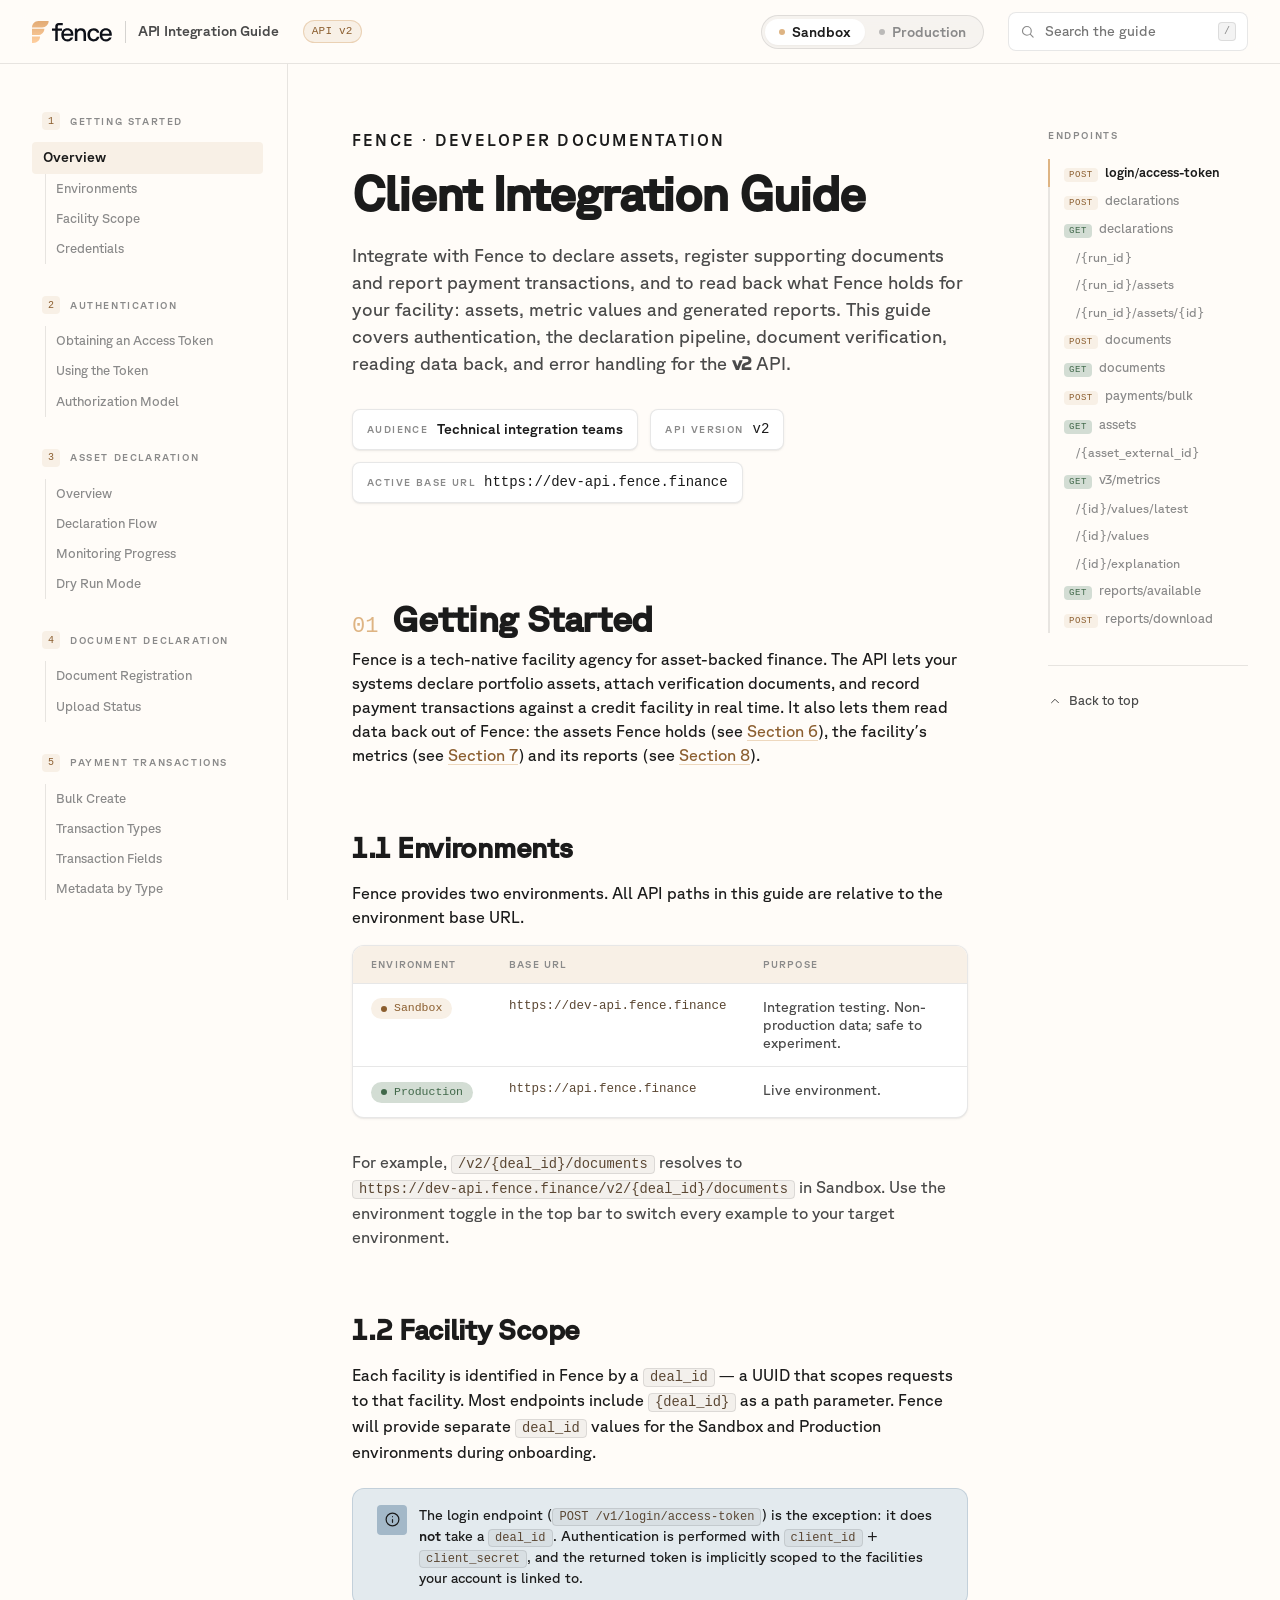
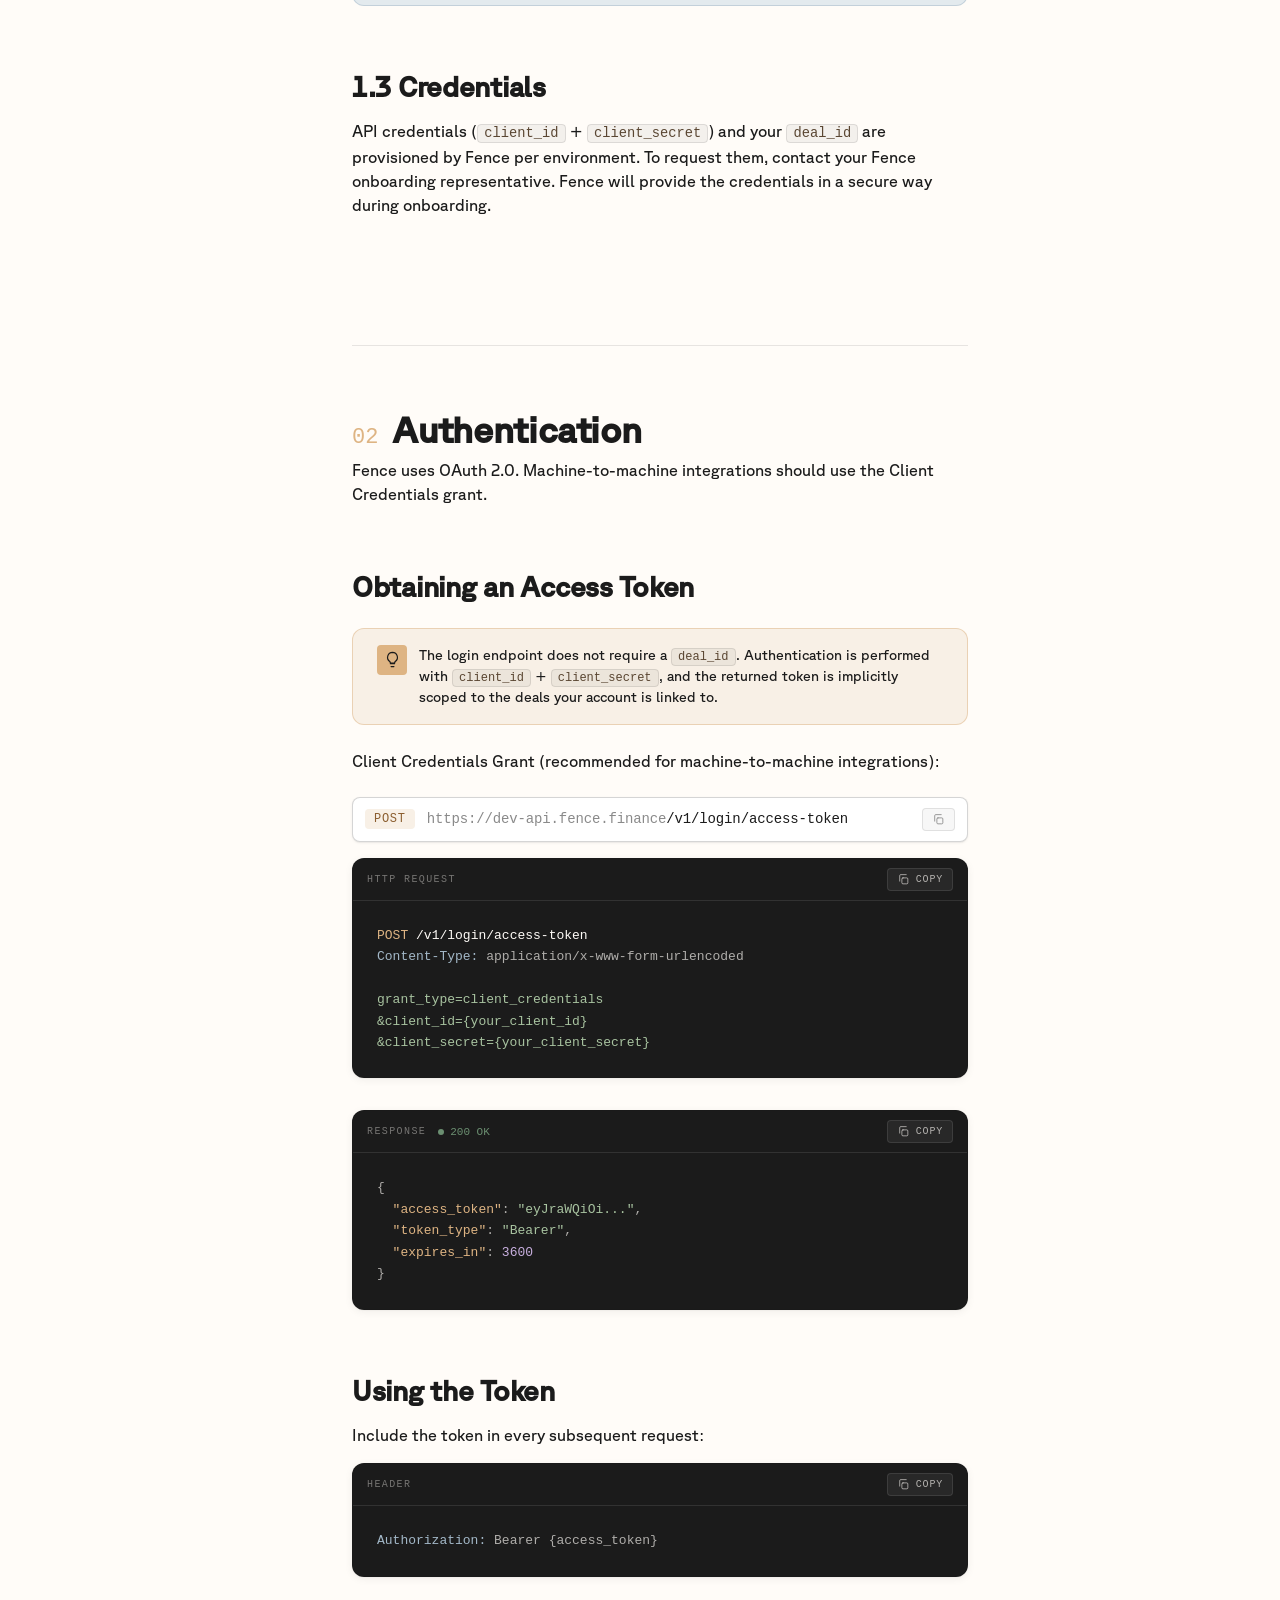
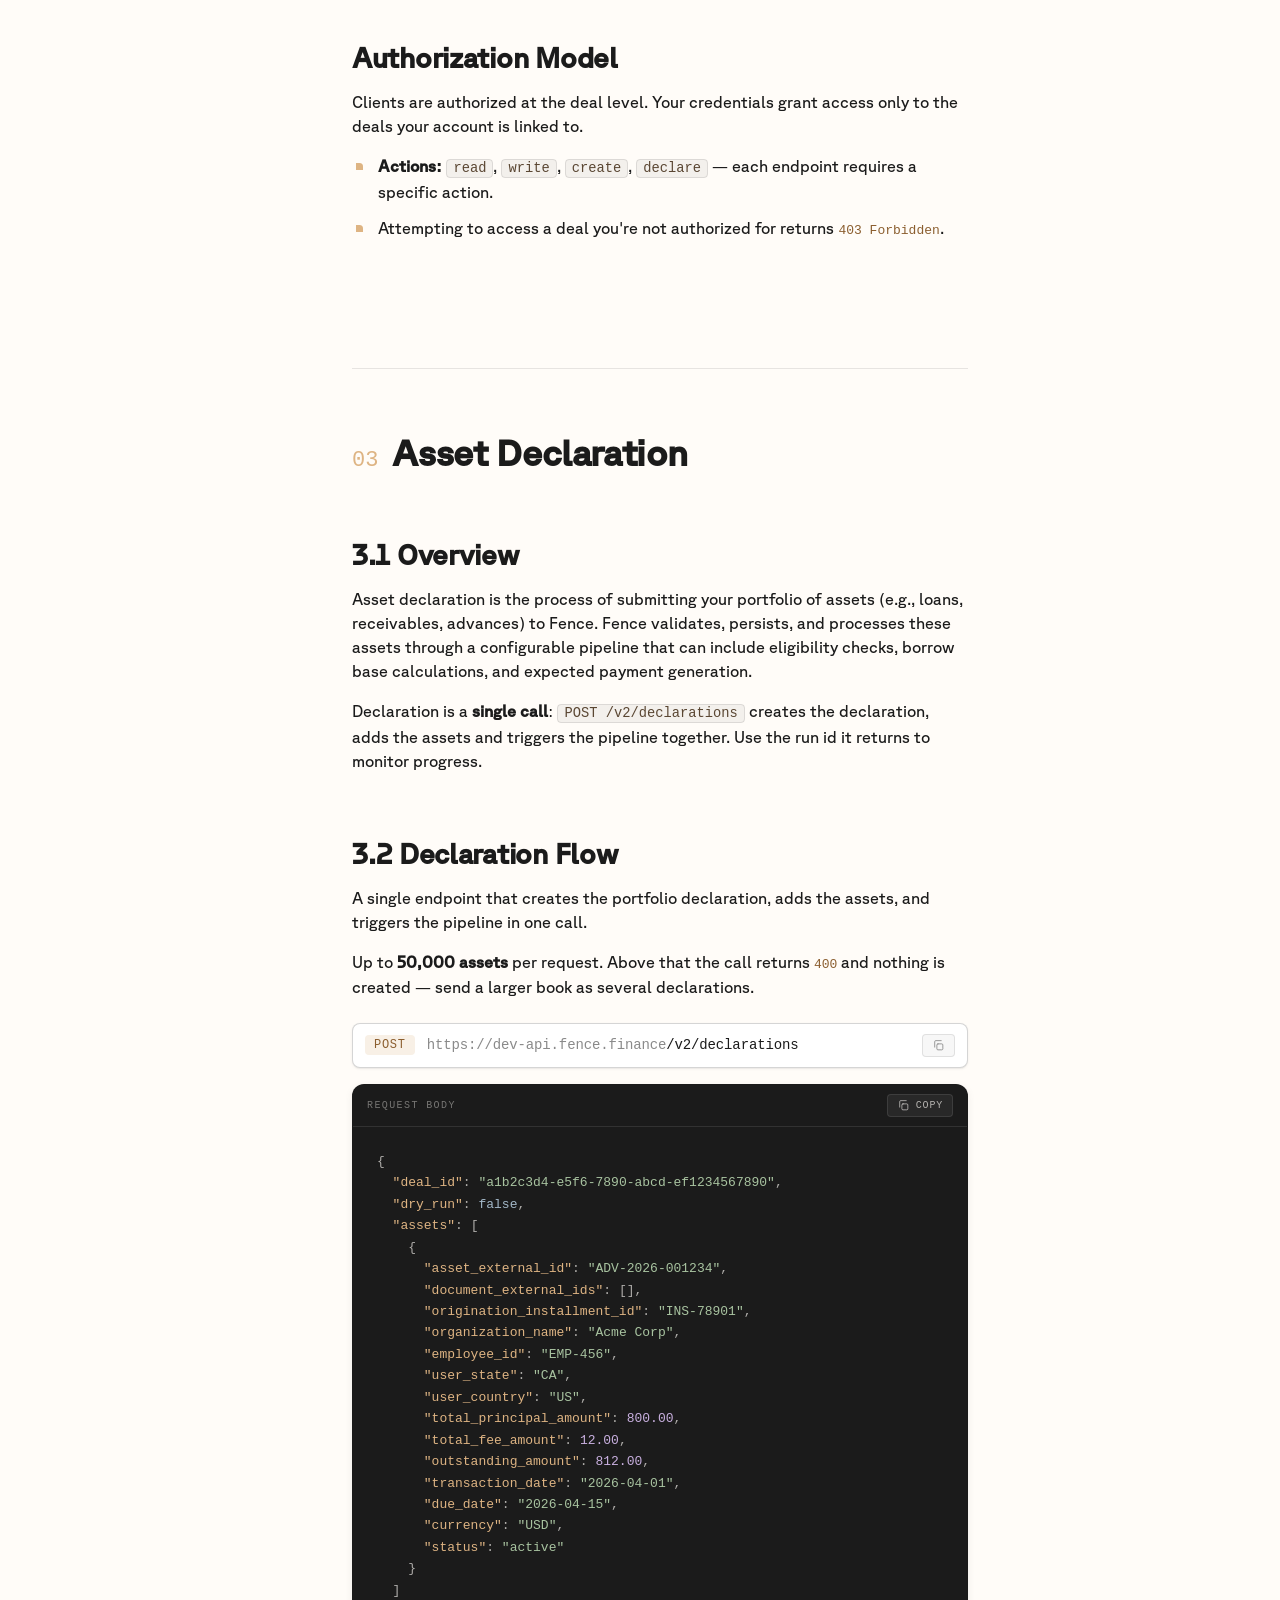
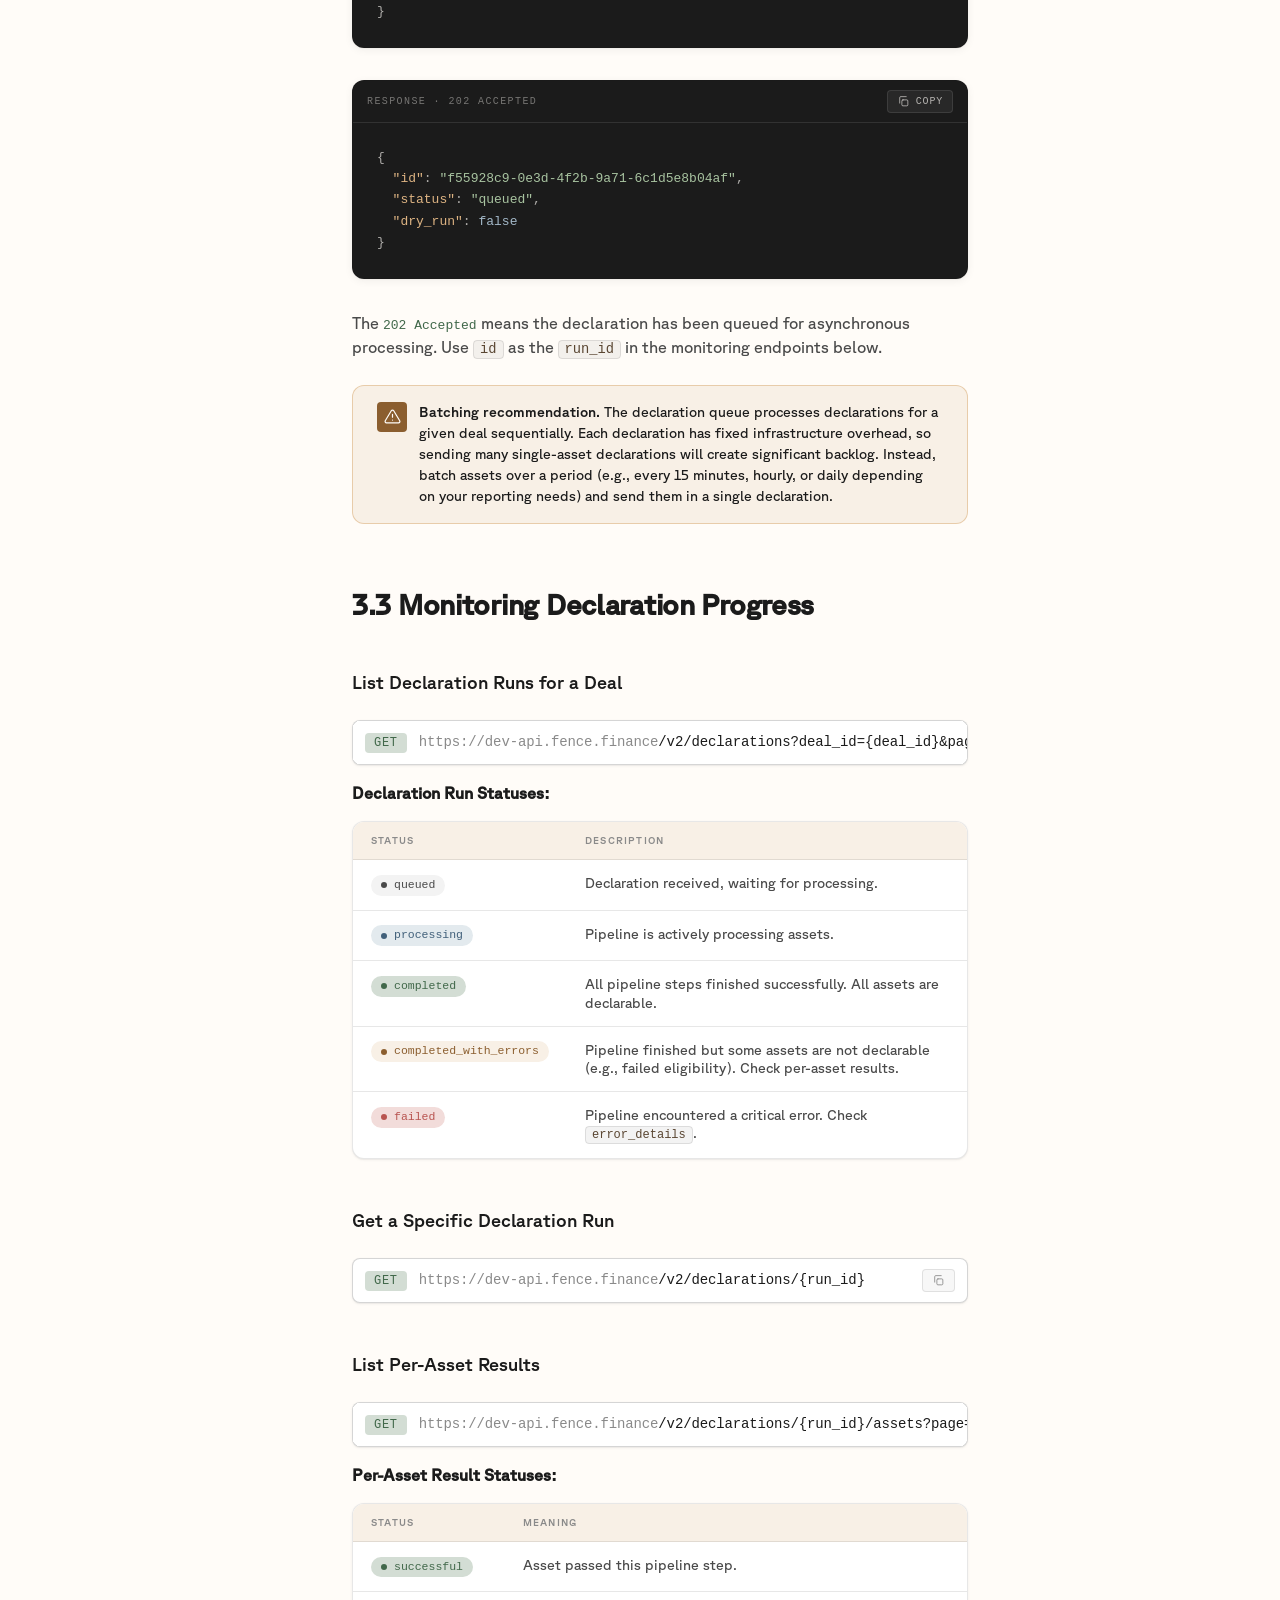
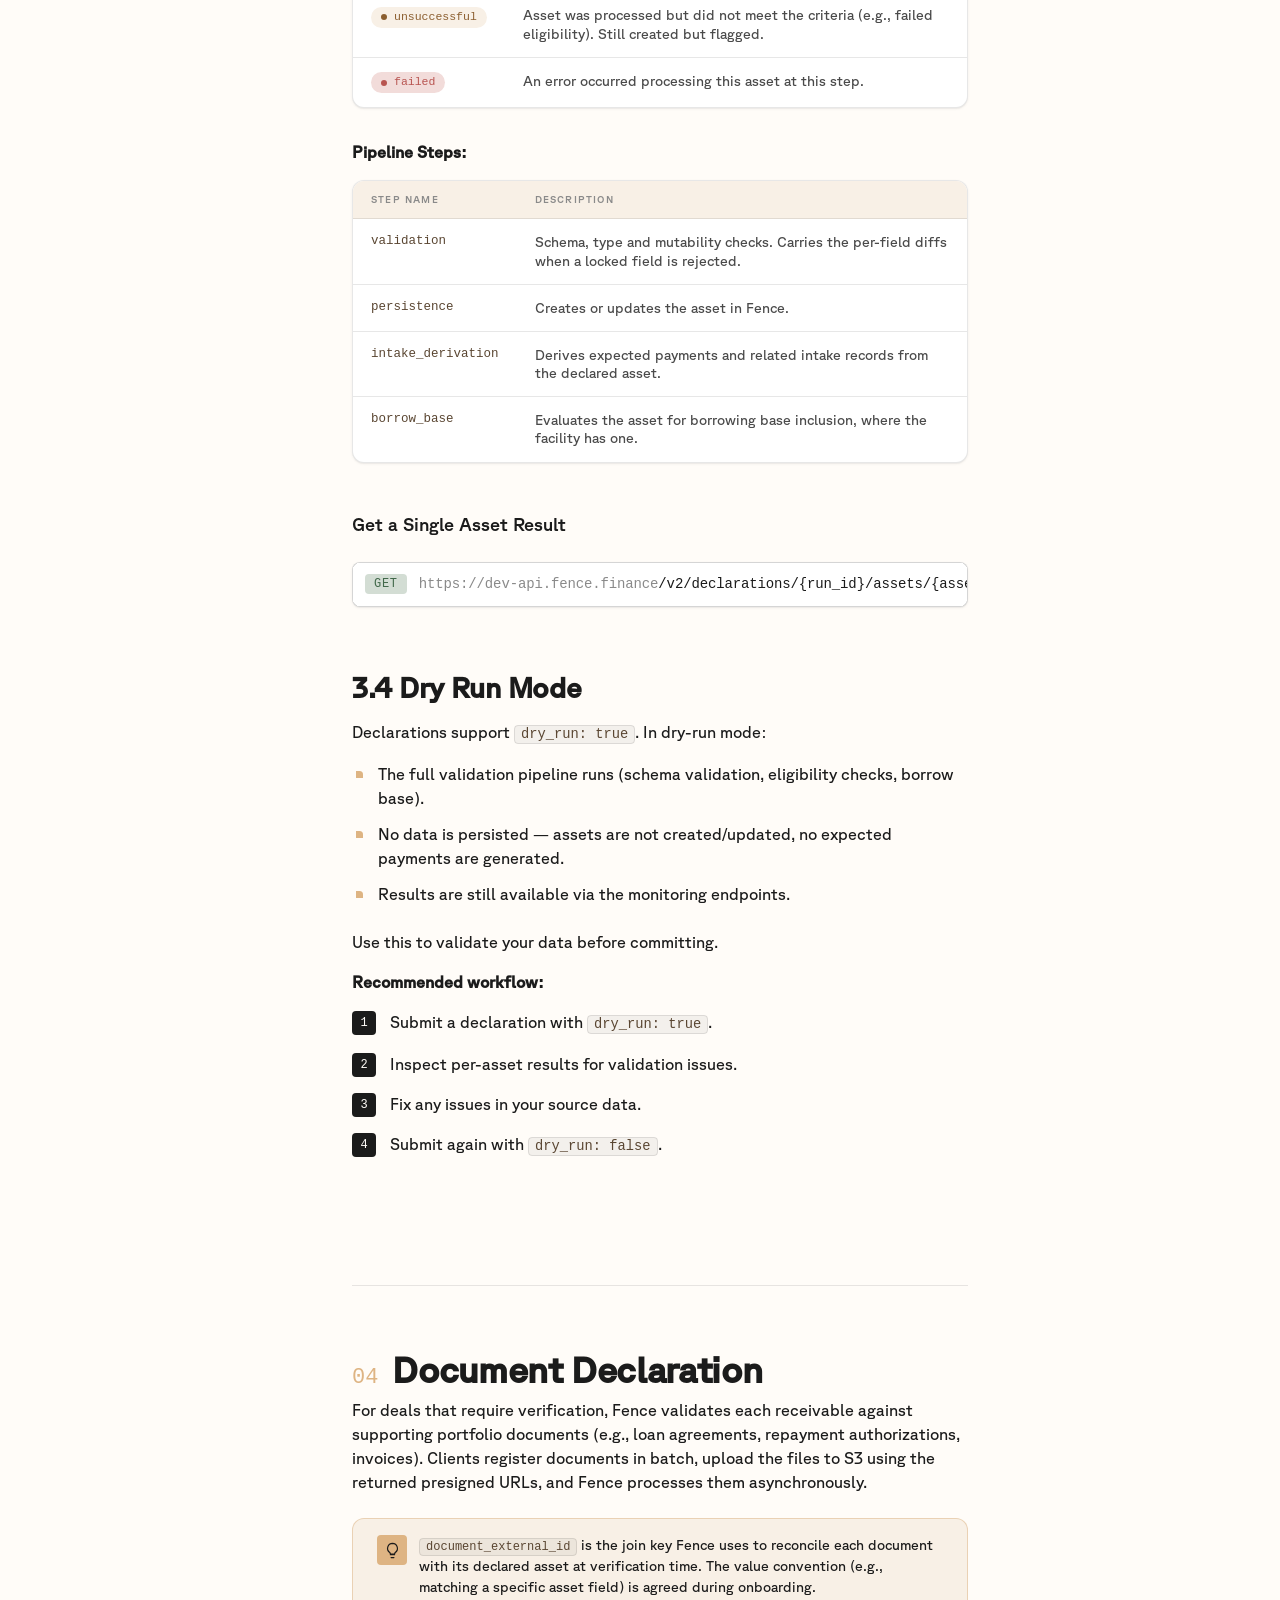
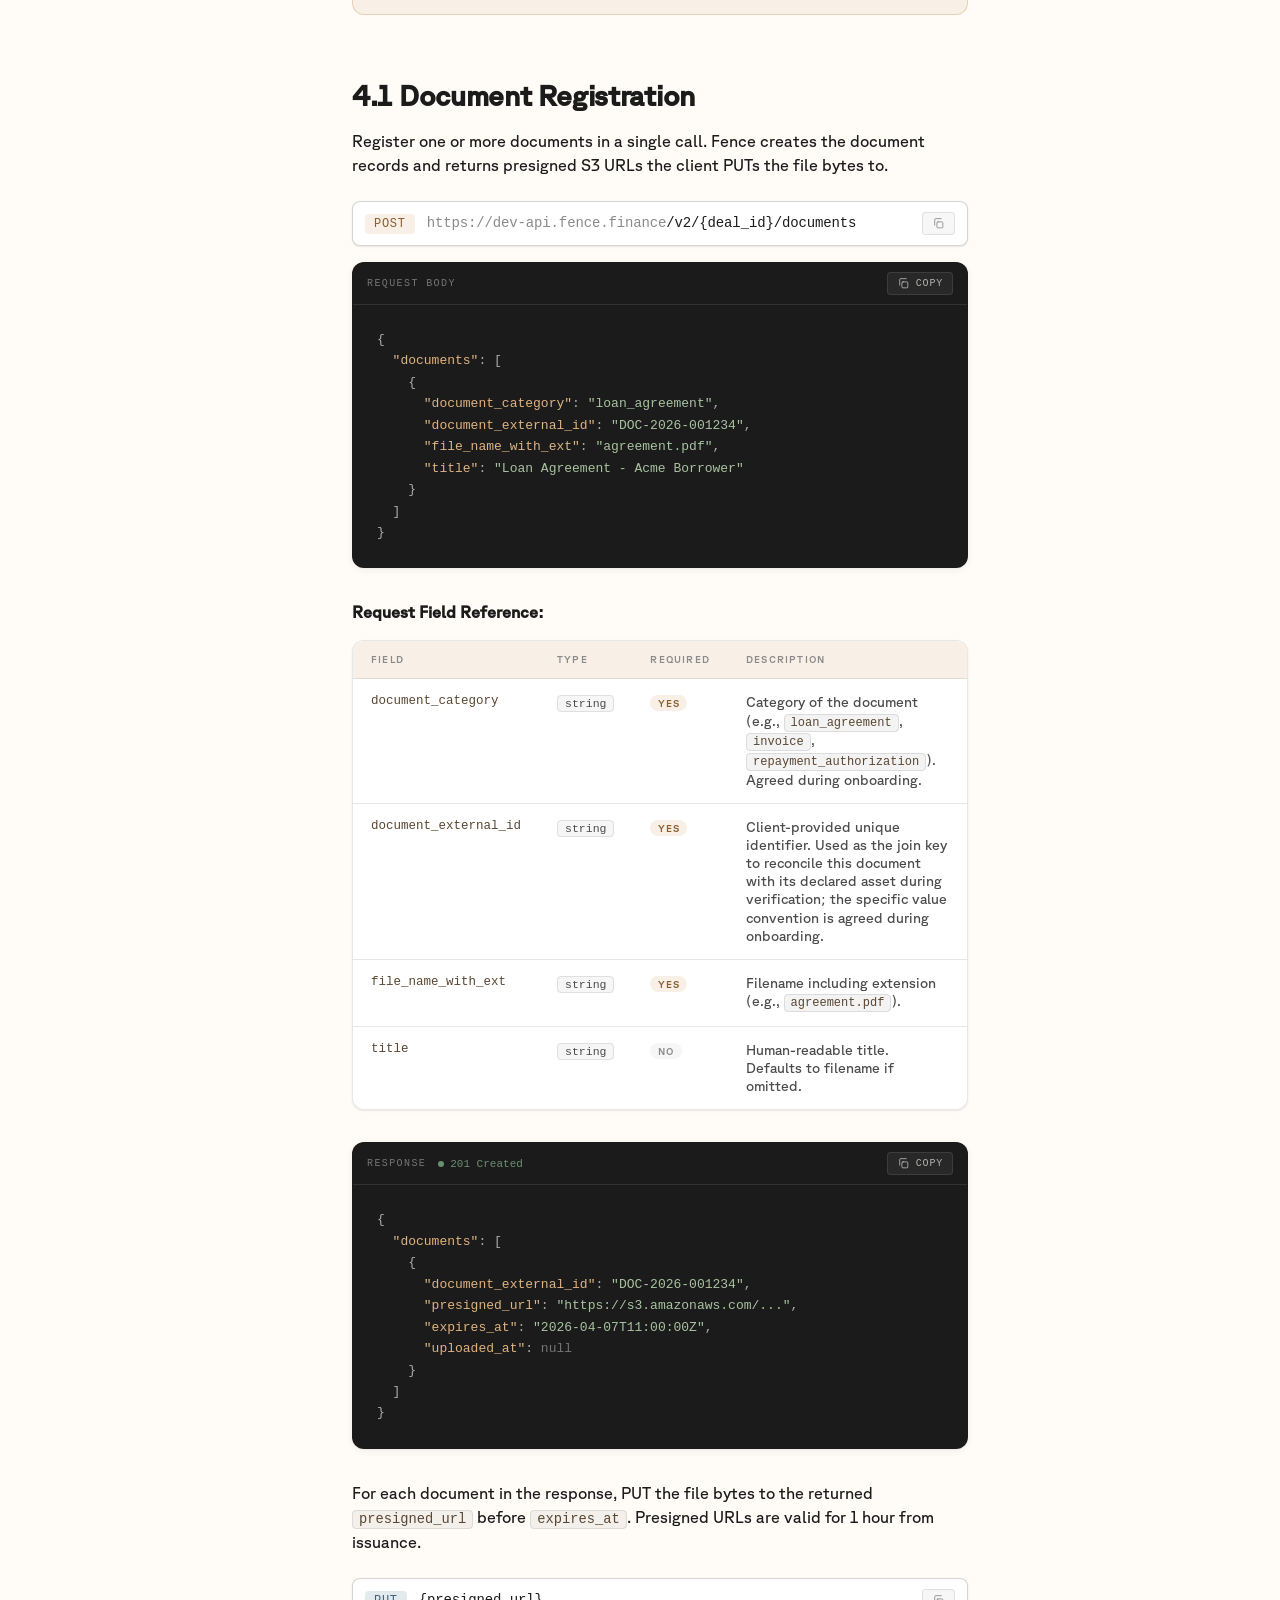
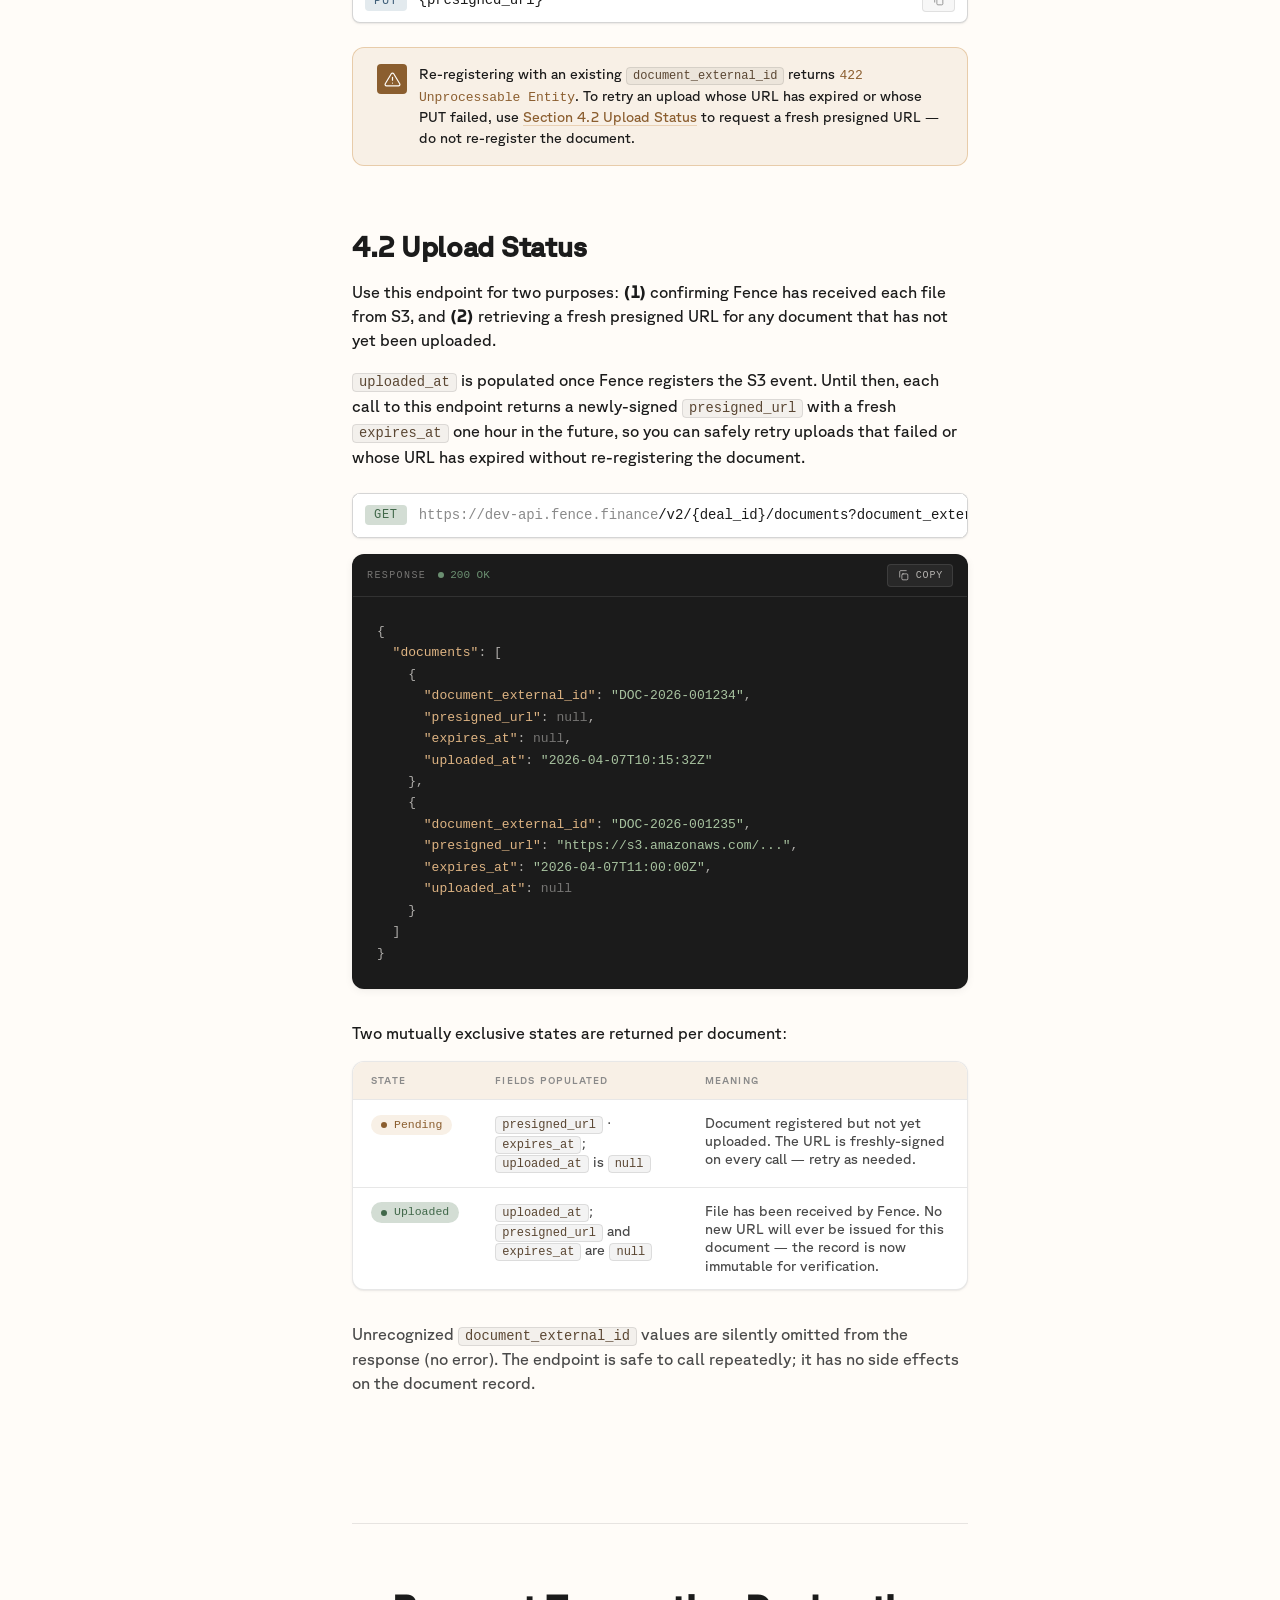
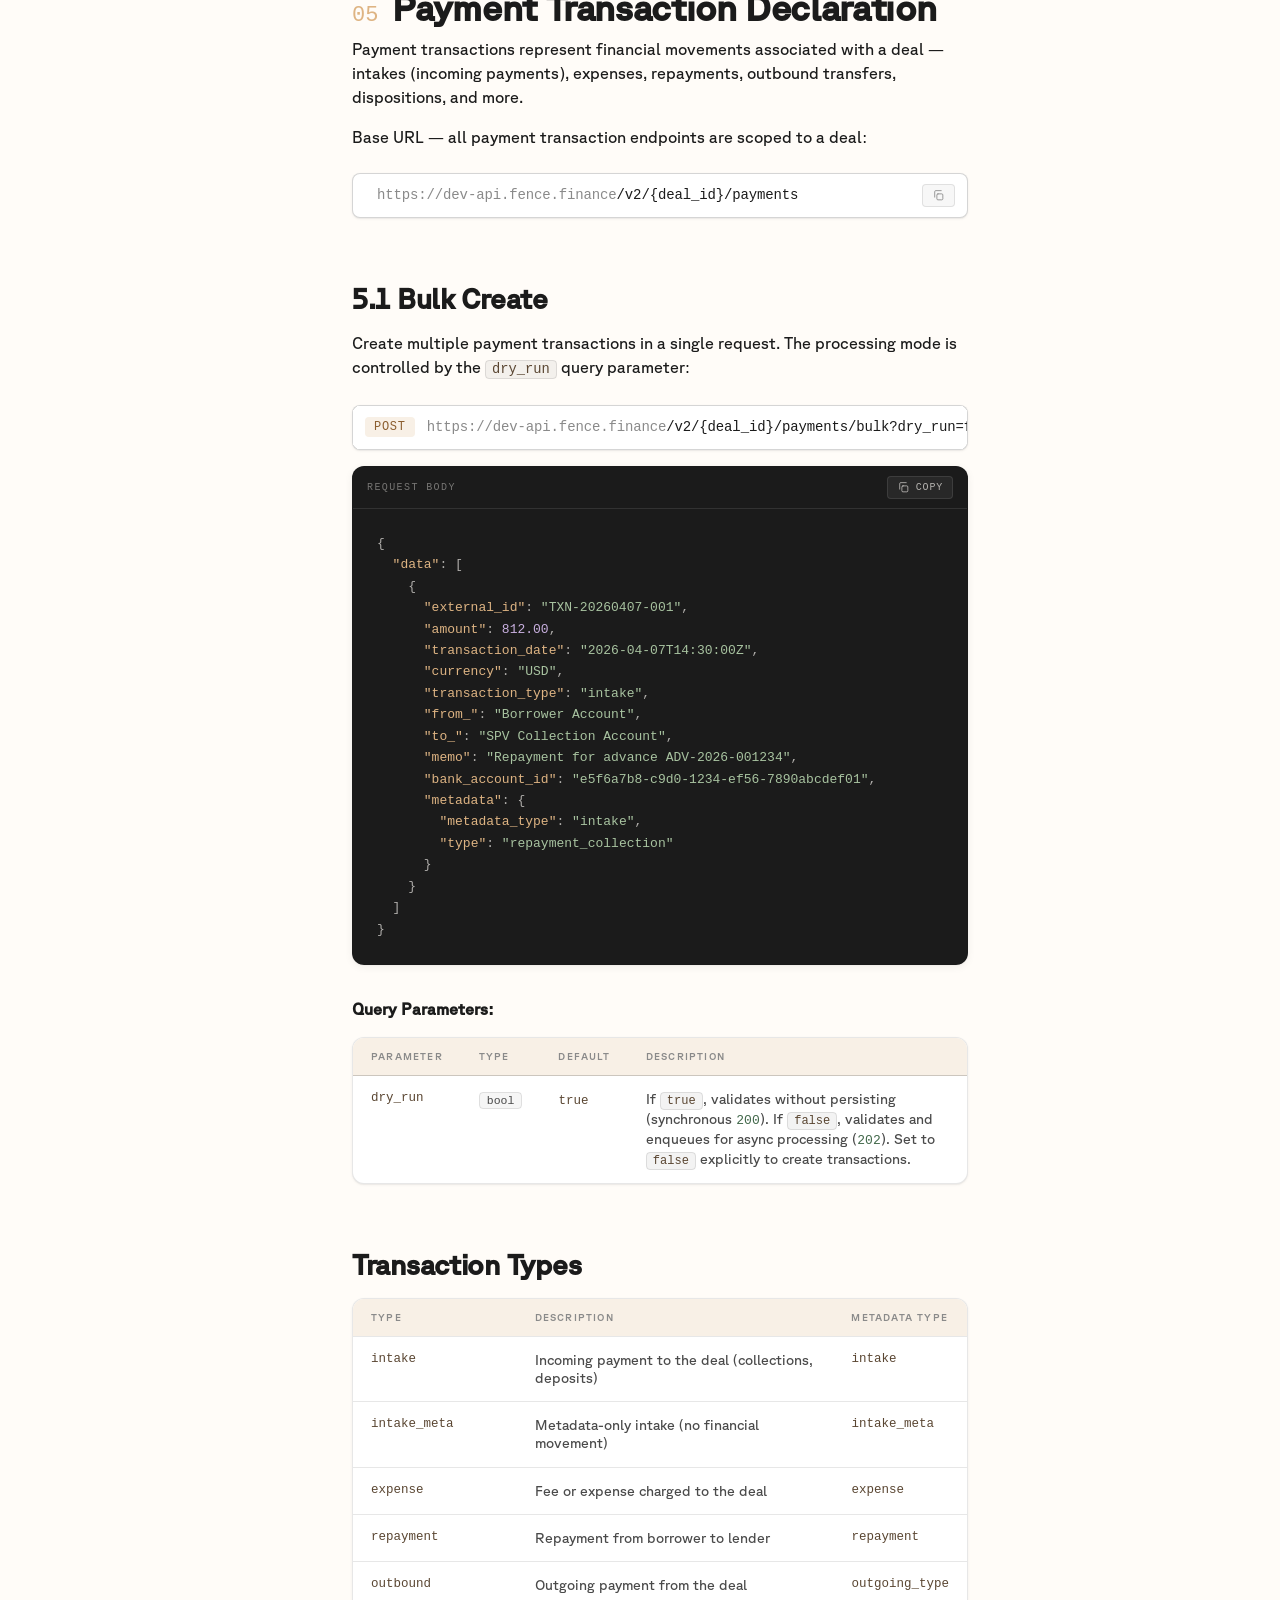
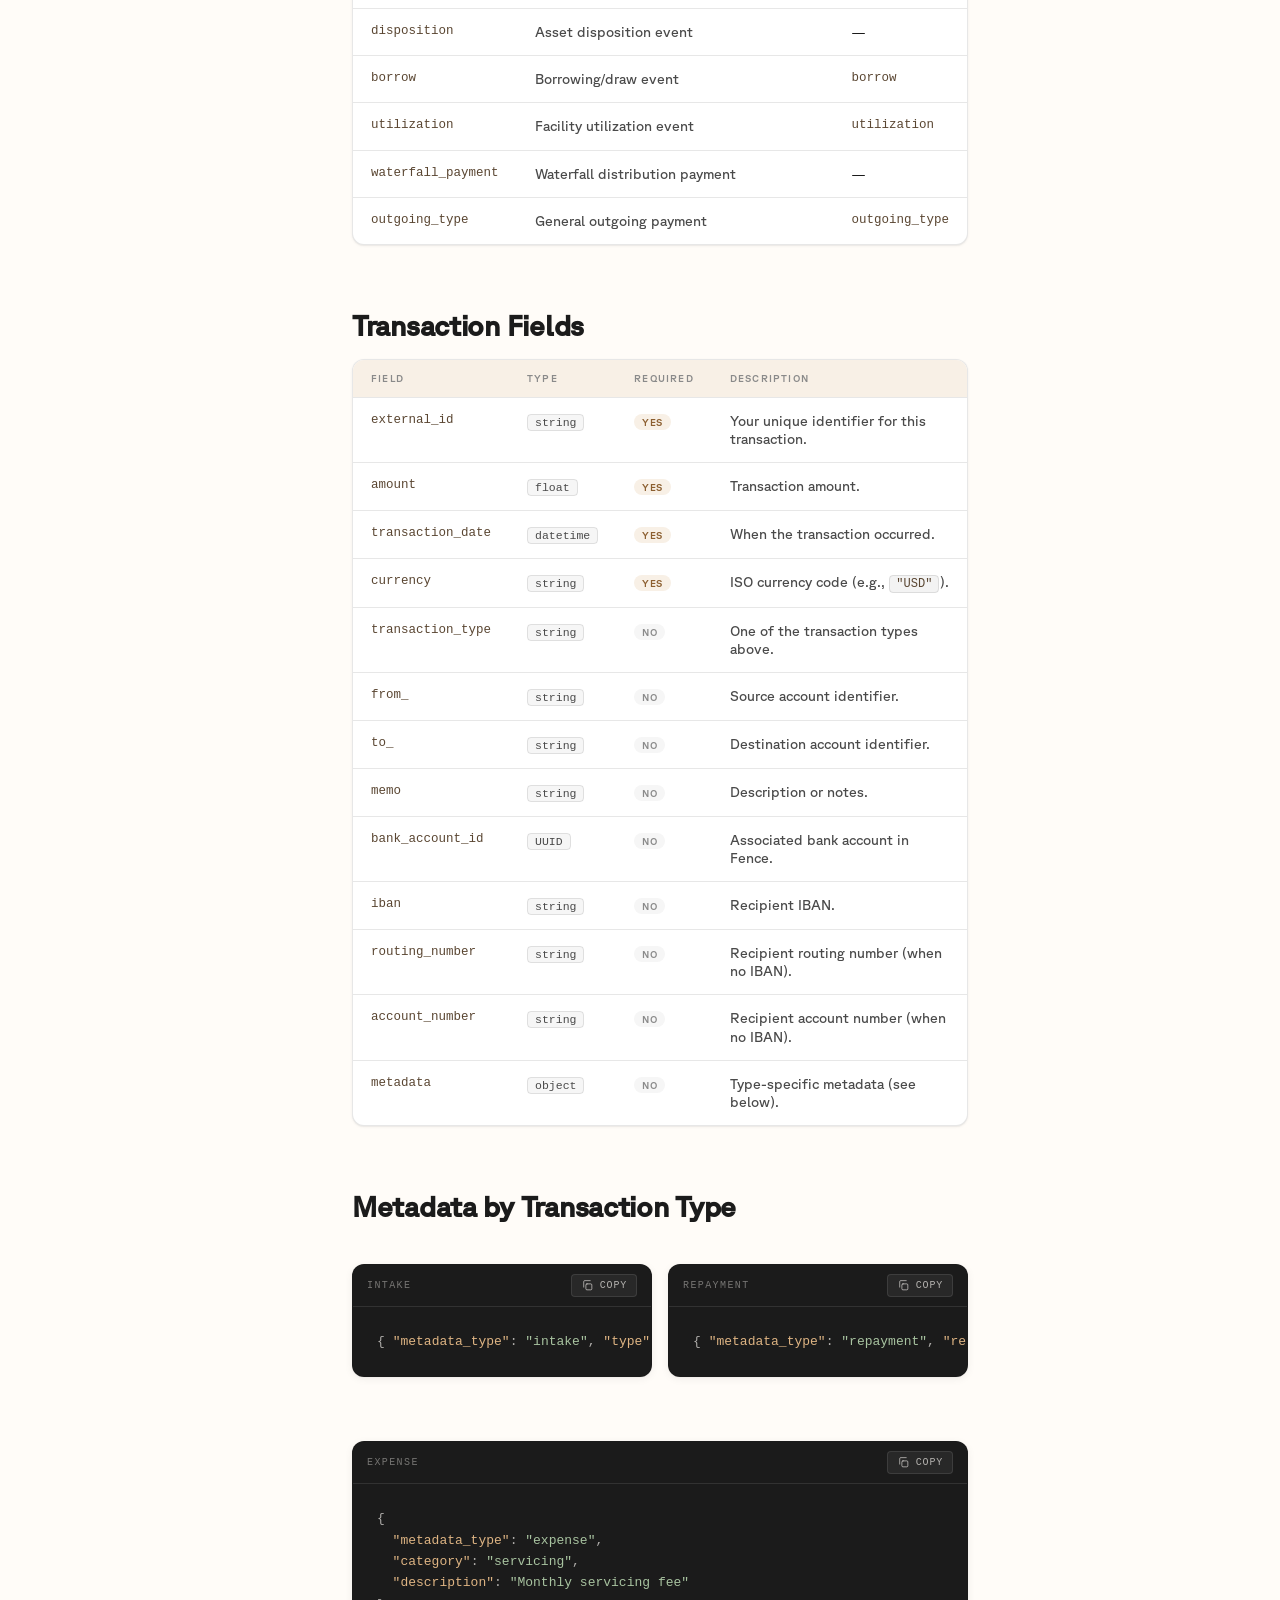
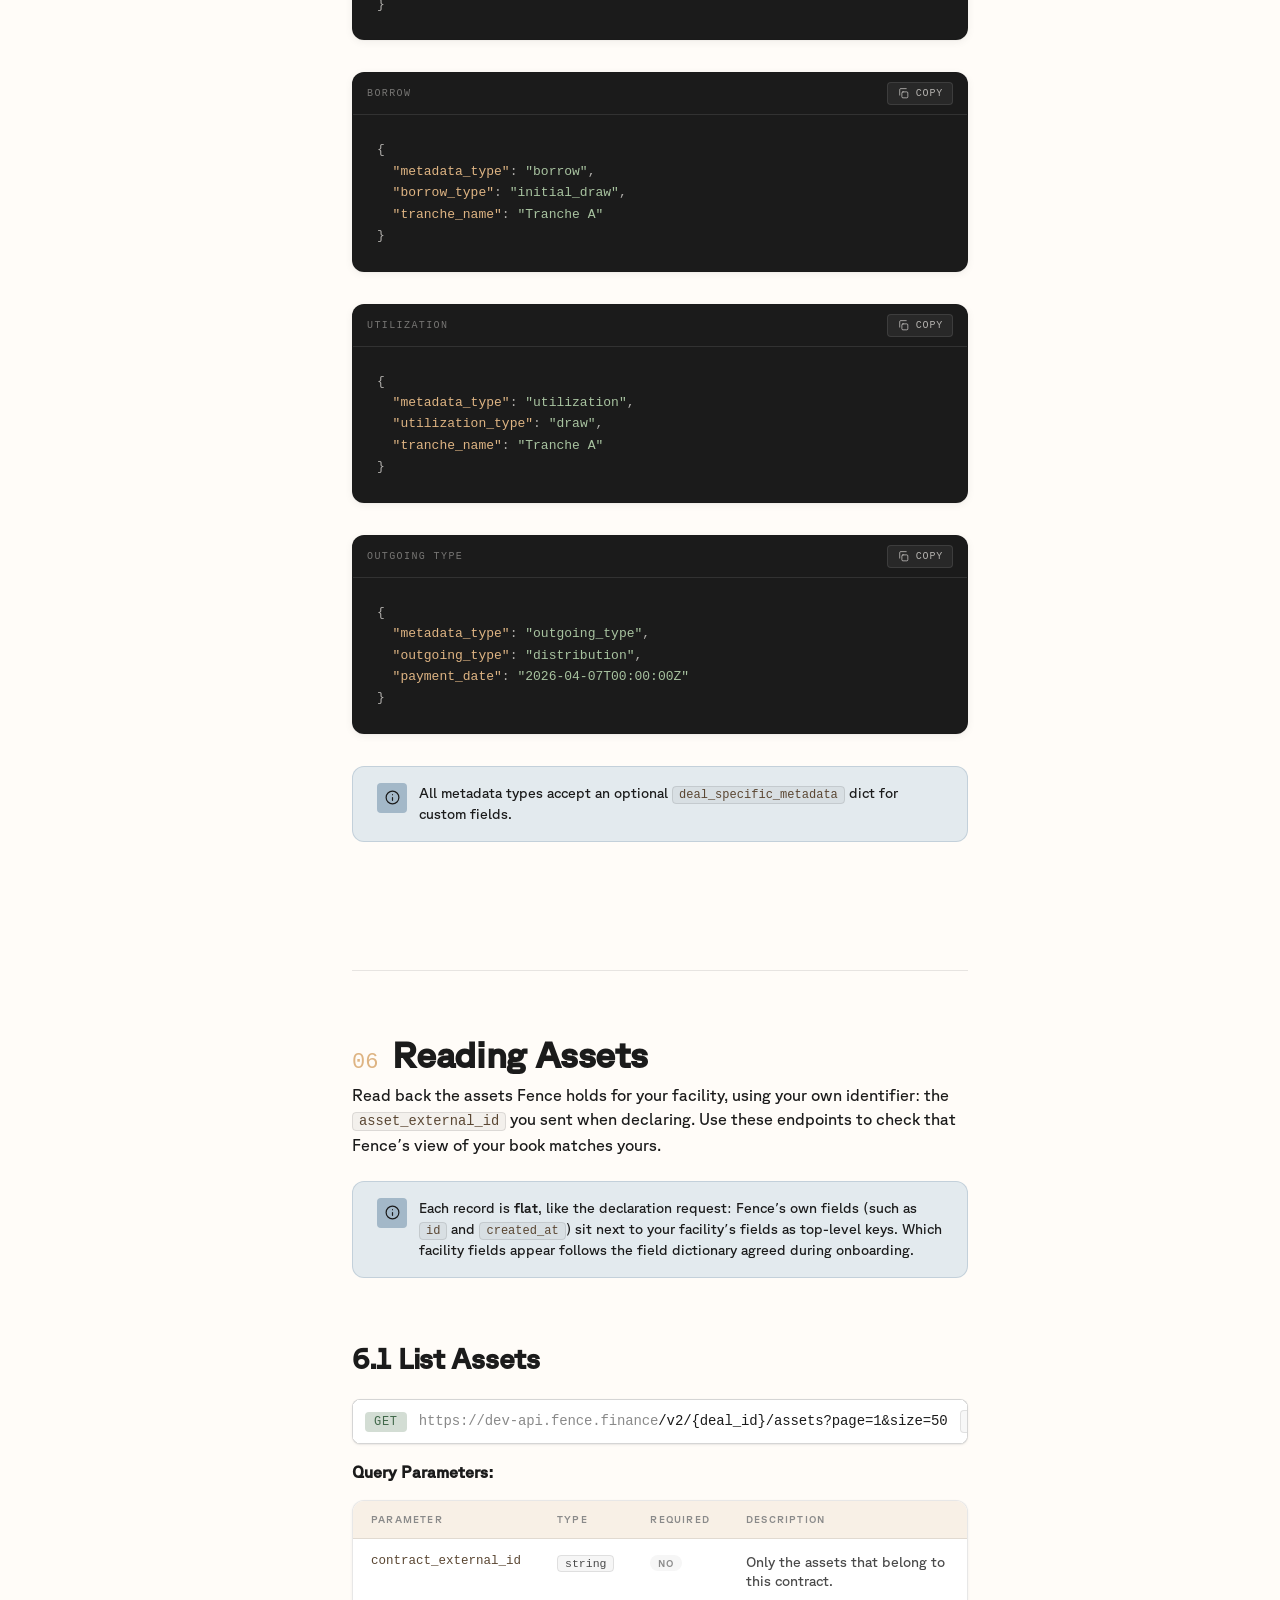
<file: index.html>
<!DOCTYPE html>
<html lang="en">
<head>
<meta charset="UTF-8">
<meta name="viewport" content="width=device-width, initial-scale=1.0">
<title>Fence API — Client Integration Guide</title>
<link rel="icon" type="image/png" href="assets/favicon.png">
<link rel="stylesheet" href="tokens.css">
<link rel="stylesheet" href="docs.css">
</head>
<body>

<!-- ============================ TOP BAR ============================ -->
<header class="topbar">
  <button class="topbar-burger" aria-label="Menu">
    <svg width="18" height="18" viewBox="0 0 24 24" fill="none" stroke="currentColor" stroke-width="1.8" stroke-linecap="round"><path d="M3 6h18M3 12h18M3 18h18"/></svg>
  </button>
  <a class="topbar-brand" href="#top">
    <img src="assets/lockup-color.svg" alt="Fence">
    <span class="div"></span>
    <span class="doc-name">API Integration Guide</span>
  </a>
  <span class="ver-pill">API v2</span>
  <span class="topbar-spacer"></span>
  <div class="env-toggle" role="group" aria-label="Environment">
    <button data-env="sandbox" aria-pressed="true"><span class="dot"></span>Sandbox</button>
    <button data-env="prod" aria-pressed="false"><span class="dot"></span>Production</button>
  </div>
  <label class="topbar-search">
    <svg class="ic" viewBox="0 0 24 24" fill="none" stroke="currentColor" stroke-width="1.8" stroke-linecap="round"><circle cx="11" cy="11" r="7"/><path d="m21 21-4.3-4.3"/></svg>
    <input type="text" placeholder="Search the guide" aria-label="Search">
    <span class="kbd">/</span>
  </label>
</header>

<div class="layout" id="top">

  <!-- ============================ LEFT NAV ============================ -->
  <aside class="nav">
    <nav class="nav-group">
      <p class="nav-group-title"><span class="n">1</span> Getting Started</p>
      <a class="nav-link" href="#getting-started">Overview</a>
      <a class="nav-link sub" href="#environments">Environments</a>
      <a class="nav-link sub" href="#facility-scope">Facility Scope</a>
      <a class="nav-link sub" href="#credentials">Credentials</a>
    </nav>
    <nav class="nav-group">
      <p class="nav-group-title"><span class="n">2</span> Authentication</p>
      <a class="nav-link sub" href="#auth-token">Obtaining an Access Token</a>
      <a class="nav-link sub" href="#using-token">Using the Token</a>
      <a class="nav-link sub" href="#auth-model">Authorization Model</a>
    </nav>
    <nav class="nav-group">
      <p class="nav-group-title"><span class="n">3</span> Asset Declaration</p>
      <a class="nav-link sub" href="#asset-overview">Overview</a>
      <a class="nav-link sub" href="#declaration-flow">Declaration Flow</a>
      <a class="nav-link sub" href="#monitoring">Monitoring Progress</a>
      <a class="nav-link sub" href="#dry-run">Dry Run Mode</a>
    </nav>
    <nav class="nav-group">
      <p class="nav-group-title"><span class="n">4</span> Document Declaration</p>
      <a class="nav-link sub" href="#doc-register">Document Registration</a>
      <a class="nav-link sub" href="#upload-status">Upload Status</a>
    </nav>
    <nav class="nav-group">
      <p class="nav-group-title"><span class="n">5</span> Payment Transactions</p>
      <a class="nav-link sub" href="#payments-bulk">Bulk Create</a>
      <a class="nav-link sub" href="#txn-types">Transaction Types</a>
      <a class="nav-link sub" href="#txn-fields">Transaction Fields</a>
      <a class="nav-link sub" href="#txn-metadata">Metadata by Type</a>
    </nav>
    <nav class="nav-group">
      <p class="nav-group-title"><span class="n">6</span> Reading Assets</p>
      <a class="nav-link sub" href="#assets-list">List Assets</a>
      <a class="nav-link sub" href="#assets-get">Get an Asset</a>
    </nav>
    <nav class="nav-group">
      <p class="nav-group-title"><span class="n">7</span> Reading Metrics</p>
      <a class="nav-link sub" href="#metrics-overview">Overview</a>
      <a class="nav-link sub" href="#metrics-list">List Metrics</a>
      <a class="nav-link sub" href="#metrics-latest">Latest Value</a>
      <a class="nav-link sub" href="#metrics-history">Value History</a>
      <a class="nav-link sub" href="#metrics-explanation">Explanation</a>
      <a class="nav-link sub" href="#metrics-value-types">Value Types</a>
    </nav>
    <nav class="nav-group">
      <p class="nav-group-title"><span class="n">8</span> Downloading Reports</p>
      <a class="nav-link sub" href="#reports-available">Available Reports</a>
      <a class="nav-link sub" href="#reports-download">Download a Report</a>
    </nav>
    <nav class="nav-group">
      <p class="nav-group-title"><span class="n">9</span> Schemas Reference</p>
      <a class="nav-link sub" href="#schemas">All Schemas</a>
      <a class="nav-link sub" href="#currencies">Supported Currencies</a>
    </nav>
    <nav class="nav-group">
      <p class="nav-group-title"><span class="n">10</span> Error Handling</p>
      <a class="nav-link sub" href="#status-codes">HTTP Status Codes</a>
      <a class="nav-link sub" href="#pagination">Pagination</a>
      <a class="nav-link sub" href="#idempotency">Idempotency</a>
      <a class="nav-link sub" href="#polling">Polling Strategy</a>
    </nav>
  </aside>

  <!-- ============================ CONTENT ============================ -->
  <main class="content">

    <!-- HERO -->
    <div class="hero">
      <div class="hero-leaf"></div>
      <p class="eyebrow">Fence · Developer Documentation</p>
      <h1>Client Integration Guide</h1>
      <p class="lede">Integrate with Fence to declare assets, register supporting documents and report payment transactions, and to read back what Fence holds for your facility: assets, metric values and generated reports. This guide covers authentication, the declaration pipeline, document verification, reading data back, and error handling for the <strong>v2</strong> API.</p>
      <div class="hero-meta">
        <span class="meta-chip"><span class="k">Audience</span><span class="v">Technical integration teams</span></span>
        <span class="meta-chip"><span class="k">API Version</span><span class="v mono">v2</span></span>
        <span class="meta-chip"><span class="k">Active Base URL</span><span class="v mono env-base">https://dev-api.fence.finance</span></span>
      </div>
    </div>

    <!-- ============ 1. GETTING STARTED ============ -->
    <section id="getting-started">
      <h2 class="sec"><span class="num">01</span> Getting Started</h2>
      <p class="sec-intro">Fence is a tech-native facility agency for asset-backed finance. The API lets your systems declare portfolio assets, attach verification documents, and record payment transactions against a credit facility in real time. It also lets them read data back out of Fence: the assets Fence holds (see <a class="inline" href="#read-back">Section 6</a>), the facility’s metrics (see <a class="inline" href="#metrics">Section 7</a>) and its reports (see <a class="inline" href="#reports">Section 8</a>).</p>

      <h3 class="sub" id="environments">1.1 Environments</h3>
      <p>Fence provides two environments. All API paths in this guide are relative to the environment base URL.</p>
      <div class="table-wrap">
        <table class="fence-table">
          <thead><tr><th>Environment</th><th>Base URL</th><th>Purpose</th></tr></thead>
          <tbody>
            <tr>
              <td><span class="sbadge warn"><span class="dot"></span>Sandbox</span></td>
              <td class="mono nowrap">https://dev-api.fence.finance</td>
              <td><span class="desc">Integration testing. Non-production data; safe to experiment.</span></td>
            </tr>
            <tr>
              <td><span class="sbadge ok"><span class="dot"></span>Production</span></td>
              <td class="mono nowrap">https://api.fence.finance</td>
              <td><span class="desc">Live environment.</span></td>
            </tr>
          </tbody>
        </table>
      </div>
      <p class="muted">For example, <code class="tok">/v2/{deal_id}/documents</code> resolves to <code class="tok"><span class="env-base">https://dev-api.fence.finance</span>/v2/{deal_id}/documents</code> in <span class="env-name">Sandbox</span>. Use the environment toggle in the top bar to switch every example to your target environment.</p>

      <h3 class="sub" id="facility-scope">1.2 Facility Scope</h3>
      <p>Each facility is identified in Fence by a <code class="tok">deal_id</code> — a UUID that scopes requests to that facility. Most endpoints include <code class="tok">{deal_id}</code> as a path parameter. Fence will provide separate <code class="tok">deal_id</code> values for the Sandbox and Production environments during onboarding.</p>
      <div class="callout note">
        <span class="ic-wrap"><svg class="ic" viewBox="0 0 24 24" fill="none" stroke="currentColor" stroke-width="1.7" stroke-linecap="round" stroke-linejoin="round"><circle cx="12" cy="12" r="9"/><path d="M12 16v-4M12 8h.01"/></svg></span>
        <div class="body">The login endpoint (<code class="tok">POST /v1/login/access-token</code>) is the exception: it does <strong>not</strong> take a <code class="tok">deal_id</code>. Authentication is performed with <code class="tok">client_id</code> + <code class="tok">client_secret</code>, and the returned token is implicitly scoped to the facilities your account is linked to.</div>
      </div>

      <h3 class="sub" id="credentials">1.3 Credentials</h3>
      <p>API credentials (<code class="tok">client_id</code> + <code class="tok">client_secret</code>) and your <code class="tok">deal_id</code> are provisioned by Fence per environment. To request them, contact your Fence onboarding representative. Fence will provide the credentials in a secure way during onboarding.</p>
    </section>

    <hr class="sec-divider">

    <!-- ============ 2. AUTHENTICATION ============ -->
    <section id="authentication">
      <h2 class="sec"><span class="num">02</span> Authentication</h2>
      <p class="sec-intro">Fence uses OAuth 2.0. Machine-to-machine integrations should use the Client Credentials grant.</p>

      <h3 class="sub" id="auth-token">Obtaining an Access Token</h3>
      <div class="callout tip">
        <span class="ic-wrap"><svg class="ic" viewBox="0 0 24 24" fill="none" stroke="currentColor" stroke-width="1.7" stroke-linecap="round" stroke-linejoin="round"><path d="M9 18h6M10 22h4M12 2a7 7 0 0 0-4 12.7c.6.5 1 1.3 1 2.1V17h6v-.2c0-.8.4-1.6 1-2.1A7 7 0 0 0 12 2Z"/></svg></span>
        <div class="body">The login endpoint does not require a <code class="tok">deal_id</code>. Authentication is performed with <code class="tok">client_id</code> + <code class="tok">client_secret</code>, and the returned token is implicitly scoped to the deals your account is linked to.</div>
      </div>
      <p>Client Credentials Grant (recommended for machine-to-machine integrations):</p>
      <div class="endpoint">
        <span class="method post">POST</span>
        <span class="path"><span class="base env-base">https://dev-api.fence.finance</span>/v1/login/access-token</span>
        <button class="copy light copy-ep" data-copy="endpoint" aria-label="Copy endpoint"></button>
      </div>
      <div class="code">
        <div class="code-head"><span class="lang">HTTP Request</span><button class="copy" data-copy="code" data-label="Copy"></button></div>
        <pre><code data-lang="http">POST /v1/login/access-token
Content-Type: application/x-www-form-urlencoded

grant_type=client_credentials
&client_id={your_client_id}
&client_secret={your_client_secret}</code></pre>
      </div>
      <div class="code">
        <div class="code-head"><span class="lang">Response</span><span class="resp"><span class="dot"></span>200 OK</span><button class="copy" data-copy="code" data-label="Copy"></button></div>
        <pre><code data-lang="json">{
  "access_token": "eyJraWQiOi...",
  "token_type": "Bearer",
  "expires_in": 3600
}</code></pre>
      </div>

      <h3 class="sub" id="using-token">Using the Token</h3>
      <p>Include the token in every subsequent request:</p>
      <div class="code">
        <div class="code-head"><span class="lang">Header</span><button class="copy" data-copy="code" data-label="Copy"></button></div>
        <pre><code data-lang="http">Authorization: Bearer {access_token}</code></pre>
      </div>

      <h3 class="sub" id="auth-model">Authorization Model</h3>
      <p>Clients are authorized at the deal level. Your credentials grant access only to the deals your account is linked to.</p>
      <ul class="fence-list">
        <li><strong>Actions:</strong> <code class="tok">read</code>, <code class="tok">write</code>, <code class="tok">create</code>, <code class="tok">declare</code> — each endpoint requires a specific action.</li>
        <li>Attempting to access a deal you're not authorized for returns <span class="httpcode s4">403 Forbidden</span>.</li>
      </ul>
    </section>

    <hr class="sec-divider">

    <!-- ============ 3. ASSET DECLARATION ============ -->
    <section id="asset-declaration">
      <h2 class="sec"><span class="num">03</span> Asset Declaration</h2>

      <h3 class="sub" id="asset-overview">3.1 Overview</h3>
      <p>Asset declaration is the process of submitting your portfolio of assets (e.g., loans, receivables, advances) to Fence. Fence validates, persists, and processes these assets through a configurable pipeline that can include eligibility checks, borrow base calculations, and expected payment generation.</p>
      <p>Declaration is a <strong>single call</strong>: <code class="tok">POST /v2/declarations</code> creates the declaration, adds the assets and triggers the pipeline together. Use the run id it returns to monitor progress.</p>

      <h3 class="sub" id="declaration-flow">3.2 Declaration Flow</h3>
      <p>A single endpoint that creates the portfolio declaration, adds the assets, and triggers the pipeline in one call.</p>
      <p>Up to <strong>50,000 assets</strong> per request. Above that the call returns <span class="httpcode s4">400</span> and nothing is created — send a larger book as several declarations.</p>
      <div class="endpoint">
        <span class="method post">POST</span>
        <span class="path"><span class="base env-base">https://dev-api.fence.finance</span>/v2/declarations</span>
        <button class="copy light copy-ep" data-copy="endpoint" aria-label="Copy endpoint"></button>
      </div>
      <div class="code">
        <div class="code-head"><span class="lang">Request Body</span><button class="copy" data-copy="code" data-label="Copy"></button></div>
        <pre><code data-lang="json">{
  "deal_id": "a1b2c3d4-e5f6-7890-abcd-ef1234567890",
  "dry_run": false,
  "assets": [
    {
      "asset_external_id": "ADV-2026-001234",
      "document_external_ids": [],
      "origination_installment_id": "INS-78901",
      "organization_name": "Acme Corp",
      "employee_id": "EMP-456",
      "user_state": "CA",
      "user_country": "US",
      "total_principal_amount": 800.00,
      "total_fee_amount": 12.00,
      "outstanding_amount": 812.00,
      "transaction_date": "2026-04-01",
      "due_date": "2026-04-15",
      "currency": "USD",
      "status": "active"
    }
  ]
}</code></pre>
      </div>
      <div class="code">
        <div class="code-head"><span class="lang">Response · 202 Accepted</span><button class="copy" data-copy="code" data-label="Copy"></button></div>
        <pre><code data-lang="json">{
  "id": "f55928c9-0e3d-4f2b-9a71-6c1d5e8b04af",
  "status": "queued",
  "dry_run": false
}</code></pre>
      </div>
      <p class="muted">The <span class="httpcode s2">202 Accepted</span> means the declaration has been queued for asynchronous processing. Use <code class="tok">id</code> as the <code class="tok">run_id</code> in the monitoring endpoints below.</p>
      <div class="callout warn">
        <span class="ic-wrap"><svg class="ic" viewBox="0 0 24 24" fill="none" stroke="currentColor" stroke-width="1.7" stroke-linecap="round" stroke-linejoin="round"><path d="M12 9v4M12 17h.01M10.3 3.9 1.8 18a2 2 0 0 0 1.7 3h17a2 2 0 0 0 1.7-3L13.7 3.9a2 2 0 0 0-3.4 0Z"/></svg></span>
        <div class="body"><strong>Batching recommendation.</strong> The declaration queue processes declarations for a given deal sequentially. Each declaration has fixed infrastructure overhead, so sending many single-asset declarations will create significant backlog. Instead, batch assets over a period (e.g., every 15 minutes, hourly, or daily depending on your reporting needs) and send them in a single declaration.</div>
      </div>

      <h3 class="sub" id="monitoring">3.3 Monitoring Declaration Progress</h3>

      <h4 class="subsub" id="list-runs">List Declaration Runs for a Deal</h4>
      <div class="endpoint">
        <span class="method get">GET</span>
        <span class="path"><span class="base env-base">https://dev-api.fence.finance</span>/v2/declarations?deal_id={deal_id}&page=1&page_size=100</span>
        <button class="copy light copy-ep" data-copy="endpoint" aria-label="Copy endpoint"></button>
      </div>
      <p><strong>Declaration Run Statuses:</strong></p>
      <div class="table-wrap">
        <table class="fence-table">
          <thead><tr><th>Status</th><th>Description</th></tr></thead>
          <tbody>
            <tr><td><span class="sbadge neutral"><span class="dot"></span>queued</span></td><td><span class="desc">Declaration received, waiting for processing.</span></td></tr>
            <tr><td><span class="sbadge info"><span class="dot"></span>processing</span></td><td><span class="desc">Pipeline is actively processing assets.</span></td></tr>
            <tr><td><span class="sbadge ok"><span class="dot"></span>completed</span></td><td><span class="desc">All pipeline steps finished successfully. All assets are declarable.</span></td></tr>
            <tr><td><span class="sbadge warn"><span class="dot"></span>completed_with_errors</span></td><td><span class="desc">Pipeline finished but some assets are not declarable (e.g., failed eligibility). Check per-asset results.</span></td></tr>
            <tr><td><span class="sbadge danger"><span class="dot"></span>failed</span></td><td><span class="desc">Pipeline encountered a critical error. Check <code class="tok">error_details</code>.</span></td></tr>
          </tbody>
        </table>
      </div>

      <h4 class="subsub" id="get-run">Get a Specific Declaration Run</h4>
      <div class="endpoint">
        <span class="method get">GET</span>
        <span class="path"><span class="base env-base">https://dev-api.fence.finance</span>/v2/declarations/{run_id}</span>
        <button class="copy light copy-ep" data-copy="endpoint" aria-label="Copy endpoint"></button>
      </div>

      <h4 class="subsub" id="list-assets">List Per-Asset Results</h4>
      <div class="endpoint">
        <span class="method get">GET</span>
        <span class="path"><span class="base env-base">https://dev-api.fence.finance</span>/v2/declarations/{run_id}/assets?page=1&size=50</span>
        <button class="copy light copy-ep" data-copy="endpoint" aria-label="Copy endpoint"></button>
      </div>
      <p><strong>Per-Asset Result Statuses:</strong></p>
      <div class="table-wrap">
        <table class="fence-table">
          <thead><tr><th>Status</th><th>Meaning</th></tr></thead>
          <tbody>
            <tr><td><span class="sbadge ok"><span class="dot"></span>successful</span></td><td><span class="desc">Asset passed this pipeline step.</span></td></tr>
            <tr><td><span class="sbadge warn"><span class="dot"></span>unsuccessful</span></td><td><span class="desc">Asset was processed but did not meet the criteria (e.g., failed eligibility). Still created but flagged.</span></td></tr>
            <tr><td><span class="sbadge danger"><span class="dot"></span>failed</span></td><td><span class="desc">An error occurred processing this asset at this step.</span></td></tr>
          </tbody>
        </table>
      </div>
      <p><strong>Pipeline Steps:</strong></p>
      <div class="table-wrap">
        <table class="fence-table">
          <thead><tr><th>Step Name</th><th>Description</th></tr></thead>
          <tbody>
            <tr><td class="mono nowrap">validation</td><td><span class="desc">Schema, type and mutability checks. Carries the per-field diffs when a locked field is rejected.</span></td></tr>
            <tr><td class="mono nowrap">persistence</td><td><span class="desc">Creates or updates the asset in Fence.</span></td></tr>
            <tr><td class="mono nowrap">intake_derivation</td><td><span class="desc">Derives expected payments and related intake records from the declared asset.</span></td></tr>
            <tr><td class="mono nowrap">borrow_base</td><td><span class="desc">Evaluates the asset for borrowing base inclusion, where the facility has one.</span></td></tr>
          </tbody>
        </table>
      </div>

      <h4 class="subsub" id="get-asset">Get a Single Asset Result</h4>
      <div class="endpoint">
        <span class="method get">GET</span>
        <span class="path"><span class="base env-base">https://dev-api.fence.finance</span>/v2/declarations/{run_id}/assets/{asset_id}</span>
        <button class="copy light copy-ep" data-copy="endpoint" aria-label="Copy endpoint"></button>
      </div>

      <h3 class="sub" id="dry-run">3.4 Dry Run Mode</h3>
      <p>Declarations support <code class="tok">dry_run: true</code>. In dry-run mode:</p>
      <ul class="fence-list">
        <li>The full validation pipeline runs (schema validation, eligibility checks, borrow base).</li>
        <li>No data is persisted — assets are not created/updated, no expected payments are generated.</li>
        <li>Results are still available via the monitoring endpoints.</li>
      </ul>
      <p>Use this to validate your data before committing.</p>
      <p><strong>Recommended workflow:</strong></p>
      <ol class="fence-list">
        <li>Submit a declaration with <code class="tok">dry_run: true</code>.</li>
        <li>Inspect per-asset results for validation issues.</li>
        <li>Fix any issues in your source data.</li>
        <li>Submit again with <code class="tok">dry_run: false</code>.</li>
      </ol>
    </section>

    <hr class="sec-divider">

    <!-- ============ 4. DOCUMENT DECLARATION ============ -->
    <section id="document-declaration">
      <h2 class="sec"><span class="num">04</span> Document Declaration</h2>
      <p class="sec-intro">For deals that require verification, Fence validates each receivable against supporting portfolio documents (e.g., loan agreements, repayment authorizations, invoices). Clients register documents in batch, upload the files to S3 using the returned presigned URLs, and Fence processes them asynchronously.</p>
      <div class="callout tip">
        <span class="ic-wrap"><svg class="ic" viewBox="0 0 24 24" fill="none" stroke="currentColor" stroke-width="1.7" stroke-linecap="round" stroke-linejoin="round"><path d="M9 18h6M10 22h4M12 2a7 7 0 0 0-4 12.7c.6.5 1 1.3 1 2.1V17h6v-.2c0-.8.4-1.6 1-2.1A7 7 0 0 0 12 2Z"/></svg></span>
        <div class="body"><code class="tok">document_external_id</code> is the join key Fence uses to reconcile each document with its declared asset at verification time. The value convention (e.g., matching a specific asset field) is agreed during onboarding.</div>
      </div>

      <h3 class="sub" id="doc-register">4.1 Document Registration</h3>
      <p>Register one or more documents in a single call. Fence creates the document records and returns presigned S3 URLs the client PUTs the file bytes to.</p>
      <div class="endpoint">
        <span class="method post">POST</span>
        <span class="path"><span class="base env-base">https://dev-api.fence.finance</span>/v2/{deal_id}/documents</span>
        <button class="copy light copy-ep" data-copy="endpoint" aria-label="Copy endpoint"></button>
      </div>
      <div class="code">
        <div class="code-head"><span class="lang">Request Body</span><button class="copy" data-copy="code" data-label="Copy"></button></div>
        <pre><code data-lang="json">{
  "documents": [
    {
      "document_category": "loan_agreement",
      "document_external_id": "DOC-2026-001234",
      "file_name_with_ext": "agreement.pdf",
      "title": "Loan Agreement - Acme Borrower"
    }
  ]
}</code></pre>
      </div>
      <p><strong>Request Field Reference:</strong></p>
      <div class="table-wrap">
        <table class="fence-table">
          <thead><tr><th>Field</th><th>Type</th><th>Required</th><th>Description</th></tr></thead>
          <tbody>
            <tr>
              <td class="mono nowrap">document_category</td>
              <td><span class="type-pill">string</span></td>
              <td><span class="req yes">Yes</span></td>
              <td><span class="desc">Category of the document (e.g., <code class="tok">loan_agreement</code>, <code class="tok">invoice</code>, <code class="tok">repayment_authorization</code>). Agreed during onboarding.</span></td>
            </tr>
            <tr>
              <td class="mono nowrap">document_external_id</td>
              <td><span class="type-pill">string</span></td>
              <td><span class="req yes">Yes</span></td>
              <td><span class="desc">Client-provided unique identifier. Used as the join key to reconcile this document with its declared asset during verification; the specific value convention is agreed during onboarding.</span></td>
            </tr>
            <tr>
              <td class="mono nowrap">file_name_with_ext</td>
              <td><span class="type-pill">string</span></td>
              <td><span class="req yes">Yes</span></td>
              <td><span class="desc">Filename including extension (e.g., <code class="tok">agreement.pdf</code>).</span></td>
            </tr>
            <tr>
              <td class="mono nowrap">title</td>
              <td><span class="type-pill">string</span></td>
              <td><span class="req no">No</span></td>
              <td><span class="desc">Human-readable title. Defaults to filename if omitted.</span></td>
            </tr>
          </tbody>
        </table>
      </div>
      <div class="code">
        <div class="code-head"><span class="lang">Response</span><span class="resp"><span class="dot"></span>201 Created</span><button class="copy" data-copy="code" data-label="Copy"></button></div>
        <pre><code data-lang="json">{
  "documents": [
    {
      "document_external_id": "DOC-2026-001234",
      "presigned_url": "https://s3.amazonaws.com/...",
      "expires_at": "2026-04-07T11:00:00Z",
      "uploaded_at": null
    }
  ]
}</code></pre>
      </div>
      <p>For each document in the response, PUT the file bytes to the returned <code class="tok">presigned_url</code> before <code class="tok">expires_at</code>. Presigned URLs are valid for 1 hour from issuance.</p>
      <div class="endpoint">
        <span class="method put">PUT</span>
        <span class="path">{presigned_url}</span>
        <button class="copy light copy-ep" data-copy="endpoint" aria-label="Copy endpoint"></button>
      </div>
      <div class="callout warn">
        <span class="ic-wrap"><svg class="ic" viewBox="0 0 24 24" fill="none" stroke="currentColor" stroke-width="1.7" stroke-linecap="round" stroke-linejoin="round"><path d="M12 9v4M12 17h.01M10.3 3.9 1.8 18a2 2 0 0 0 1.7 3h17a2 2 0 0 0 1.7-3L13.7 3.9a2 2 0 0 0-3.4 0Z"/></svg></span>
        <div class="body">Re-registering with an existing <code class="tok">document_external_id</code> returns <span class="httpcode s4">422 Unprocessable Entity</span>. To retry an upload whose URL has expired or whose PUT failed, use <a class="inline" href="#upload-status">Section 4.2 Upload Status</a> to request a fresh presigned URL — do not re-register the document.</div>
      </div>

      <h3 class="sub" id="upload-status">4.2 Upload Status</h3>
      <p>Use this endpoint for two purposes: <strong>(1)</strong> confirming Fence has received each file from S3, and <strong>(2)</strong> retrieving a fresh presigned URL for any document that has not yet been uploaded.</p>
      <p><code class="tok">uploaded_at</code> is populated once Fence registers the S3 event. Until then, each call to this endpoint returns a newly-signed <code class="tok">presigned_url</code> with a fresh <code class="tok">expires_at</code> one hour in the future, so you can safely retry uploads that failed or whose URL has expired without re-registering the document.</p>
      <div class="endpoint">
        <span class="method get">GET</span>
        <span class="path"><span class="base env-base">https://dev-api.fence.finance</span>/v2/{deal_id}/documents?document_external_ids=DOC-2026-001234,DOC-2026-001235</span>
        <button class="copy light copy-ep" data-copy="endpoint" aria-label="Copy endpoint"></button>
      </div>
      <div class="code">
        <div class="code-head"><span class="lang">Response</span><span class="resp"><span class="dot"></span>200 OK</span><button class="copy" data-copy="code" data-label="Copy"></button></div>
        <pre><code data-lang="json">{
  "documents": [
    {
      "document_external_id": "DOC-2026-001234",
      "presigned_url": null,
      "expires_at": null,
      "uploaded_at": "2026-04-07T10:15:32Z"
    },
    {
      "document_external_id": "DOC-2026-001235",
      "presigned_url": "https://s3.amazonaws.com/...",
      "expires_at": "2026-04-07T11:00:00Z",
      "uploaded_at": null
    }
  ]
}</code></pre>
      </div>
      <p>Two mutually exclusive states are returned per document:</p>
      <div class="table-wrap">
        <table class="fence-table">
          <thead><tr><th>State</th><th>Fields populated</th><th>Meaning</th></tr></thead>
          <tbody>
            <tr>
              <td><span class="sbadge warn"><span class="dot"></span>Pending</span></td>
              <td><span class="desc"><code class="tok">presigned_url</code> · <code class="tok">expires_at</code>; <code class="tok">uploaded_at</code> is <code class="tok">null</code></span></td>
              <td><span class="desc">Document registered but not yet uploaded. The URL is freshly-signed on every call — retry as needed.</span></td>
            </tr>
            <tr>
              <td><span class="sbadge ok"><span class="dot"></span>Uploaded</span></td>
              <td><span class="desc"><code class="tok">uploaded_at</code>; <code class="tok">presigned_url</code> and <code class="tok">expires_at</code> are <code class="tok">null</code></span></td>
              <td><span class="desc">File has been received by Fence. No new URL will ever be issued for this document — the record is now immutable for verification.</span></td>
            </tr>
          </tbody>
        </table>
      </div>
      <p class="muted">Unrecognized <code class="tok">document_external_id</code> values are silently omitted from the response (no error). The endpoint is safe to call repeatedly; it has no side effects on the document record.</p>
    </section>

    <hr class="sec-divider">

    <!-- ============ 5. PAYMENT TRANSACTION DECLARATION ============ -->
    <section id="payment-transactions">
      <h2 class="sec"><span class="num">05</span> Payment Transaction Declaration</h2>
      <p class="sec-intro">Payment transactions represent financial movements associated with a deal — intakes (incoming payments), expenses, repayments, outbound transfers, dispositions, and more.</p>
      <p>Base URL — all payment transaction endpoints are scoped to a deal:</p>
      <div class="endpoint">
        <span class="method get" style="visibility:hidden;width:0;padding:0;margin:0">BASE</span>
        <span class="path"><span class="base env-base">https://dev-api.fence.finance</span>/v2/{deal_id}/payments</span>
        <button class="copy light copy-ep" data-copy="endpoint" aria-label="Copy endpoint"></button>
      </div>

      <h3 class="sub" id="payments-bulk">5.1 Bulk Create</h3>
      <p>Create multiple payment transactions in a single request. The processing mode is controlled by the <code class="tok">dry_run</code> query parameter:</p>
      <div class="endpoint">
        <span class="method post">POST</span>
        <span class="path"><span class="base env-base">https://dev-api.fence.finance</span>/v2/{deal_id}/payments/bulk?dry_run=false</span>
        <button class="copy light copy-ep" data-copy="endpoint" aria-label="Copy endpoint"></button>
      </div>
      <div class="code">
        <div class="code-head"><span class="lang">Request Body</span><button class="copy" data-copy="code" data-label="Copy"></button></div>
        <pre><code data-lang="json">{
  "data": [
    {
      "external_id": "TXN-20260407-001",
      "amount": 812.00,
      "transaction_date": "2026-04-07T14:30:00Z",
      "currency": "USD",
      "transaction_type": "intake",
      "from_": "Borrower Account",
      "to_": "SPV Collection Account",
      "memo": "Repayment for advance ADV-2026-001234",
      "bank_account_id": "e5f6a7b8-c9d0-1234-ef56-7890abcdef01",
      "metadata": {
        "metadata_type": "intake",
        "type": "repayment_collection"
      }
    }
  ]
}</code></pre>
      </div>
      <p><strong>Query Parameters:</strong></p>
      <div class="table-wrap">
        <table class="fence-table">
          <thead><tr><th>Parameter</th><th>Type</th><th>Default</th><th>Description</th></tr></thead>
          <tbody>
            <tr>
              <td class="mono nowrap">dry_run</td>
              <td><span class="type-pill">bool</span></td>
              <td><span class="mono">true</span></td>
              <td><span class="desc">If <code class="tok">true</code>, validates without persisting (synchronous <span class="httpcode s2">200</span>). If <code class="tok">false</code>, validates and enqueues for async processing (<span class="httpcode s2">202</span>). Set to <code class="tok">false</code> explicitly to create transactions.</span></td>
            </tr>
          </tbody>
        </table>
      </div>

      <h3 class="sub" id="txn-types">Transaction Types</h3>
      <div class="table-wrap">
        <table class="fence-table">
          <thead><tr><th>Type</th><th>Description</th><th>Metadata Type</th></tr></thead>
          <tbody>
            <tr><td class="mono nowrap">intake</td><td><span class="desc">Incoming payment to the deal (collections, deposits)</span></td><td class="mono">intake</td></tr>
            <tr><td class="mono nowrap">intake_meta</td><td><span class="desc">Metadata-only intake (no financial movement)</span></td><td class="mono">intake_meta</td></tr>
            <tr><td class="mono nowrap">expense</td><td><span class="desc">Fee or expense charged to the deal</span></td><td class="mono">expense</td></tr>
            <tr><td class="mono nowrap">repayment</td><td><span class="desc">Repayment from borrower to lender</span></td><td class="mono">repayment</td></tr>
            <tr><td class="mono nowrap">outbound</td><td><span class="desc">Outgoing payment from the deal</span></td><td class="mono">outgoing_type</td></tr>
            <tr><td class="mono nowrap">disposition</td><td><span class="desc">Asset disposition event</span></td><td class="muted">—</td></tr>
            <tr><td class="mono nowrap">borrow</td><td><span class="desc">Borrowing/draw event</span></td><td class="mono">borrow</td></tr>
            <tr><td class="mono nowrap">utilization</td><td><span class="desc">Facility utilization event</span></td><td class="mono">utilization</td></tr>
            <tr><td class="mono nowrap">waterfall_payment</td><td><span class="desc">Waterfall distribution payment</span></td><td class="muted">—</td></tr>
            <tr><td class="mono nowrap">outgoing_type</td><td><span class="desc">General outgoing payment</span></td><td class="mono">outgoing_type</td></tr>
          </tbody>
        </table>
      </div>

      <h3 class="sub" id="txn-fields">Transaction Fields</h3>
      <div class="table-wrap">
        <table class="fence-table">
          <thead><tr><th>Field</th><th>Type</th><th>Required</th><th>Description</th></tr></thead>
          <tbody>
            <tr><td class="mono nowrap">external_id</td><td><span class="type-pill">string</span></td><td><span class="req yes">Yes</span></td><td><span class="desc">Your unique identifier for this transaction.</span></td></tr>
            <tr><td class="mono nowrap">amount</td><td><span class="type-pill">float</span></td><td><span class="req yes">Yes</span></td><td><span class="desc">Transaction amount.</span></td></tr>
            <tr><td class="mono nowrap">transaction_date</td><td><span class="type-pill">datetime</span></td><td><span class="req yes">Yes</span></td><td><span class="desc">When the transaction occurred.</span></td></tr>
            <tr><td class="mono nowrap">currency</td><td><span class="type-pill">string</span></td><td><span class="req yes">Yes</span></td><td><span class="desc">ISO currency code (e.g., <code class="tok">"USD"</code>).</span></td></tr>
            <tr><td class="mono nowrap">transaction_type</td><td><span class="type-pill">string</span></td><td><span class="req no">No</span></td><td><span class="desc">One of the transaction types above.</span></td></tr>
            <tr><td class="mono nowrap">from_</td><td><span class="type-pill">string</span></td><td><span class="req no">No</span></td><td><span class="desc">Source account identifier.</span></td></tr>
            <tr><td class="mono nowrap">to_</td><td><span class="type-pill">string</span></td><td><span class="req no">No</span></td><td><span class="desc">Destination account identifier.</span></td></tr>
            <tr><td class="mono nowrap">memo</td><td><span class="type-pill">string</span></td><td><span class="req no">No</span></td><td><span class="desc">Description or notes.</span></td></tr>
            <tr><td class="mono nowrap">bank_account_id</td><td><span class="type-pill">UUID</span></td><td><span class="req no">No</span></td><td><span class="desc">Associated bank account in Fence.</span></td></tr>
            <tr><td class="mono nowrap">iban</td><td><span class="type-pill">string</span></td><td><span class="req no">No</span></td><td><span class="desc">Recipient IBAN.</span></td></tr>
            <tr><td class="mono nowrap">routing_number</td><td><span class="type-pill">string</span></td><td><span class="req no">No</span></td><td><span class="desc">Recipient routing number (when no IBAN).</span></td></tr>
            <tr><td class="mono nowrap">account_number</td><td><span class="type-pill">string</span></td><td><span class="req no">No</span></td><td><span class="desc">Recipient account number (when no IBAN).</span></td></tr>
            <tr><td class="mono nowrap">metadata</td><td><span class="type-pill">object</span></td><td><span class="req no">No</span></td><td><span class="desc">Type-specific metadata (see below).</span></td></tr>
          </tbody>
        </table>
      </div>

      <h3 class="sub" id="txn-metadata">Metadata by Transaction Type</h3>
      <div class="card-grid">
        <div class="code">
          <div class="code-head"><span class="lang">Intake</span><button class="copy" data-copy="code" data-label="Copy"></button></div>
          <pre><code data-lang="json">{ "metadata_type": "intake", "type": "repayment_collection" }</code></pre>
        </div>
        <div class="code">
          <div class="code-head"><span class="lang">Repayment</span><button class="copy" data-copy="code" data-label="Copy"></button></div>
          <pre><code data-lang="json">{ "metadata_type": "repayment", "repayment_type": "scheduled" }</code></pre>
        </div>
      </div>
      <div class="code">
        <div class="code-head"><span class="lang">Expense</span><button class="copy" data-copy="code" data-label="Copy"></button></div>
        <pre><code data-lang="json">{
  "metadata_type": "expense",
  "category": "servicing",
  "description": "Monthly servicing fee"
}</code></pre>
      </div>
      <div class="code">
        <div class="code-head"><span class="lang">Borrow</span><button class="copy" data-copy="code" data-label="Copy"></button></div>
        <pre><code data-lang="json">{
  "metadata_type": "borrow",
  "borrow_type": "initial_draw",
  "tranche_name": "Tranche A"
}</code></pre>
      </div>
      <div class="code">
        <div class="code-head"><span class="lang">Utilization</span><button class="copy" data-copy="code" data-label="Copy"></button></div>
        <pre><code data-lang="json">{
  "metadata_type": "utilization",
  "utilization_type": "draw",
  "tranche_name": "Tranche A"
}</code></pre>
      </div>
      <div class="code">
        <div class="code-head"><span class="lang">Outgoing Type</span><button class="copy" data-copy="code" data-label="Copy"></button></div>
        <pre><code data-lang="json">{
  "metadata_type": "outgoing_type",
  "outgoing_type": "distribution",
  "payment_date": "2026-04-07T00:00:00Z"
}</code></pre>
      </div>
      <div class="callout note">
        <span class="ic-wrap"><svg class="ic" viewBox="0 0 24 24" fill="none" stroke="currentColor" stroke-width="1.7" stroke-linecap="round" stroke-linejoin="round"><circle cx="12" cy="12" r="9"/><path d="M12 16v-4M12 8h.01"/></svg></span>
        <div class="body">All metadata types accept an optional <code class="tok">deal_specific_metadata</code> dict for custom fields.</div>
      </div>
    </section>

    <hr class="sec-divider">

    <!-- ============ 6. READING ASSETS ============ -->
    <section id="read-back">
      <h2 class="sec"><span class="num">06</span> Reading Assets</h2>
      <p class="sec-intro">Read back the assets Fence holds for your facility, using your own identifier: the <code class="tok">asset_external_id</code> you sent when declaring. Use these endpoints to check that Fence’s view of your book matches yours.</p>
      <div class="callout note">
        <span class="ic-wrap"><svg class="ic" viewBox="0 0 24 24" fill="none" stroke="currentColor" stroke-width="1.7" stroke-linecap="round" stroke-linejoin="round"><circle cx="12" cy="12" r="9"/><path d="M12 16v-4M12 8h.01"/></svg></span>
        <div class="body">Each record is <strong>flat</strong>, like the declaration request: Fence’s own fields (such as <code class="tok">id</code> and <code class="tok">created_at</code>) sit next to your facility’s fields as top-level keys. Which facility fields appear follows the field dictionary agreed during onboarding.</div>
      </div>

      <h3 class="sub" id="assets-list">6.1 List Assets</h3>
      <div class="endpoint">
        <span class="method get">GET</span>
        <span class="path"><span class="base env-base">https://dev-api.fence.finance</span>/v2/{deal_id}/assets?page=1&size=50</span>
        <button class="copy light copy-ep" data-copy="endpoint" aria-label="Copy endpoint"></button>
      </div>
      <p><strong>Query Parameters:</strong></p>
      <div class="table-wrap">
        <table class="fence-table">
          <thead><tr><th>Parameter</th><th>Type</th><th>Required</th><th>Description</th></tr></thead>
          <tbody>
            <tr><td class="mono nowrap">contract_external_id</td><td><span class="type-pill">string</span></td><td><span class="req no">No</span></td><td><span class="desc">Only the assets that belong to this contract.</span></td></tr>
            <tr><td class="mono nowrap">fields</td><td><span class="type-pill">string</span></td><td><span class="req no">No</span></td><td><span class="desc">Comma-separated list of facility fields to return, for example <code class="tok">outstanding_amount,status</code>. <code class="tok">id</code>, <code class="tok">deal_id</code> and <code class="tok">created_at</code> are always returned. If omitted, every field is returned.</span></td></tr>
            <tr><td class="mono nowrap">page</td><td><span class="type-pill">int</span></td><td><span class="req no">No</span></td><td><span class="desc">Page number, starting at 1. Default 1.</span></td></tr>
            <tr><td class="mono nowrap">size</td><td><span class="type-pill">int</span></td><td><span class="req no">No</span></td><td><span class="desc">Items per page. Default 50.</span></td></tr>
          </tbody>
        </table>
      </div>
      <p class="muted">Your facility may support more filters on its own fields. These are agreed during onboarding. An invalid filter value returns <span class="httpcode s4">422</span>.</p>
      <div class="code">
        <div class="code-head"><span class="lang">Response</span><span class="resp"><span class="dot"></span>200 OK</span><button class="copy" data-copy="code" data-label="Copy"></button></div>
        <pre><code data-lang="json">{
  "items": [
    {
      "id": "c4d5e6f7-a8b9-4c0d-9e1f-2a3b4c5d6e7f",
      "deal_id": "a1b2c3d4-e5f6-7890-abcd-ef1234567890",
      "created_at": "2026-04-01T09:12:44Z",
      "asset_external_id": "ADV-2026-001234",
      "origination_installment_id": "INS-78901",
      "organization_name": "Acme Corp",
      "total_principal_amount": 800.00,
      "total_fee_amount": 12.00,
      "outstanding_amount": 812.00,
      "transaction_date": "2026-04-01",
      "due_date": "2026-04-15",
      "currency": "USD",
      "status": "active"
    }
  ],
  "total": 1,
  "page": 1,
  "size": 50,
  "pages": 1
}</code></pre>
      </div>
      <p class="muted">The list is paginated with <code class="tok">page</code> and <code class="tok">size</code>; see <a class="inline" href="#pagination">Pagination</a>. Use <code class="tok">fields</code> to keep large pages small.</p>

      <h3 class="sub" id="assets-get">6.2 Get an Asset</h3>
      <div class="endpoint">
        <span class="method get">GET</span>
        <span class="path"><span class="base env-base">https://dev-api.fence.finance</span>/v2/{deal_id}/assets/{asset_external_id}</span>
        <button class="copy light copy-ep" data-copy="endpoint" aria-label="Copy endpoint"></button>
      </div>
      <p>Returns one asset, with the same fields as an item of the list above. Returns <span class="httpcode s4">404</span> if no asset with this <code class="tok">asset_external_id</code> exists for the deal.</p>
    </section>

    <hr class="sec-divider">

    <!-- ============ 7. READING METRICS ============ -->
    <section id="metrics">
      <h2 class="sec"><span class="num">07</span> Reading Metrics</h2>
      <p class="sec-intro">Fence calculates a set of metrics for each facility, for example outstanding principal, borrowing base, concentration limits or covenant tests, and stores every reading with the date it applies to. These are the same figures shown in the Fence dashboard. The endpoints below let your systems read them.</p>

      <h3 class="sub" id="metrics-overview">7.1 Overview</h3>
      <p>A <strong>metric definition</strong> describes one figure: its name, description and status. A <strong>metric value</strong> is one stored reading of that figure for a given <code class="tok">as_of_date</code>. The usual flow is:</p>
      <ol class="fence-list">
        <li>List the metric definitions for your deal and keep the <code class="tok">id</code> of the ones you need.</li>
        <li>Read the latest value of each, or its history over a date range.</li>
        <li>Optionally, read the explanation of how a metric is calculated.</li>
      </ol>
      <div class="callout note">
        <span class="ic-wrap"><svg class="ic" viewBox="0 0 24 24" fill="none" stroke="currentColor" stroke-width="1.7" stroke-linecap="round" stroke-linejoin="round"><circle cx="12" cy="12" r="9"/><path d="M12 16v-4M12 8h.01"/></svg></span>
        <div class="body">The metrics endpoints use the <code class="tok">/v3</code> path prefix, not <code class="tok">/v2</code>. Authentication is the same: send the access token from <a class="inline" href="#auth-token">Section 2</a>. They return values Fence has <strong>already stored</strong>. Reading them never triggers a new calculation.</div>
      </div>
      <div class="callout tip">
        <span class="ic-wrap"><svg class="ic" viewBox="0 0 24 24" fill="none" stroke="currentColor" stroke-width="1.7" stroke-linecap="round" stroke-linejoin="round"><path d="M9 18h6M10 22h4M12 2a7 7 0 0 0-4 12.7c.6.5 1 1.3 1 2.1V17h6v-.2c0-.8.4-1.6 1-2.1A7 7 0 0 0 12 2Z"/></svg></span>
        <div class="body">These endpoints are not paginated: each returns a plain JSON array. When reading value history, always send a date range (see <a class="inline" href="#metrics-history">7.4</a>) so the response stays small.</div>
      </div>

      <h3 class="sub" id="metrics-list">7.2 List Metric Definitions</h3>
      <p>Returns the metric definitions for the deals your credentials can access.</p>
      <div class="endpoint">
        <span class="method get">GET</span>
        <span class="path"><span class="base env-base">https://dev-api.fence.finance</span>/v3/metrics?deal_id={deal_id}</span>
        <button class="copy light copy-ep" data-copy="endpoint" aria-label="Copy endpoint"></button>
      </div>
      <p><strong>Query Parameters:</strong></p>
      <div class="table-wrap">
        <table class="fence-table">
          <thead><tr><th>Parameter</th><th>Type</th><th>Required</th><th>Description</th></tr></thead>
          <tbody>
            <tr><td class="mono nowrap">deal_id</td><td><span class="type-pill">UUID</span></td><td><span class="req no">No</span></td><td><span class="desc">Limit the list to this deal. Repeat the parameter for several deals (<code class="tok">?deal_id=…&amp;deal_id=…</code>). If omitted, metrics for every deal you can access are returned. A <code class="tok">deal_id</code> you cannot access returns <span class="httpcode s4">403</span>.</span></td></tr>
            <tr><td class="mono nowrap">name</td><td><span class="type-pill">string</span></td><td><span class="req no">No</span></td><td><span class="desc">Limit the list to metrics with this exact name. Can be repeated.</span></td></tr>
          </tbody>
        </table>
      </div>
      <div class="code">
        <div class="code-head"><span class="lang">Response</span><span class="resp"><span class="dot"></span>200 OK</span><button class="copy" data-copy="code" data-label="Copy"></button></div>
        <pre><code data-lang="json">[
  {
    "id": "3f2a9c1e-7b4d-4e8a-9f10-2c5d6e7f8a90",
    "name": "outstanding_principal",
    "status": "core",
    "description": "Total outstanding principal of the eligible portfolio.",
    "metadata": {}
  }
]</code></pre>
      </div>
      <p>Use the metrics whose <code class="tok">status</code> is <code class="tok">core</code>: these are the facility’s live figures, updated on Fence’s regular schedule. The list can also return metrics with other statuses. They are not meant for integrations, so ignore them.</p>

      <h3 class="sub" id="metrics-latest">7.3 Get the Latest Value</h3>
      <p>Returns the most recent stored reading of one metric.</p>
      <div class="endpoint">
        <span class="method get">GET</span>
        <span class="path"><span class="base env-base">https://dev-api.fence.finance</span>/v3/metrics/{metric_definition_id}/values/latest</span>
        <button class="copy light copy-ep" data-copy="endpoint" aria-label="Copy endpoint"></button>
      </div>
      <div class="code">
        <div class="code-head"><span class="lang">Response</span><span class="resp"><span class="dot"></span>200 OK</span><button class="copy" data-copy="code" data-label="Copy"></button></div>
        <pre><code data-lang="json">{
  "id": "9b8c7d6e-5f4a-4b3c-8d2e-1f0a9b8c7d6e",
  "name": "outstanding_principal",
  "metric_definition_id": "3f2a9c1e-7b4d-4e8a-9f10-2c5d6e7f8a90",
  "deal_id": "a1b2c3d4-e5f6-7890-abcd-ef1234567890",
  "value": { "value": 1250000000, "decimals": 2, "currency": "USD" },
  "as_of_date": "2026-10-15T00:00:00Z",
  "value_type": "amount",
  "metadata": null
}</code></pre>
      </div>
      <p class="muted">In this example the amount is <code class="tok">1250000000 / 10^2</code> = 12,500,000.00 USD. See <a class="inline" href="#metrics-value-types">7.6 Value Types</a>. Returns <span class="httpcode s4">404</span> if the metric has no stored value yet, or if the metric does not exist or belongs to a deal you cannot access.</p>

      <h3 class="sub" id="metrics-history">7.4 List Value History</h3>
      <p>Returns the stored readings of one metric, filtered by date.</p>
      <div class="endpoint">
        <span class="method get">GET</span>
        <span class="path"><span class="base env-base">https://dev-api.fence.finance</span>/v3/metrics/{metric_definition_id}/values?as_of_date_gte=2026-09-01T00:00:00Z&as_of_date_lte=2026-09-30T23:59:59Z</span>
        <button class="copy light copy-ep" data-copy="endpoint" aria-label="Copy endpoint"></button>
      </div>
      <p><strong>Query Parameters</strong> (all optional, ISO 8601 date-time):</p>
      <div class="table-wrap">
        <table class="fence-table">
          <thead><tr><th>Parameter</th><th>Type</th><th>Required</th><th>Description</th></tr></thead>
          <tbody>
            <tr><td class="mono nowrap">as_of_date_gte</td><td><span class="type-pill">datetime</span></td><td><span class="req no">No</span></td><td><span class="desc">Readings whose <code class="tok">as_of_date</code> is on or after this moment.</span></td></tr>
            <tr><td class="mono nowrap">as_of_date_lte</td><td><span class="type-pill">datetime</span></td><td><span class="req no">No</span></td><td><span class="desc">Readings whose <code class="tok">as_of_date</code> is on or before this moment.</span></td></tr>
            <tr><td class="mono nowrap">created_at_gte</td><td><span class="type-pill">datetime</span></td><td><span class="req no">No</span></td><td><span class="desc">Readings that Fence stored on or after this moment. Use it to fetch only what is new since your last sync.</span></td></tr>
            <tr><td class="mono nowrap">created_at_lte</td><td><span class="type-pill">datetime</span></td><td><span class="req no">No</span></td><td><span class="desc">Readings that Fence stored on or before this moment.</span></td></tr>
          </tbody>
        </table>
      </div>
      <p>The response is an array of the same objects as in <a class="inline" href="#metrics-latest">7.3</a>. Without any filter it returns the metric’s full history.</p>
      <div class="callout note">
        <span class="ic-wrap"><svg class="ic" viewBox="0 0 24 24" fill="none" stroke="currentColor" stroke-width="1.7" stroke-linecap="round" stroke-linejoin="round"><circle cx="12" cy="12" r="9"/><path d="M12 16v-4M12 8h.01"/></svg></span>
        <div class="body"><code class="tok">as_of_date</code> is the date the figure describes. <code class="tok">created_at</code> is when Fence stored it. Fence can store a corrected reading for a past date, so to stay in sync, poll with <code class="tok">created_at_gte</code> set to the time of your previous poll.</div>
      </div>
      <p class="muted">You can also fetch a single reading by its id: <code class="tok">GET /v3/metrics/{metric_definition_id}/values/{metric_value_id}</code>.</p>

      <h3 class="sub" id="metrics-explanation">7.5 Get a Metric Explanation</h3>
      <p>Returns how a metric is calculated: where its data comes from, the formula, and the meaning of each term.</p>
      <div class="endpoint">
        <span class="method get">GET</span>
        <span class="path"><span class="base env-base">https://dev-api.fence.finance</span>/v3/metrics/{metric_definition_id}/explanation</span>
        <button class="copy light copy-ep" data-copy="endpoint" aria-label="Copy endpoint"></button>
      </div>
      <div class="code">
        <div class="code-head"><span class="lang">Response</span><span class="resp"><span class="dot"></span>200 OK</span><button class="copy" data-copy="code" data-label="Copy"></button></div>
        <pre><code data-lang="json">{
  "metric_definition_id": "3f2a9c1e-7b4d-4e8a-9f10-2c5d6e7f8a90",
  "description": "Total outstanding principal of the eligible portfolio.",
  "data_source": "Declared assets",
  "formula_latex": "\\sum_{i} P_i",
  "sub_formula_latex": null,
  "terms": [
    {
      "key": "P_i",
      "label": "Outstanding principal",
      "description": "Outstanding principal of eligible asset i.",
      "metric_definition_id": null
    }
  ],
  "steps": [
    "Select the eligible assets.",
    "Add up their outstanding principal."
  ]
}</code></pre>
      </div>
      <p class="muted">Formulas are written in LaTeX. When a term is itself another metric, its <code class="tok">metric_definition_id</code> is set so you can follow it. Not every metric has an explanation yet. Those return <span class="httpcode s2">200</span> with a <code class="tok">null</code> body.</p>

      <h3 class="sub" id="metrics-value-types">7.6 Value Types</h3>
      <p>The shape of <code class="tok">value</code> depends on <code class="tok">value_type</code>. Compare <code class="tok">value_type</code> without regard to case.</p>
      <div class="table-wrap">
        <table class="fence-table">
          <thead><tr><th>value_type</th><th>Shape of value</th></tr></thead>
          <tbody>
            <tr><td class="mono nowrap">amount</td><td><span class="desc">Object <code class="tok">{"value": int, "decimals": int, "currency": string}</code>. The amount is <code class="tok">value / 10^decimals</code>. Integers avoid rounding errors.</span></td></tr>
            <tr><td class="mono nowrap">number</td><td><span class="desc">A number, for example a count of assets.</span></td></tr>
            <tr><td class="mono nowrap">percentage</td><td><span class="desc">A number. Check the metric’s description for whether it is a ratio (0.05) or a percentage (5).</span></td></tr>
            <tr><td class="mono nowrap">boolean</td><td><span class="desc"><code class="tok">true</code> or <code class="tok">false</code>, for example whether a covenant test passes.</span></td></tr>
            <tr><td class="mono nowrap">datetime</td><td><span class="desc">An ISO 8601 date-time string.</span></td></tr>
            <tr><td class="mono nowrap">*_per_entity</td><td><span class="desc"><code class="tok">amount_per_entity</code>, <code class="tok">number_per_entity</code>, <code class="tok">percentage_per_entity</code>, <code class="tok">datetime_per_entity</code>: an object whose keys are entities (for example a country, an originator or a tranche) and whose values have the shape of the base type above.</span></td></tr>
            <tr><td class="mono nowrap">time_series</td><td><span class="desc">A series of dated points. The exact shape depends on the metric and is agreed during onboarding.</span></td></tr>
          </tbody>
        </table>
      </div>
      <p class="muted"><code class="tok">value</code> can be <code class="tok">null</code> when the metric ran but had nothing to measure on that date, for example when no assets were in scope.</p>
    </section>

    <hr class="sec-divider">

    <!-- ============ 8. DOWNLOADING REPORTS ============ -->
    <section id="reports">
      <h2 class="sec"><span class="num">08</span> Downloading Reports</h2>
      <p class="sec-intro">Fence generates reports for each facility, for example borrowing base certificates, portfolio tapes or covenant reports. Which reports exist depends on the facility and is agreed during onboarding. Downloading one takes two calls: list the reports available for your deal, then request a download link for the one you want.</p>

      <h3 class="sub" id="reports-available">8.1 List Available Reports</h3>
      <div class="endpoint">
        <span class="method get">GET</span>
        <span class="path"><span class="base env-base">https://dev-api.fence.finance</span>/v2/{deal_id}/reports/available</span>
        <button class="copy light copy-ep" data-copy="endpoint" aria-label="Copy endpoint"></button>
      </div>
      <div class="code">
        <div class="code-head"><span class="lang">Response</span><span class="resp"><span class="dot"></span>200 OK</span><button class="copy" data-copy="code" data-label="Copy"></button></div>
        <pre><code data-lang="json">[
  {
    "report_name": "borrowing_base_certificate",
    "report_description": "Borrowing base certificate as of a given date.",
    "report_type": "excel",
    "report_params": [
      {
        "name": "as_of_date",
        "description": "Date the report is calculated for.",
        "input_type": "date",
        "options": null
      }
    ]
  }
]</code></pre>
      </div>
      <p>Each report lists the parameters it accepts in <code class="tok">report_params</code>. <code class="tok">input_type</code> is one of <code class="tok">text</code>, <code class="tok">date</code>, <code class="tok">number</code> or <code class="tok">boolean</code>. When <code class="tok">options</code> is set, the value must be one of those options. <code class="tok">report_type</code> is the file format: <code class="tok">pdf</code>, <code class="tok">excel</code> (.xlsx), <code class="tok">csv</code> or <code class="tok">txt</code>.</p>

      <h3 class="sub" id="reports-download">8.2 Download a Report</h3>
      <p>Generates the report and returns a temporary link to the file.</p>
      <div class="endpoint">
        <span class="method post">POST</span>
        <span class="path"><span class="base env-base">https://dev-api.fence.finance</span>/v2/{deal_id}/reports/download</span>
        <button class="copy light copy-ep" data-copy="endpoint" aria-label="Copy endpoint"></button>
      </div>
      <div class="code">
        <div class="code-head"><span class="lang">Request Body</span><button class="copy" data-copy="code" data-label="Copy"></button></div>
        <pre><code data-lang="json">{
  "report_name": "borrowing_base_certificate",
  "params": [
    { "name": "as_of_date", "value": "2026-09-30" }
  ]
}</code></pre>
      </div>
      <div class="table-wrap">
        <table class="fence-table">
          <thead><tr><th>Field</th><th>Type</th><th>Required</th><th>Description</th></tr></thead>
          <tbody>
            <tr><td class="mono nowrap">report_name</td><td><span class="type-pill">string</span></td><td><span class="req yes">Yes</span></td><td><span class="desc">A <code class="tok">report_name</code> from <a class="inline" href="#reports-available">8.1</a>.</span></td></tr>
            <tr><td class="mono nowrap">params</td><td><span class="type-pill">list of objects</span></td><td><span class="req no">No</span></td><td><span class="desc">One <code class="tok">{"name", "value"}</code> pair per parameter. <code class="tok">value</code> is always a <strong>string</strong>, whatever the <code class="tok">input_type</code>: send dates as <code class="tok">"YYYY-MM-DD"</code>, numbers as <code class="tok">"100"</code> and booleans as <code class="tok">"true"</code> or <code class="tok">"false"</code>.</span></td></tr>
          </tbody>
        </table>
      </div>
      <div class="code">
        <div class="code-head"><span class="lang">Response</span><span class="resp"><span class="dot"></span>200 OK</span><button class="copy" data-copy="code" data-label="Copy"></button></div>
        <pre><code data-lang="json">{
  "url": "https://s3.amazonaws.com/...",
  "expiration": 3600
}</code></pre>
      </div>
      <p>Send a GET request to <code class="tok">url</code> to download the file. The link is valid for <code class="tok">expiration</code> seconds (one hour). After that, call this endpoint again for a new link.</p>
      <div class="callout warn">
        <span class="ic-wrap"><svg class="ic" viewBox="0 0 24 24" fill="none" stroke="currentColor" stroke-width="1.7" stroke-linecap="round" stroke-linejoin="round"><path d="M12 9v4M12 17h.01M10.3 3.9 1.8 18a2 2 0 0 0 1.7 3h17a2 2 0 0 0 1.7-3L13.7 3.9a2 2 0 0 0-3.4 0Z"/></svg></span>
        <div class="body">Fence generates the report while the request is open, so large reports can take a while to respond. Set a generous client timeout and do not retry in a tight loop.</div>
      </div>
      <p><strong>Errors:</strong></p>
      <div class="table-wrap">
        <table class="fence-table">
          <thead><tr><th>Code</th><th>Meaning</th></tr></thead>
          <tbody>
            <tr><td><span class="httpcode s4">400</span></td><td><span class="desc">A parameter is missing or has an invalid value. The message says which.</span></td></tr>
            <tr><td><span class="httpcode s4">403</span></td><td><span class="desc">You cannot access this deal, or this report is not available to your account.</span></td></tr>
            <tr><td><span class="httpcode s4">404</span></td><td><span class="desc">No report with this <code class="tok">report_name</code> exists for this deal.</span></td></tr>
          </tbody>
        </table>
      </div>
    </section>

    <hr class="sec-divider">

    <!-- ============ 9. SCHEMAS REFERENCE ============ -->
    <section id="schemas-reference">
      <h2 class="sec"><span class="num">09</span> Schemas Reference</h2>
      <p class="sec-intro" id="schemas">Canonical request and response shapes for the declaration, read-back, metrics and reports endpoints. Responses can include fields not listed here. Ignore any field you do not recognise.</p>

      <h4 class="subsub">Asset Declaration — Request</h4>
      <div class="schema">
        <div class="schema-head"><svg class="ic" viewBox="0 0 24 24" fill="none" stroke="currentColor" stroke-width="1.7" stroke-linecap="round" stroke-linejoin="round"><path d="M4 7V4h16v3M9 20h6M12 4v16"/></svg>FastTrackDeclarationApiInput</div>
        <div class="schema-body">
          <div class="field"><span class="name">deal_id</span><span class="meta"><span class="ftype">UUID</span><span class="fnote">Required</span></span></div>
          <div class="field"><span class="name">dry_run</span><span class="meta"><span class="ftype">boolean</span><span class="fnote">Default: false</span></span></div>
          <div class="field"><span class="name">assets</span><span class="meta"><span class="ftype">list of objects</span><span class="fnote">Required, min 1 item, max 50,000 per request. Each asset object is <strong>flat</strong>: the facility's fields are top-level keys. Base fields: <code class="tok">asset_external_id</code> (string, required, max 100 chars) and <code class="tok">document_external_ids</code> (list of string, optional). Unknown fields are ignored silently, so a misspelled field is dropped rather than rejected. <code class="tok">contract_external_id</code> is facility-dependent: some facilities require it, others set it themselves and ignore what you send. The field dictionary for your facility is agreed during onboarding.</span></span></div>
        </div>
      </div>

      <h4 class="subsub">Portfolio Declaration Response</h4>
      <div class="schema">
        <div class="schema-head"><svg class="ic" viewBox="0 0 24 24" fill="none" stroke="currentColor" stroke-width="1.7" stroke-linecap="round" stroke-linejoin="round"><path d="M4 7V4h16v3M9 20h6M12 4v16"/></svg>PortfolioDeclarationApiResponse</div>
        <div class="schema-body">
          <div class="field"><span class="name">id</span><span class="meta"><span class="ftype">UUID</span></span></div>
          <div class="field"><span class="name">deal_id</span><span class="meta"><span class="ftype">UUID</span></span></div>
          <div class="field"><span class="name">name</span><span class="meta"><span class="ftype">string | null</span></span></div>
          <div class="field"><span class="name">asset_count</span><span class="meta"><span class="ftype">integer | null</span></span></div>
          <div class="field"><span class="name">created_at</span><span class="meta"><span class="ftype">datetime</span></span></div>
          <div class="field"><span class="name">updated_at</span><span class="meta"><span class="ftype">datetime</span></span></div>
        </div>
      </div>

      <h4 class="subsub">Declaration Run Response</h4>
      <div class="schema">
        <div class="schema-head"><svg class="ic" viewBox="0 0 24 24" fill="none" stroke="currentColor" stroke-width="1.7" stroke-linecap="round" stroke-linejoin="round"><path d="M4 7V4h16v3M9 20h6M12 4v16"/></svg>DeclarationRunDetailApiResponse</div>
        <div class="schema-body">
          <div class="field"><span class="name">id</span><span class="meta"><span class="ftype">UUID</span></span></div>
          <div class="field"><span class="name">portfolio_declaration_id</span><span class="meta"><span class="ftype">UUID</span></span></div>
          <div class="field"><span class="name">dry_run</span><span class="meta"><span class="ftype">boolean</span></span></div>
          <div class="field"><span class="name">status</span><span class="meta"><span class="ftype">"queued" | "processing" | "completed" | "completed_with_errors" | "failed"</span></span></div>
          <div class="field"><span class="name">summary</span><span class="meta"><span class="ftype">object | null</span></span></div>
          <div class="field"><span class="name">error_details</span><span class="meta"><span class="ftype">object | null</span></span></div>
          <div class="field"><span class="name">started_at</span><span class="meta"><span class="ftype">datetime | null</span></span></div>
          <div class="field"><span class="name">completed_at</span><span class="meta"><span class="ftype">datetime | null</span></span></div>
          <div class="field"><span class="name">created_at</span><span class="meta"><span class="ftype">datetime | null</span></span></div>
          <div class="field"><span class="name">updated_at</span><span class="meta"><span class="ftype">datetime | null</span></span></div>
        </div>
      </div>

      <h4 class="subsub">Per-Asset Result Response</h4>
      <div class="schema">
        <div class="schema-head"><svg class="ic" viewBox="0 0 24 24" fill="none" stroke="currentColor" stroke-width="1.7" stroke-linecap="round" stroke-linejoin="round"><path d="M4 7V4h16v3M9 20h6M12 4v16"/></svg>DeclarationRunAssetResultApiResponse</div>
        <div class="schema-body">
          <div class="field"><span class="name">asset_id</span><span class="meta"><span class="ftype">UUID</span></span></div>
          <div class="field"><span class="name">external_asset_id</span><span class="meta"><span class="ftype">string</span></span></div>
          <div class="field"><span class="name">contract_external_id</span><span class="meta"><span class="ftype">string | null</span></span></div>
          <div class="field"><span class="name">properties</span><span class="meta"><span class="ftype">object | null</span></span></div>
          <div class="field"><span class="name">is_eligible</span><span class="meta"><span class="ftype">boolean | null</span></span></div>
          <div class="field"><span class="name">is_declarable</span><span class="meta"><span class="ftype">boolean | null</span></span></div>
          <div class="field"><span class="name">results</span><span class="meta"><span class="ftype">list of AssetResultApiResponse</span><span class="fnote">Each result: <code class="tok">id</code> (UUID), <code class="tok">step_name</code> (string), <code class="tok">status</code> ("successful" | "unsuccessful" | "failed"), <code class="tok">details</code> (object | null).</span></span></div>
        </div>
      </div>

      <h4 class="subsub">Asset (read)</h4>
      <div class="schema">
        <div class="schema-head"><svg class="ic" viewBox="0 0 24 24" fill="none" stroke="currentColor" stroke-width="1.7" stroke-linecap="round" stroke-linejoin="round"><path d="M4 7V4h16v3M9 20h6M12 4v16"/></svg>Asset</div>
        <div class="schema-body">
          <div class="field"><span class="name">id</span><span class="meta"><span class="ftype">UUID</span><span class="fnote">Fence’s id for the asset.</span></span></div>
          <div class="field"><span class="name">deal_id</span><span class="meta"><span class="ftype">UUID</span></span></div>
          <div class="field"><span class="name">created_at</span><span class="meta"><span class="ftype">datetime</span></span></div>
          <div class="field"><span class="name">asset_external_id</span><span class="meta"><span class="ftype">string</span><span class="fnote">Your identifier, as declared.</span></span></div>
          <div class="field"><span class="name">…</span><span class="meta"><span class="ftype">facility fields</span><span class="fnote">Your facility’s fields as top-level keys, following the field dictionary agreed during onboarding.</span></span></div>
        </div>
      </div>

      <h4 class="subsub">Paginated List</h4>
      <div class="schema">
        <div class="schema-head"><svg class="ic" viewBox="0 0 24 24" fill="none" stroke="currentColor" stroke-width="1.7" stroke-linecap="round" stroke-linejoin="round"><path d="M4 7V4h16v3M9 20h6M12 4v16"/></svg>Page</div>
        <div class="schema-body">
          <div class="field"><span class="name">items</span><span class="meta"><span class="ftype">list of objects</span></span></div>
          <div class="field"><span class="name">total</span><span class="meta"><span class="ftype">integer | null</span></span></div>
          <div class="field"><span class="name">page</span><span class="meta"><span class="ftype">integer</span></span></div>
          <div class="field"><span class="name">size</span><span class="meta"><span class="ftype">integer</span></span></div>
          <div class="field"><span class="name">pages</span><span class="meta"><span class="ftype">integer | null</span></span></div>
        </div>
      </div>

      <h4 class="subsub">Metric Definition Response</h4>
      <div class="schema">
        <div class="schema-head"><svg class="ic" viewBox="0 0 24 24" fill="none" stroke="currentColor" stroke-width="1.7" stroke-linecap="round" stroke-linejoin="round"><path d="M4 7V4h16v3M9 20h6M12 4v16"/></svg>MetricDefinitionApiResponse</div>
        <div class="schema-body">
          <div class="field"><span class="name">id</span><span class="meta"><span class="ftype">UUID</span></span></div>
          <div class="field"><span class="name">name</span><span class="meta"><span class="ftype">string</span></span></div>
          <div class="field"><span class="name">status</span><span class="meta"><span class="ftype">string</span><span class="fnote">Use metrics with <code class="tok">"core"</code>. Ignore any other value.</span></span></div>
          <div class="field"><span class="name">description</span><span class="meta"><span class="ftype">string | null</span></span></div>
          <div class="field"><span class="name">metadata</span><span class="meta"><span class="ftype">object | null</span></span></div>
        </div>
      </div>

      <h4 class="subsub">Metric Value Response</h4>
      <div class="schema">
        <div class="schema-head"><svg class="ic" viewBox="0 0 24 24" fill="none" stroke="currentColor" stroke-width="1.7" stroke-linecap="round" stroke-linejoin="round"><path d="M4 7V4h16v3M9 20h6M12 4v16"/></svg>MetricValueApiResponse</div>
        <div class="schema-body">
          <div class="field"><span class="name">id</span><span class="meta"><span class="ftype">UUID</span></span></div>
          <div class="field"><span class="name">name</span><span class="meta"><span class="ftype">string</span><span class="fnote">Name of the metric definition.</span></span></div>
          <div class="field"><span class="name">metric_definition_id</span><span class="meta"><span class="ftype">UUID</span></span></div>
          <div class="field"><span class="name">deal_id</span><span class="meta"><span class="ftype">UUID</span></span></div>
          <div class="field"><span class="name">value</span><span class="meta"><span class="ftype">any | null</span><span class="fnote">Shape depends on <code class="tok">value_type</code>. See <a class="inline" href="#metrics-value-types">7.6</a>.</span></span></div>
          <div class="field"><span class="name">as_of_date</span><span class="meta"><span class="ftype">datetime | null</span></span></div>
          <div class="field"><span class="name">value_type</span><span class="meta"><span class="ftype">string | null</span></span></div>
          <div class="field"><span class="name">metadata</span><span class="meta"><span class="ftype">object | null</span></span></div>
        </div>
      </div>

      <h4 class="subsub">Metric Explanation Response</h4>
      <div class="schema">
        <div class="schema-head"><svg class="ic" viewBox="0 0 24 24" fill="none" stroke="currentColor" stroke-width="1.7" stroke-linecap="round" stroke-linejoin="round"><path d="M4 7V4h16v3M9 20h6M12 4v16"/></svg>MetricExplanationApiResponse</div>
        <div class="schema-body">
          <div class="field"><span class="name">metric_definition_id</span><span class="meta"><span class="ftype">UUID</span></span></div>
          <div class="field"><span class="name">description</span><span class="meta"><span class="ftype">string</span></span></div>
          <div class="field"><span class="name">data_source</span><span class="meta"><span class="ftype">string</span></span></div>
          <div class="field"><span class="name">formula_latex</span><span class="meta"><span class="ftype">string</span></span></div>
          <div class="field"><span class="name">sub_formula_latex</span><span class="meta"><span class="ftype">string | null</span></span></div>
          <div class="field"><span class="name">terms</span><span class="meta"><span class="ftype">list of objects</span><span class="fnote">Each term: <code class="tok">key</code>, <code class="tok">label</code>, <code class="tok">description</code> (strings), <code class="tok">metric_definition_id</code> (UUID | null).</span></span></div>
          <div class="field"><span class="name">steps</span><span class="meta"><span class="ftype">list of string</span></span></div>
        </div>
      </div>

      <h4 class="subsub">Available Report</h4>
      <div class="schema">
        <div class="schema-head"><svg class="ic" viewBox="0 0 24 24" fill="none" stroke="currentColor" stroke-width="1.7" stroke-linecap="round" stroke-linejoin="round"><path d="M4 7V4h16v3M9 20h6M12 4v16"/></svg>ReportSchema</div>
        <div class="schema-body">
          <div class="field"><span class="name">report_name</span><span class="meta"><span class="ftype">string</span></span></div>
          <div class="field"><span class="name">report_description</span><span class="meta"><span class="ftype">string</span></span></div>
          <div class="field"><span class="name">report_type</span><span class="meta"><span class="ftype">"pdf" | "excel" | "csv" | "txt"</span></span></div>
          <div class="field"><span class="name">report_params</span><span class="meta"><span class="ftype">list of objects | null</span><span class="fnote">Each parameter: <code class="tok">name</code>, <code class="tok">description</code> (strings), <code class="tok">input_type</code> ("text" | "date" | "number" | "boolean"), <code class="tok">options</code> (list of string | null).</span></span></div>
        </div>
      </div>

      <h4 class="subsub">Report Download — Request</h4>
      <div class="schema">
        <div class="schema-head"><svg class="ic" viewBox="0 0 24 24" fill="none" stroke="currentColor" stroke-width="1.7" stroke-linecap="round" stroke-linejoin="round"><path d="M4 7V4h16v3M9 20h6M12 4v16"/></svg>ReportDownloadBodySchema</div>
        <div class="schema-body">
          <div class="field"><span class="name">report_name</span><span class="meta"><span class="ftype">string</span><span class="fnote">Required</span></span></div>
          <div class="field"><span class="name">params</span><span class="meta"><span class="ftype">list of objects | null</span><span class="fnote">Each: <code class="tok">name</code> (string), <code class="tok">value</code> (string).</span></span></div>
        </div>
      </div>

      <h4 class="subsub">Report Download — Response</h4>
      <div class="schema">
        <div class="schema-head"><svg class="ic" viewBox="0 0 24 24" fill="none" stroke="currentColor" stroke-width="1.7" stroke-linecap="round" stroke-linejoin="round"><path d="M4 7V4h16v3M9 20h6M12 4v16"/></svg>DocumentResponse</div>
        <div class="schema-body">
          <div class="field"><span class="name">url</span><span class="meta"><span class="ftype">string</span><span class="fnote">Temporary download link.</span></span></div>
          <div class="field"><span class="name">expiration</span><span class="meta"><span class="ftype">integer</span><span class="fnote">Seconds the link stays valid (3600).</span></span></div>
        </div>
      </div>

      <h4 class="subsub" id="currencies">Supported Currencies</h4>
      <p class="muted">54 ISO currency codes are accepted in the <code class="tok">currency</code> field.</p>
      <div class="cur-grid">
        <span class="cur">ALL</span><span class="cur">ARS</span><span class="cur">AUD</span><span class="cur">BGN</span><span class="cur">BOB</span><span class="cur">BRL</span><span class="cur">BZD</span><span class="cur">CAD</span><span class="cur">CHF</span><span class="cur">CLP</span><span class="cur">CNY</span><span class="cur">COP</span><span class="cur">CRC</span><span class="cur">CZK</span><span class="cur">DKK</span><span class="cur">EGP</span><span class="cur hl">EUR</span><span class="cur hl">GBP</span><span class="cur">GEL</span><span class="cur">GTQ</span><span class="cur">HKD</span><span class="cur">HUF</span><span class="cur">IDR</span><span class="cur">ILS</span><span class="cur">INR</span><span class="cur">ISK</span><span class="cur">JPY</span><span class="cur">KHR</span><span class="cur">KRW</span><span class="cur">LAK</span><span class="cur">LKR</span><span class="cur">MAD</span><span class="cur">MKD</span><span class="cur">MVR</span><span class="cur">MXN</span><span class="cur">MYR</span><span class="cur">NOK</span><span class="cur">NZD</span><span class="cur">PAB</span><span class="cur">PEN</span><span class="cur">PHP</span><span class="cur">PLN</span><span class="cur">PYG</span><span class="cur">RON</span><span class="cur">RSD</span><span class="cur">SEK</span><span class="cur">SGD</span><span class="cur">THB</span><span class="cur">TRY</span><span class="cur">TZS</span><span class="cur hl">USD</span><span class="cur">UYU</span><span class="cur">VND</span><span class="cur">ZAR</span>
      </div>
    </section>

    <hr class="sec-divider">

    <!-- ============ 10. ERROR HANDLING ============ -->
    <section id="error-handling">
      <h2 class="sec"><span class="num">10</span> Error Handling</h2>

      <h3 class="sub" id="status-codes">HTTP Status Codes</h3>
      <div class="table-wrap">
        <table class="fence-table">
          <thead><tr><th>Code</th><th>Meaning</th></tr></thead>
          <tbody>
            <tr><td><span class="httpcode s2">200</span></td><td><span class="desc">Success (synchronous operations).</span></td></tr>
            <tr><td><span class="httpcode s2">201</span></td><td><span class="desc">Resource created successfully.</span></td></tr>
            <tr><td><span class="httpcode s2">202</span></td><td><span class="desc">Accepted — async processing started.</span></td></tr>
            <tr><td><span class="httpcode s4">400</span></td><td><span class="desc">Bad request — validation error in request body.</span></td></tr>
            <tr><td><span class="httpcode s4">401</span></td><td><span class="desc">Unauthorized — invalid or expired token.</span></td></tr>
            <tr><td><span class="httpcode s4">403</span></td><td><span class="desc">Forbidden — you don't have access to this deal/resource.</span></td></tr>
            <tr><td><span class="httpcode s4">404</span></td><td><span class="desc">Resource not found.</span></td></tr>
            <tr><td><span class="httpcode s4">422</span></td><td><span class="desc">Unprocessable Entity — validation error (e.g., duplicate <code class="tok">document_external_id</code>, missing file extension).</span></td></tr>
            <tr><td><span class="httpcode s4">409</span></td><td><span class="desc">Conflict. Returned when a facility configured for streaming is declared through an endpoint that does not support it; the message names the endpoint to use.</span></td></tr>
            <tr><td><span class="httpcode s5">500</span></td><td><span class="desc">Internal server error.</span></td></tr>
          </tbody>
        </table>
      </div>

      <h3 class="sub" id="pagination">Pagination</h3>
      <p>The declaration endpoints in section 3 paginate as follows. The asset list in section 6 takes <code class="tok">size</code> (default 50) instead and ignore <code class="tok">page_size</code>. The metrics and reports endpoints in sections 7 and 8 are not paginated: they return a plain array.</p>
      <div class="table-wrap">
        <table class="fence-table">
          <thead><tr><th>Parameter</th><th>Type</th><th>Default</th><th>Description</th></tr></thead>
          <tbody>
            <tr><td class="mono">page</td><td><span class="type-pill">int</span></td><td><span class="mono">1</span></td><td><span class="desc">Page number (1-indexed).</span></td></tr>
            <tr><td class="mono">page_size</td><td><span class="type-pill">int</span></td><td><span class="mono">100</span></td><td><span class="desc">Items per page, maximum 1000; above that the call returns <span class="httpcode s4">422</span>. Note the asymmetry: the <strong>request</strong> parameter is <code class="tok">page_size</code>, while the <strong>response</strong> reports it back as <code class="tok">size</code>.</span></td></tr>
          </tbody>
        </table>
      </div>
      <p class="muted">Response includes: <code class="tok">total</code>, <code class="tok">page</code>, <code class="tok">size</code>, <code class="tok">pages</code>.</p>

      <h3 class="sub" id="idempotency">Idempotency</h3>
      <ul class="fence-list">
        <li><strong>Assets:</strong> <code class="tok">external_id</code> is the idempotency key. Re-declaring an asset with the same <code class="tok">external_id</code> performs an upsert (updates mutable fields, preserves immutable ones).</li>
        <li><strong>Payment Transactions:</strong> <code class="tok">external_id</code> should be unique per transaction.</li>
        <li><strong>Documents:</strong> <code class="tok">document_external_id</code> is unique per deal. Re-registering returns <span class="httpcode s4">422</span>; use <a class="inline" href="#upload-status">Section 4.2 Upload Status</a> to retrieve a fresh presigned URL for any pending document.</li>
      </ul>

      <h3 class="sub" id="polling">Recommended Polling Strategy</h3>
      <p>For asset declarations and bulk payment batches:</p>
      <ol class="fence-list">
        <li>Poll <code class="tok">GET /v2/declarations/{run_id}</code> every 10–30 seconds.</li>
        <li>Check the <code class="tok">status</code> field.</li>
        <li>Once <code class="tok">completed</code>, <code class="tok">completed_with_errors</code> or <code class="tok">failed</code>, inspect per-asset results if needed.</li>
        <li>Typical processing time depends on portfolio size (seconds for small batches, minutes for large portfolios).</li>
      </ol>
      <p>For document uploads, poll <code class="tok">GET /v2/{deal_id}/documents</code> (see <a class="inline" href="#upload-status">Section 4.2</a>) every 5–10 seconds until <code class="tok">uploaded_at</code> is populated. Each poll on a pending document returns a fresh presigned URL, so if a PUT fails you can retry immediately with the URL from the next poll.</p>
    </section>

  </main>

  <!-- ============================ RIGHT RAIL — ENDPOINTS ============================ -->
  <aside class="toc">
    <p class="toc-title">Endpoints</p>
    <a href="#auth-token"><span class="method post" style="font-size:9px;padding:2px 5px;margin-right:7px">POST</span>login/access-token</a>
    <a href="#declaration-flow"><span class="method post" style="font-size:9px;padding:2px 5px;margin-right:7px">POST</span>declarations</a>
    <a href="#list-runs"><span class="method get" style="font-size:9px;padding:2px 5px;margin-right:7px">GET</span>declarations</a>
    <a href="#get-run" class="deep">/{run_id}</a>
    <a href="#list-assets" class="deep">/{run_id}/assets</a>
    <a href="#get-asset" class="deep">/{run_id}/assets/{id}</a>
    <a href="#doc-register"><span class="method post" style="font-size:9px;padding:2px 5px;margin-right:7px">POST</span>documents</a>
    <a href="#upload-status"><span class="method get" style="font-size:9px;padding:2px 5px;margin-right:7px">GET</span>documents</a>
    <a href="#payments-bulk"><span class="method post" style="font-size:9px;padding:2px 5px;margin-right:7px">POST</span>payments/bulk</a>
    <a href="#assets-list"><span class="method get" style="font-size:9px;padding:2px 5px;margin-right:7px">GET</span>assets</a>
    <a href="#assets-get" class="deep">/{asset_external_id}</a>
    <a href="#metrics-list"><span class="method get" style="font-size:9px;padding:2px 5px;margin-right:7px">GET</span>v3/metrics</a>
    <a href="#metrics-latest" class="deep">/{id}/values/latest</a>
    <a href="#metrics-history" class="deep">/{id}/values</a>
    <a href="#metrics-explanation" class="deep">/{id}/explanation</a>
    <a href="#reports-available"><span class="method get" style="font-size:9px;padding:2px 5px;margin-right:7px">GET</span>reports/available</a>
    <a href="#reports-download"><span class="method post" style="font-size:9px;padding:2px 5px;margin-right:7px">POST</span>reports/download</a>
    <div class="toc-foot">
      <a href="#top"><svg class="ic" viewBox="0 0 24 24" fill="none" stroke="currentColor" stroke-width="1.7" stroke-linecap="round" stroke-linejoin="round"><path d="m18 15-6-6-6 6"/></svg>Back to top</a>
    </div>
  </aside>

  <div class="nav-scrim"></div>

  <!-- ============================ FOOTER ============================ -->
  <footer class="foot">
    <img src="assets/lockup-color-on-dark.svg" alt="Fence">
    <span class="div" style="width:1px;height:24px;background:var(--border-on-dark-2)"></span>
    <span class="txt">Client Integration Guide · <b>API v2</b><br>A tech-native facility agency for asset-backed finance.</span>
    <span class="spacer"></span>
    <span class="copy-mark">© Fence · Confidential — for integration partners · Last updated 16 October 2026</span>
  </footer>

</div>

<template id="__bundler_thumbnail">
  <svg viewBox="0 0 100 100" xmlns="http://www.w3.org/2000/svg">
    <rect width="100" height="100" fill="#F8F0E6"/>
    <g transform="translate(33 28)">
      <path fill="#DEB483" d="M0 9.7C0 4.3 4.3 0 9.7 0H25C25 5.4 20.7 9.7 15.4 9.7H0Z"/>
      <path fill="#DEB483" d="M0 11.7H18.6C18.6 17.1 14.3 21.4 8.9 21.4H0V11.7Z"/>
      <path fill="#DEB483" d="M0 23.4H12.2C12.2 28.8 7.9 33.1 2.5 33.1H0V23.4Z"/>
    </g>
  </svg>
</template>

<script src="docs.js"></script>
</body>
</html>
</file>
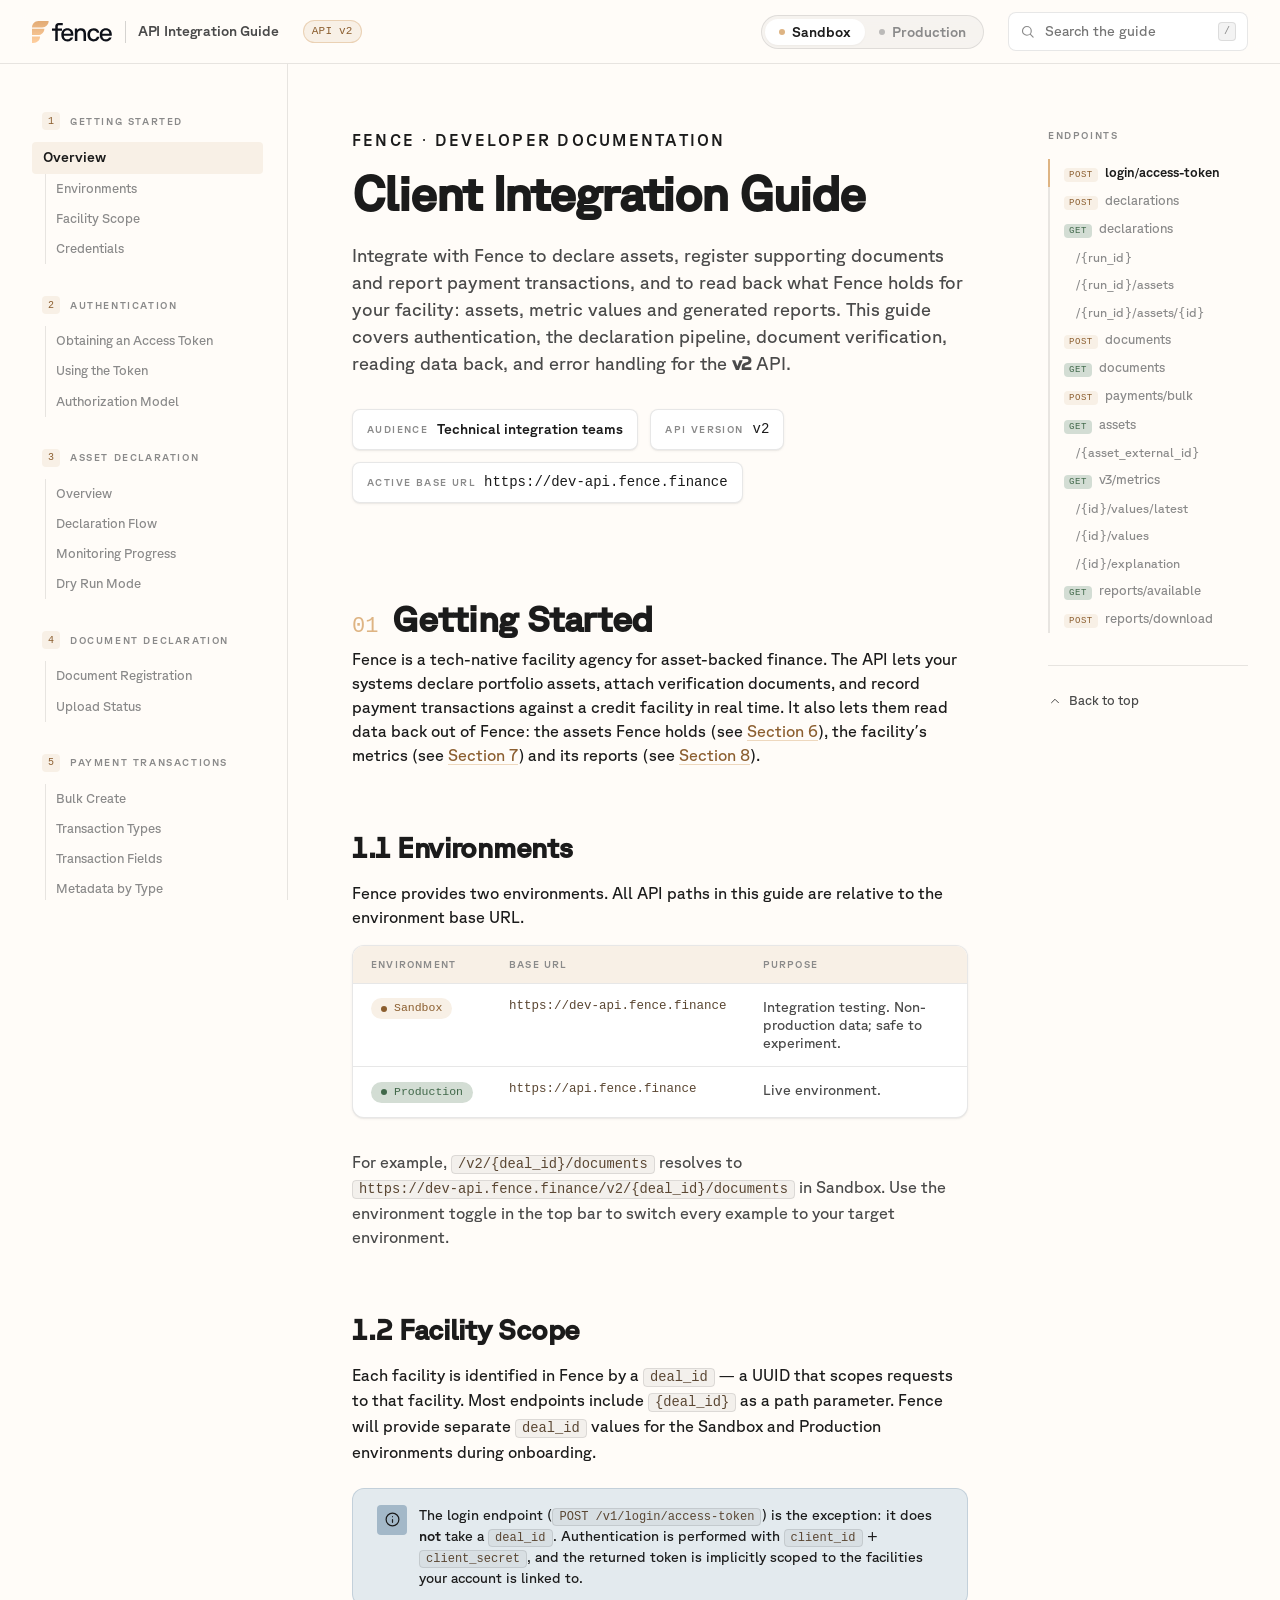
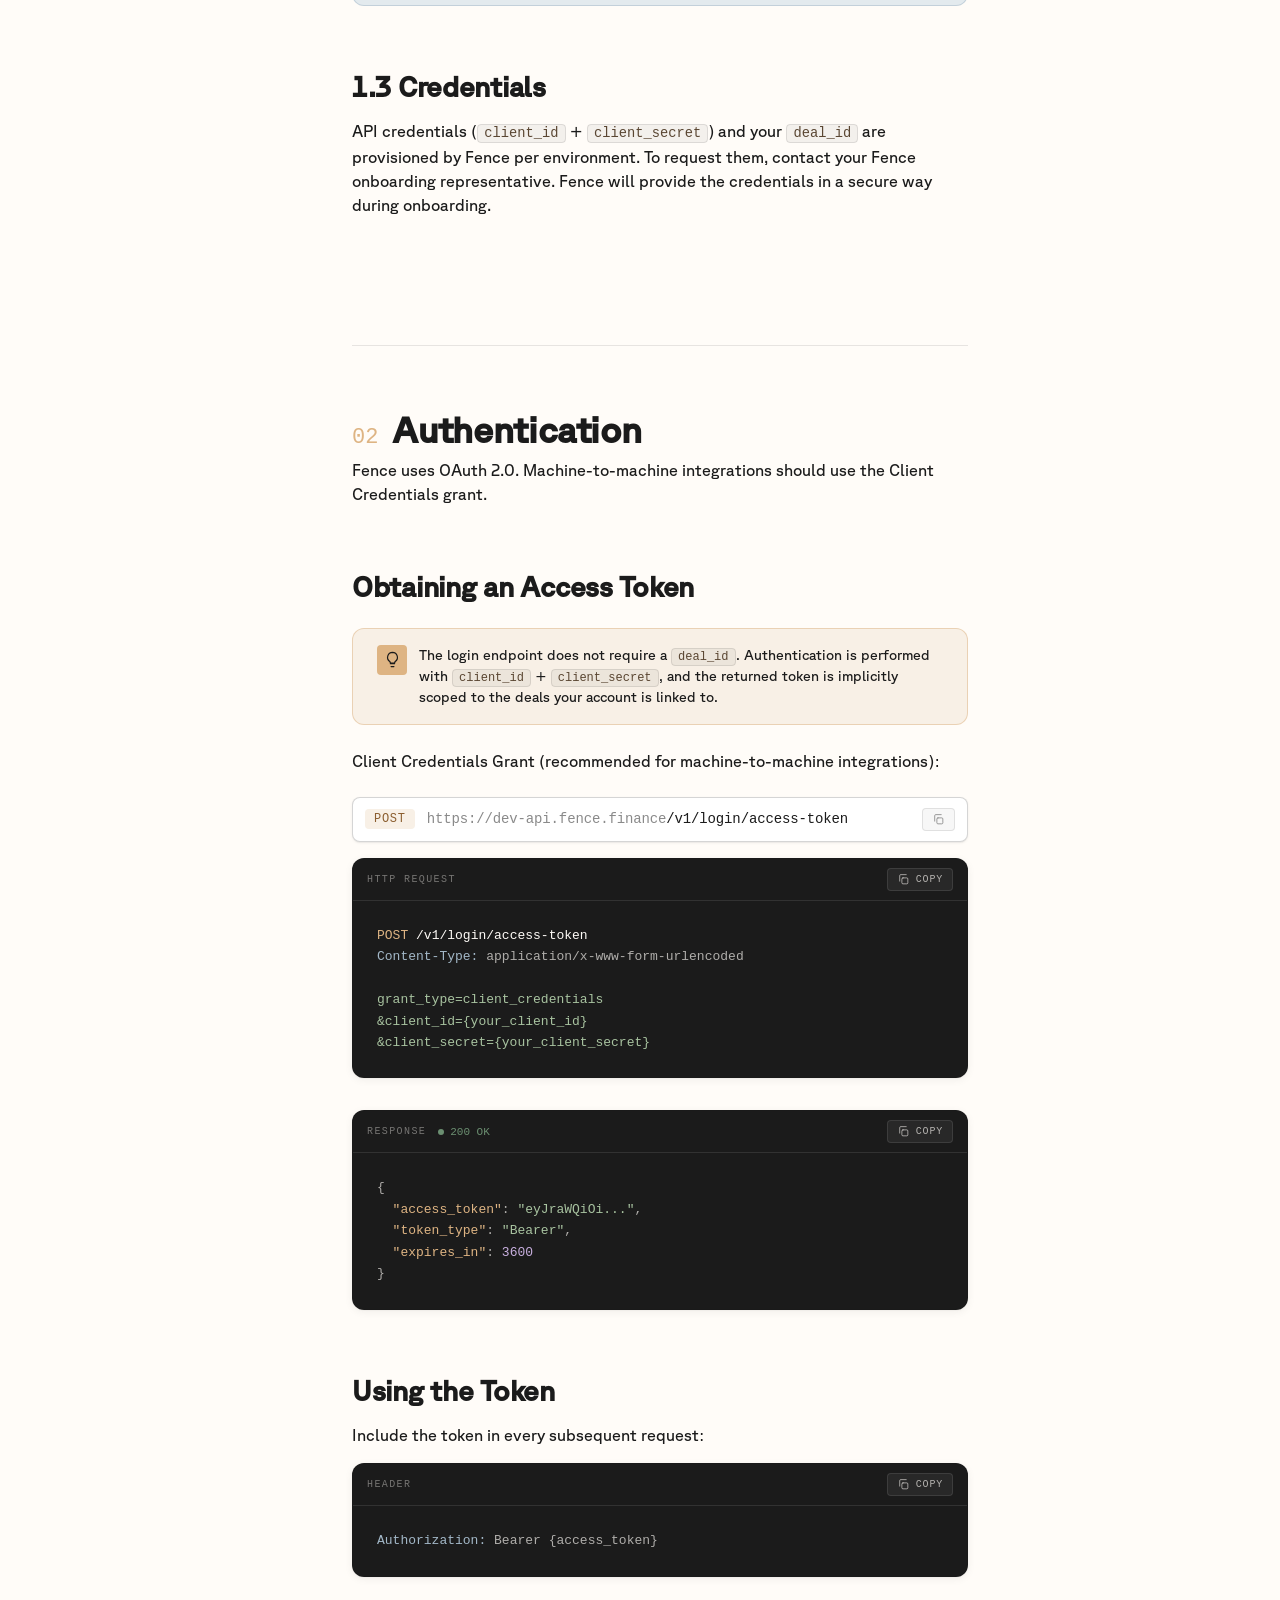
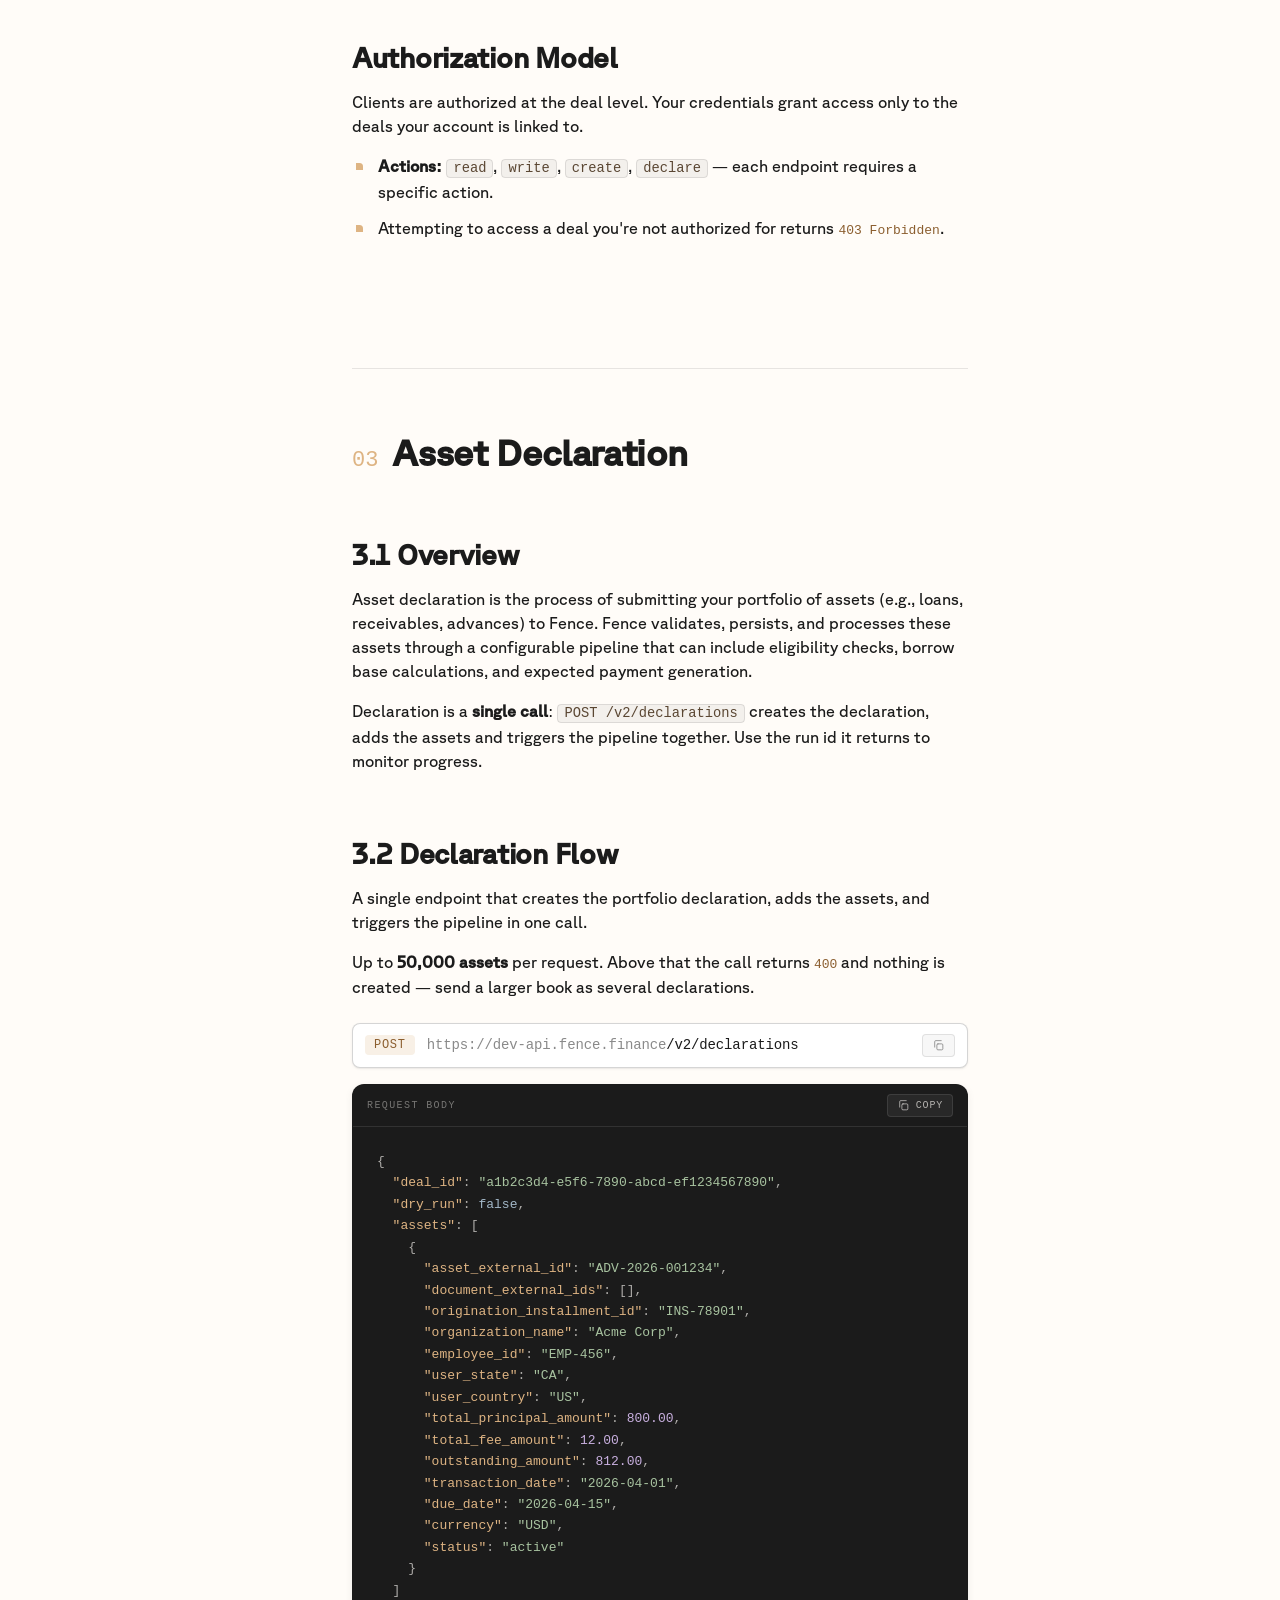
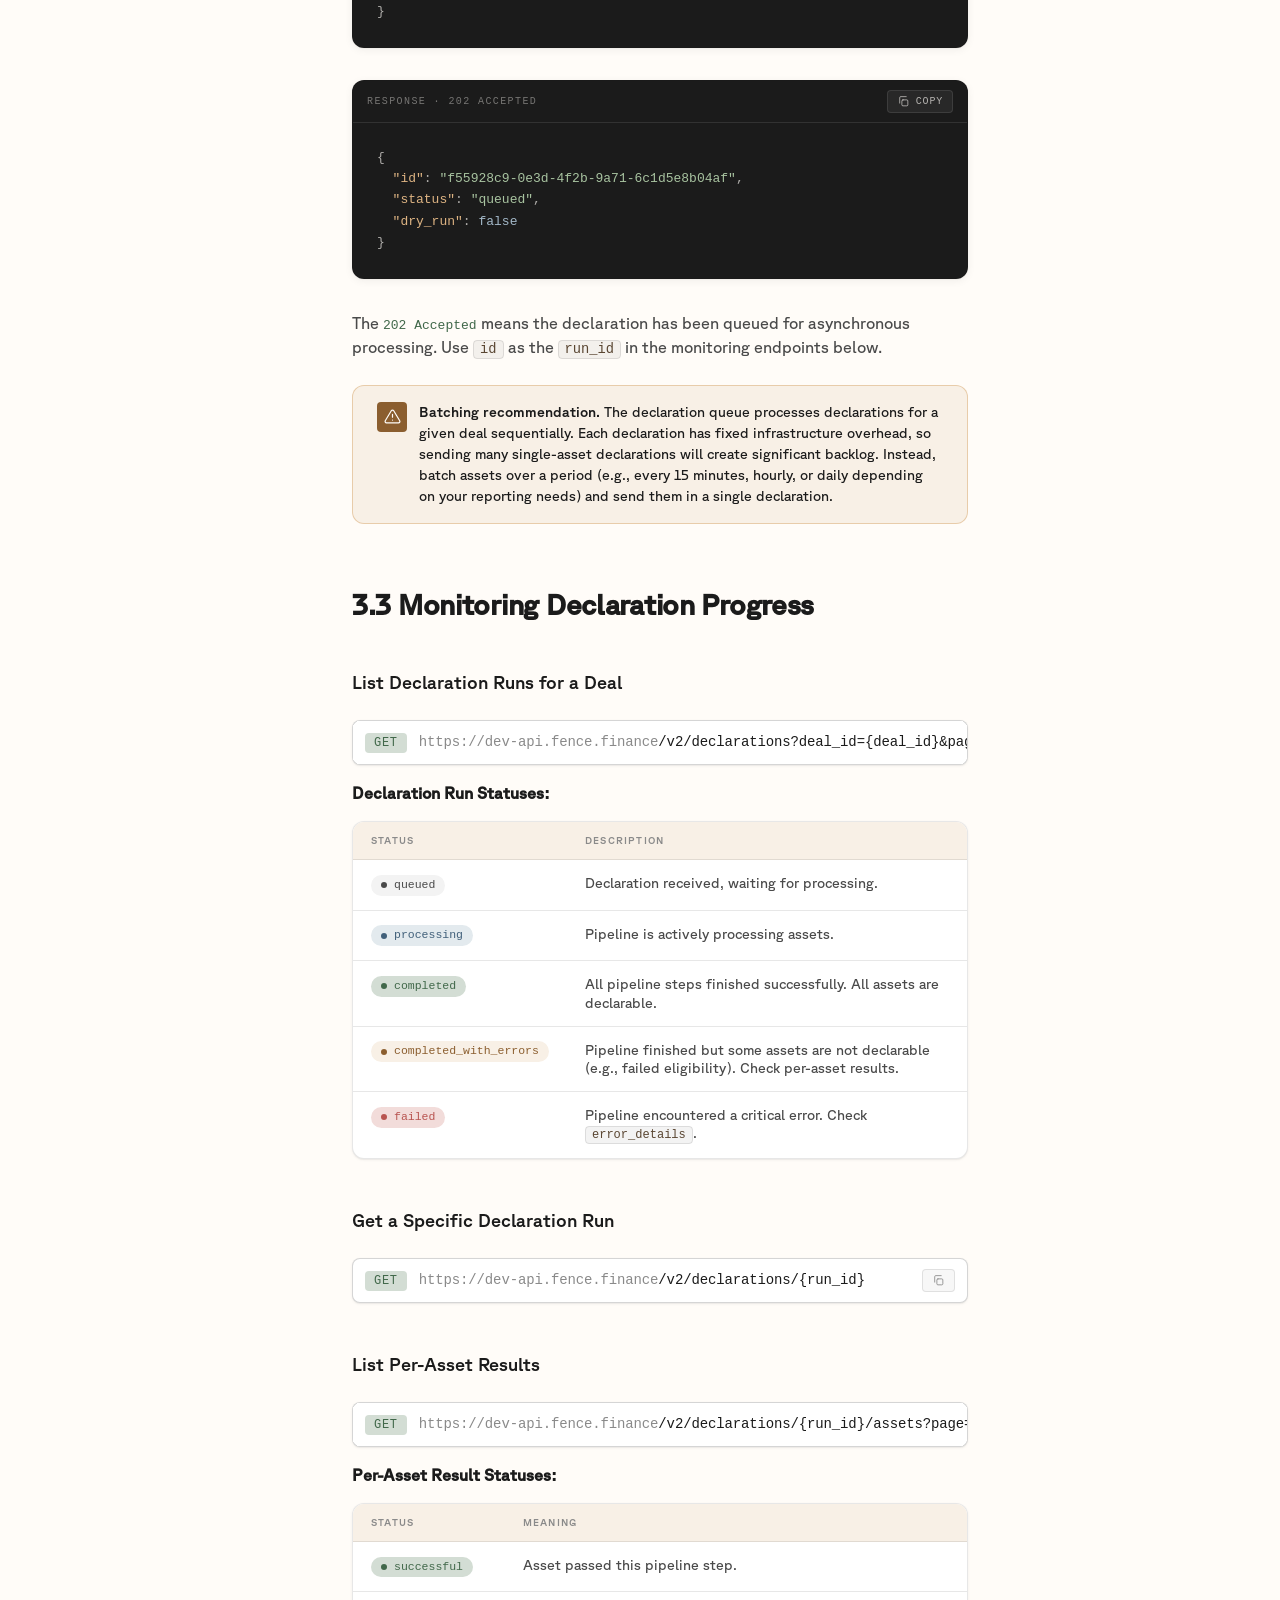
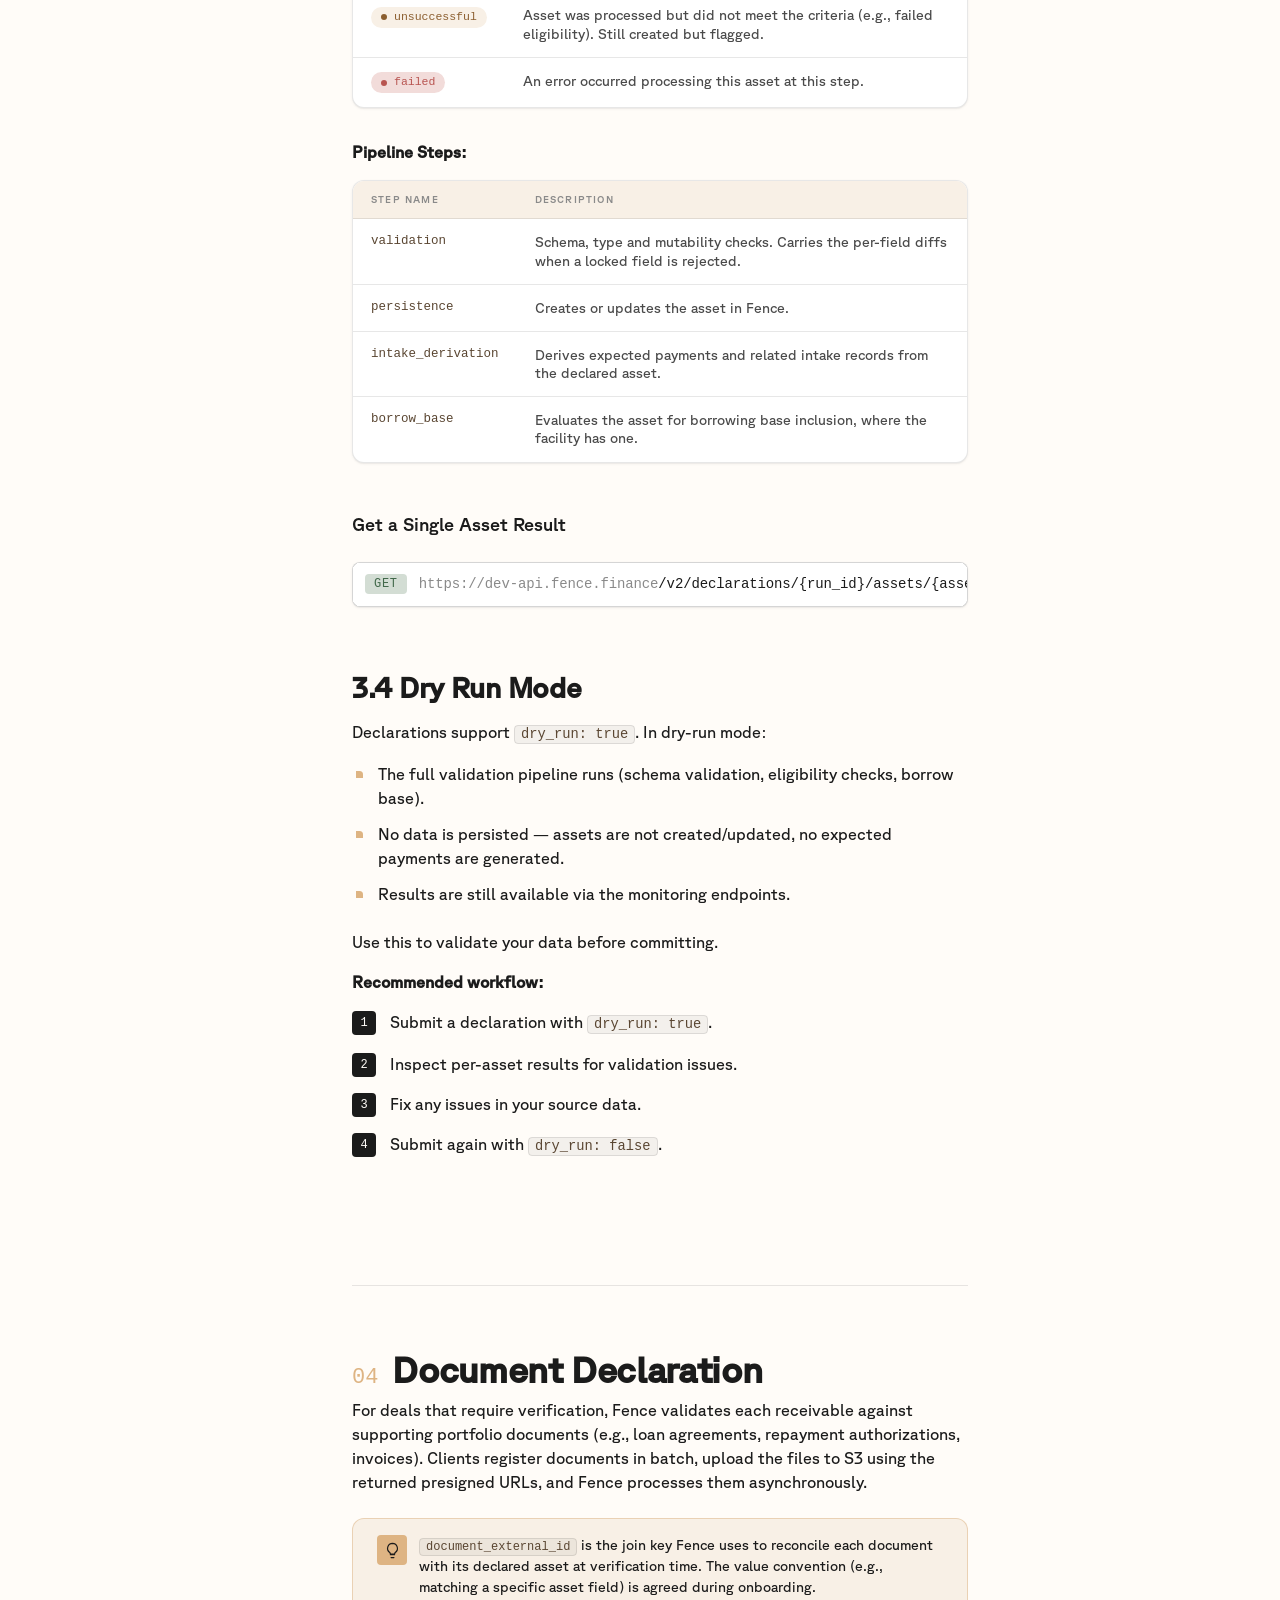
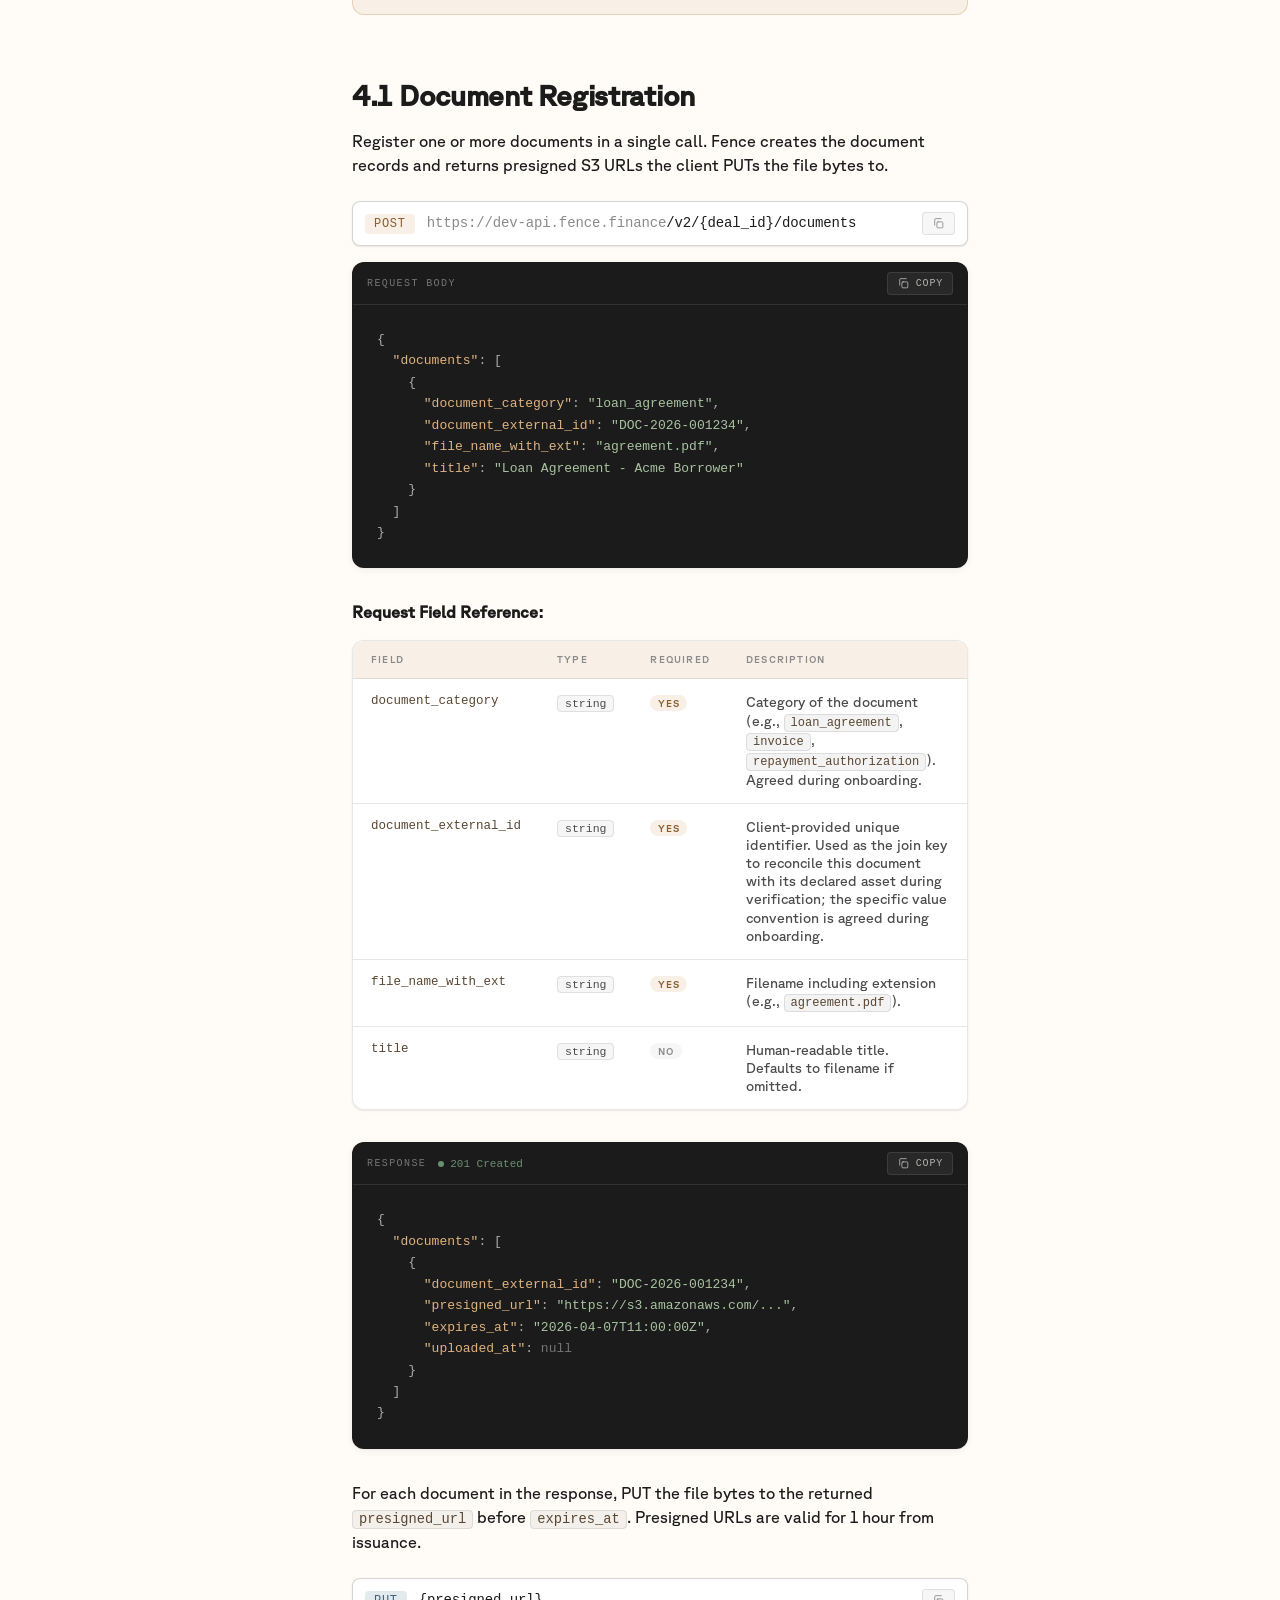
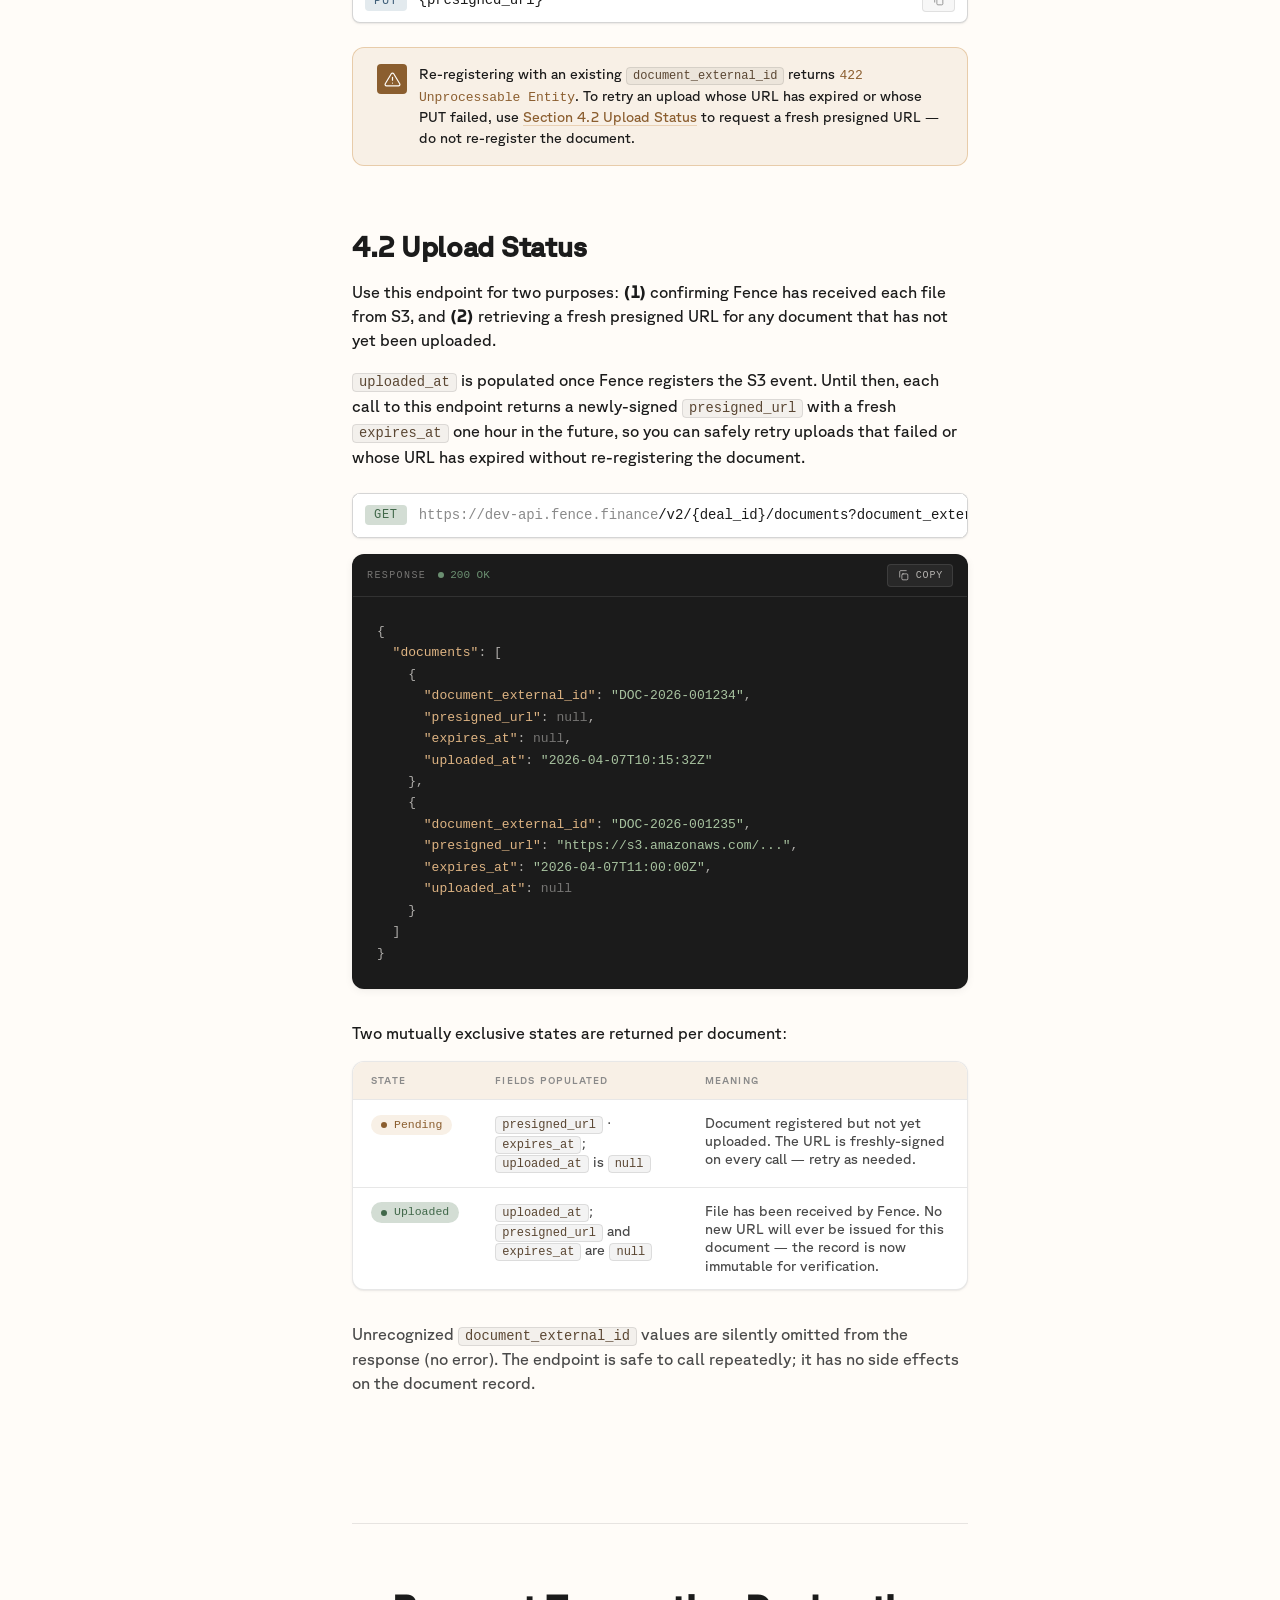
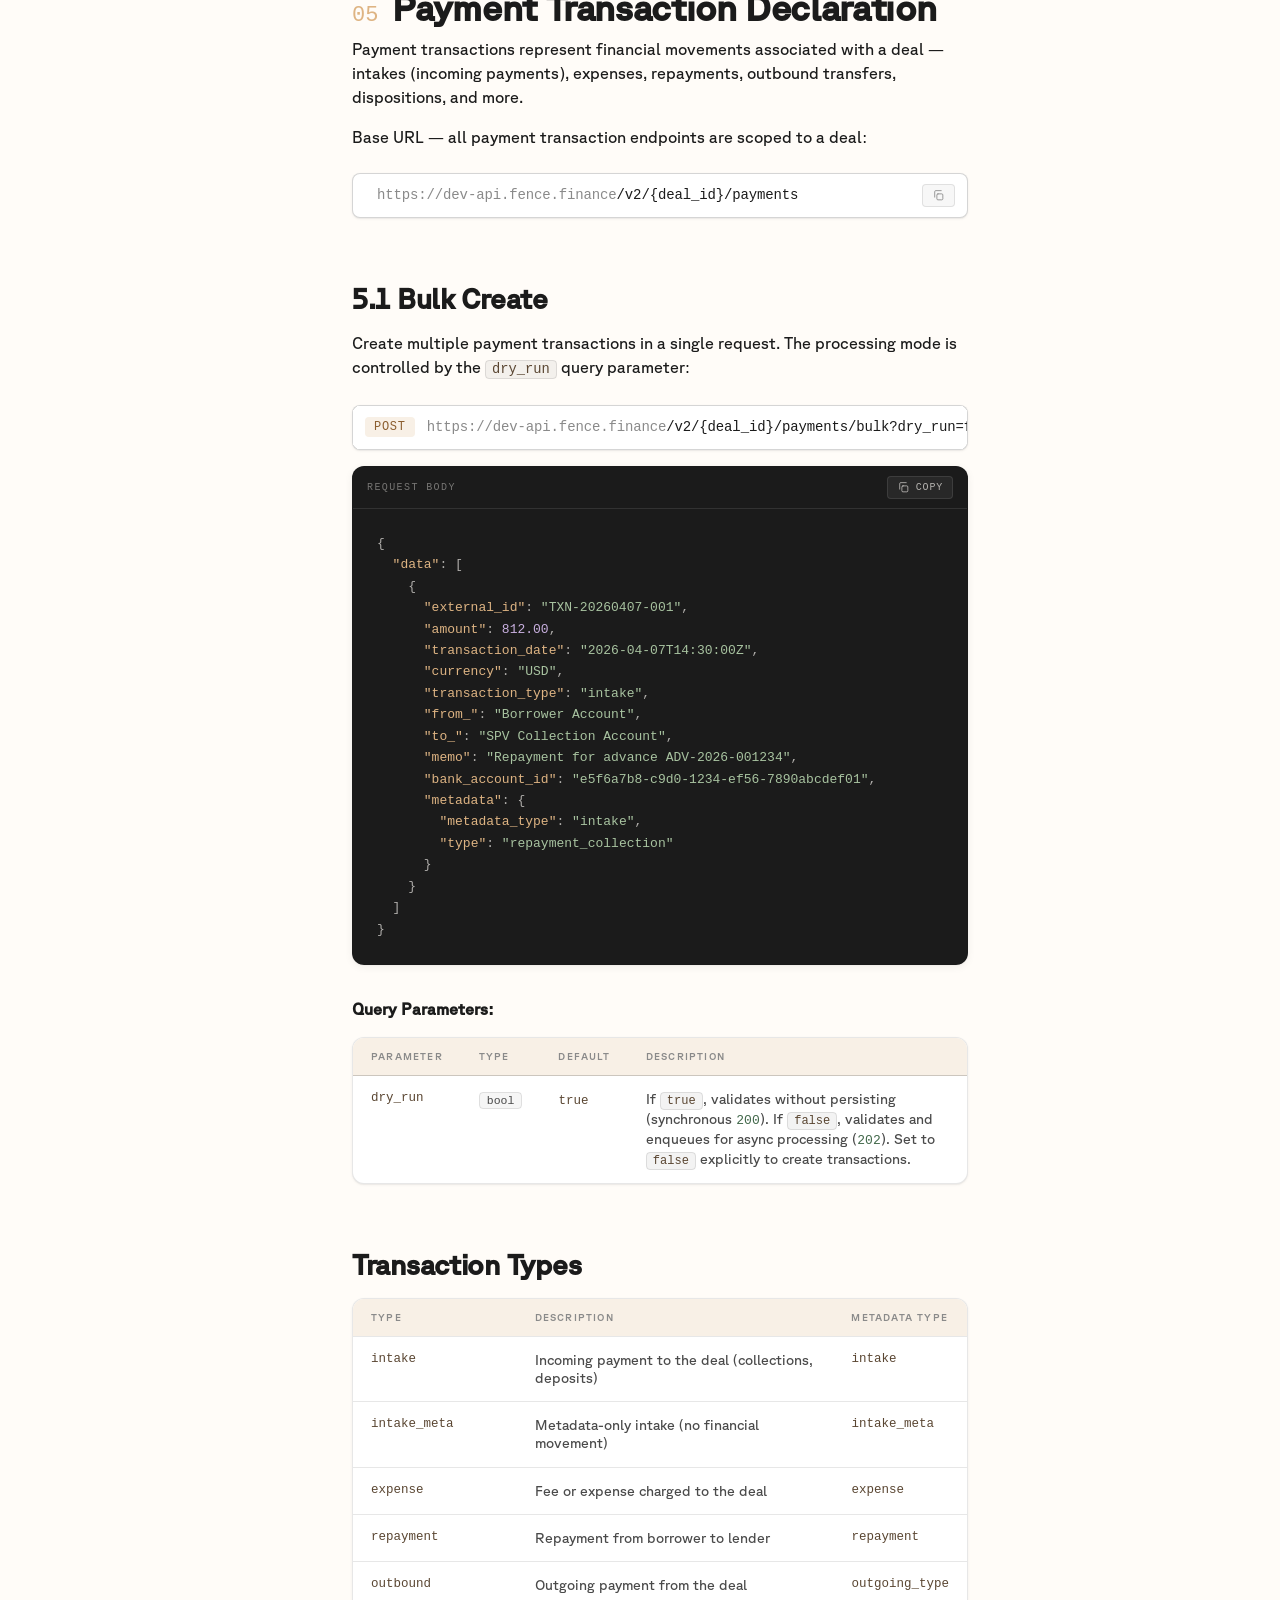
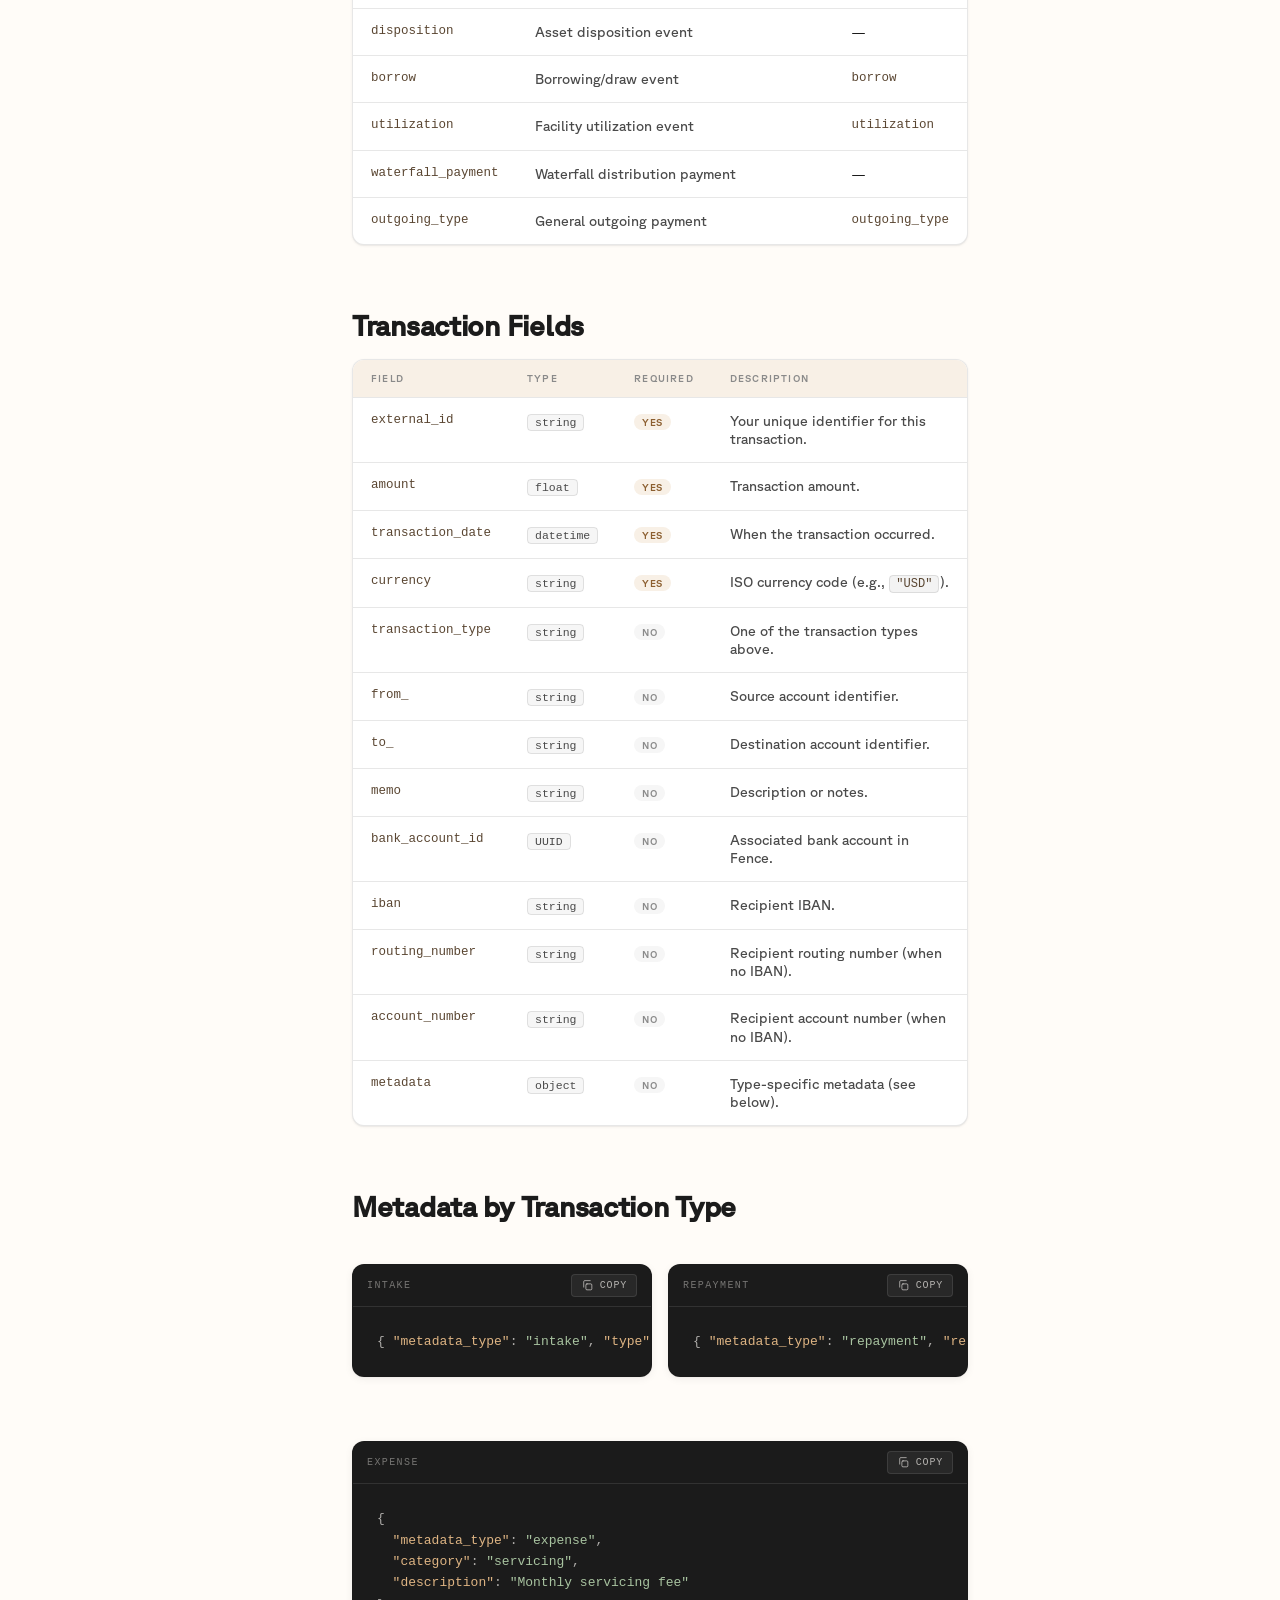
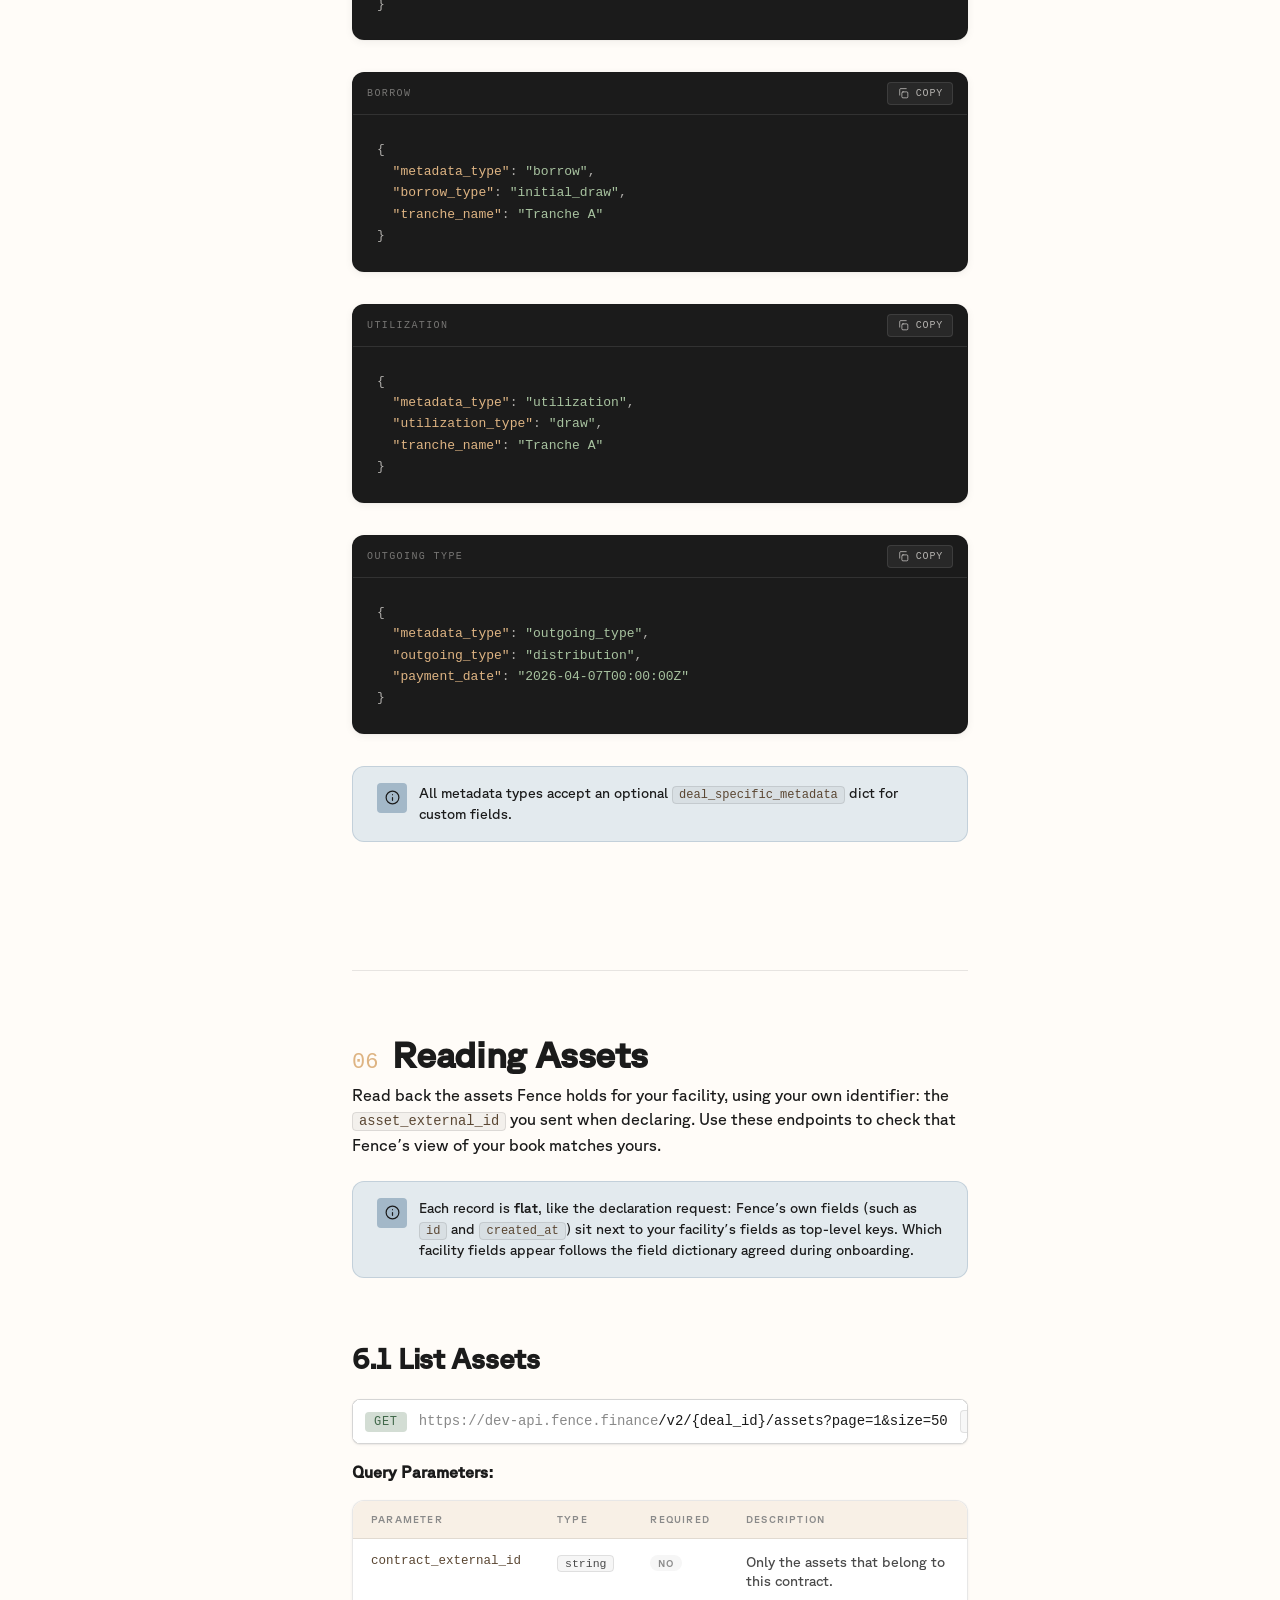
<file: Fence API Guide-print.html>
<!DOCTYPE html>
<html lang="en">
<head>
<meta charset="UTF-8">
<meta name="viewport" content="width=device-width, initial-scale=1.0">
<title>Fence API — Client Integration Guide</title>
<link rel="icon" type="image/png" href="assets/favicon.png">
<link rel="stylesheet" href="tokens.css">
<link rel="stylesheet" href="docs.css">
<style>
/* ===================== PRINT / PDF OVERRIDES ===================== */
@media print {
  @page { size: A4 portrait; margin: 14mm 12mm; }

  *, *::before, *::after {
    animation-delay: -99s !important; animation-duration: .001s !important;
    animation-iteration-count: 1 !important; animation-fill-mode: both !important;
    animation-play-state: running !important; transition-duration: 0s !important;
    -webkit-print-color-adjust: exact !important; print-color-adjust: exact !important;
  }

  html { scroll-behavior: auto; font-size: 14px; }
  body { background: #fff; }

  /* drop the app chrome */
  .topbar, .nav, .toc, .nav-scrim, .topbar-burger { display: none !important; }

  /* linearize the three-column grid into one flowing column */
  .layout { display: block !important; max-width: 100% !important; margin: 0 !important; }
  .content { padding: 0 !important; min-width: 0 !important; }
  .content section { scroll-margin-top: 0 !important; }

  /* hero */
  .hero { margin-bottom: 24px !important; }
  .hero h1 { font-size: 34px !important; }
  .hero-leaf { display: none !important; }
  .hero-meta { gap: 8px !important; }
  .meta-chip { box-shadow: none !important; border-color: var(--border-2) !important; }

  /* keep related blocks together */
  h2.sec { break-before: page; break-after: avoid; }
  #getting-started { break-before: avoid; }              /* first section follows hero */
  h3.sub, h4.subsub { break-after: avoid; }
  .endpoint, .code, .table-wrap, .schema, .callout, .fcard, .cur-grid { break-inside: avoid; }
  .endpoint + .code, h3.sub + p, h4.subsub + p { break-before: avoid; }
  .card-grid { break-inside: avoid; }
  tr, .field { break-inside: avoid; }
  thead { display: table-header-group; }                 /* repeat table headers across pages */

  /* force dark code blocks + tinted surfaces to render their colors */
  .code { box-shadow: none !important; border: 1px solid #1B1B1B !important; }
  .code pre { font-size: 11.5px !important; white-space: pre-wrap !important; word-break: break-word; }
  .endpoint { box-shadow: none !important; }
  .endpoint .path { white-space: pre-wrap !important; word-break: break-all; }
  .table-wrap, .schema, .fcard { box-shadow: none !important; }
  .fence-table { font-size: 12px !important; }

  /* divider rhythm */
  .sec-divider { display: none !important; }

  /* footer on its own band, dark */
  .foot { break-before: page; padding: 24px !important; }

  /* widen text measure for print */
  .content p, .sec-intro, ul.fence-list, ol.fence-list, .hero .lede, .callout, .cur-grid { max-width: none !important; }

  a[href] { color: inherit !important; }
}
</style>
</head>
<body>

<!-- ============================ TOP BAR ============================ -->
<header class="topbar">
  <button class="topbar-burger" aria-label="Menu">
    <svg width="18" height="18" viewBox="0 0 24 24" fill="none" stroke="currentColor" stroke-width="1.8" stroke-linecap="round"><path d="M3 6h18M3 12h18M3 18h18"/></svg>
  </button>
  <a class="topbar-brand" href="#top">
    <img src="assets/lockup-color.svg" alt="Fence">
    <span class="div"></span>
    <span class="doc-name">API Integration Guide</span>
  </a>
  <span class="ver-pill">API v2</span>
  <span class="topbar-spacer"></span>
  <div class="env-toggle" role="group" aria-label="Environment">
    <button data-env="sandbox" aria-pressed="true"><span class="dot"></span>Sandbox</button>
    <button data-env="prod" aria-pressed="false"><span class="dot"></span>Production</button>
  </div>
  <label class="topbar-search">
    <svg class="ic" viewBox="0 0 24 24" fill="none" stroke="currentColor" stroke-width="1.8" stroke-linecap="round"><circle cx="11" cy="11" r="7"/><path d="m21 21-4.3-4.3"/></svg>
    <input type="text" placeholder="Search the guide" aria-label="Search">
    <span class="kbd">/</span>
  </label>
</header>

<div class="layout" id="top">

  <!-- ============================ LEFT NAV ============================ -->
  <aside class="nav">
    <nav class="nav-group">
      <p class="nav-group-title"><span class="n">1</span> Getting Started</p>
      <a class="nav-link" href="#getting-started">Overview</a>
      <a class="nav-link sub" href="#environments">Environments</a>
      <a class="nav-link sub" href="#facility-scope">Facility Scope</a>
      <a class="nav-link sub" href="#credentials">Credentials</a>
    </nav>
    <nav class="nav-group">
      <p class="nav-group-title"><span class="n">2</span> Authentication</p>
      <a class="nav-link sub" href="#auth-token">Obtaining an Access Token</a>
      <a class="nav-link sub" href="#using-token">Using the Token</a>
      <a class="nav-link sub" href="#auth-model">Authorization Model</a>
    </nav>
    <nav class="nav-group">
      <p class="nav-group-title"><span class="n">3</span> Asset Declaration</p>
      <a class="nav-link sub" href="#asset-overview">Overview</a>
      <a class="nav-link sub" href="#declaration-flow">Declaration Flow</a>
      <a class="nav-link sub" href="#monitoring">Monitoring Progress</a>
      <a class="nav-link sub" href="#dry-run">Dry Run Mode</a>
    </nav>
    <nav class="nav-group">
      <p class="nav-group-title"><span class="n">4</span> Document Declaration</p>
      <a class="nav-link sub" href="#doc-register">Document Registration</a>
      <a class="nav-link sub" href="#upload-status">Upload Status</a>
    </nav>
    <nav class="nav-group">
      <p class="nav-group-title"><span class="n">5</span> Payment Transactions</p>
      <a class="nav-link sub" href="#payments-bulk">Bulk Create</a>
      <a class="nav-link sub" href="#txn-types">Transaction Types</a>
      <a class="nav-link sub" href="#txn-fields">Transaction Fields</a>
      <a class="nav-link sub" href="#txn-metadata">Metadata by Type</a>
    </nav>
    <nav class="nav-group">
      <p class="nav-group-title"><span class="n">6</span> Reading Assets</p>
      <a class="nav-link sub" href="#assets-list">List Assets</a>
      <a class="nav-link sub" href="#assets-get">Get an Asset</a>
    </nav>
    <nav class="nav-group">
      <p class="nav-group-title"><span class="n">7</span> Reading Metrics</p>
      <a class="nav-link sub" href="#metrics-overview">Overview</a>
      <a class="nav-link sub" href="#metrics-list">List Metrics</a>
      <a class="nav-link sub" href="#metrics-latest">Latest Value</a>
      <a class="nav-link sub" href="#metrics-history">Value History</a>
      <a class="nav-link sub" href="#metrics-explanation">Explanation</a>
      <a class="nav-link sub" href="#metrics-value-types">Value Types</a>
    </nav>
    <nav class="nav-group">
      <p class="nav-group-title"><span class="n">8</span> Downloading Reports</p>
      <a class="nav-link sub" href="#reports-available">Available Reports</a>
      <a class="nav-link sub" href="#reports-download">Download a Report</a>
    </nav>
    <nav class="nav-group">
      <p class="nav-group-title"><span class="n">9</span> Schemas Reference</p>
      <a class="nav-link sub" href="#schemas">All Schemas</a>
      <a class="nav-link sub" href="#currencies">Supported Currencies</a>
    </nav>
    <nav class="nav-group">
      <p class="nav-group-title"><span class="n">10</span> Error Handling</p>
      <a class="nav-link sub" href="#status-codes">HTTP Status Codes</a>
      <a class="nav-link sub" href="#pagination">Pagination</a>
      <a class="nav-link sub" href="#idempotency">Idempotency</a>
      <a class="nav-link sub" href="#polling">Polling Strategy</a>
    </nav>
  </aside>

  <!-- ============================ CONTENT ============================ -->
  <main class="content">

    <!-- HERO -->
    <div class="hero">
      <div class="hero-leaf"></div>
      <p class="eyebrow">Fence · Developer Documentation</p>
      <h1>Client Integration Guide</h1>
      <p class="lede">Integrate with Fence to declare assets, register supporting documents and report payment transactions, and to read back what Fence holds for your facility: assets, metric values and generated reports. This guide covers authentication, the declaration pipeline, document verification, reading data back, and error handling for the <strong>v2</strong> API.</p>
      <div class="hero-meta">
        <span class="meta-chip"><span class="k">Audience</span><span class="v">Technical integration teams</span></span>
        <span class="meta-chip"><span class="k">API Version</span><span class="v mono">v2</span></span>
        <span class="meta-chip"><span class="k">Active Base URL</span><span class="v mono env-base">https://dev-api.fence.finance</span></span>
      </div>
    </div>

    <!-- ============ 1. GETTING STARTED ============ -->
    <section id="getting-started">
      <h2 class="sec"><span class="num">01</span> Getting Started</h2>
      <p class="sec-intro">Fence is a tech-native facility agency for asset-backed finance. The API lets your systems declare portfolio assets, attach verification documents, and record payment transactions against a credit facility in real time. It also lets them read data back out of Fence: the assets Fence holds (see <a class="inline" href="#read-back">Section 6</a>), the facility’s metrics (see <a class="inline" href="#metrics">Section 7</a>) and its reports (see <a class="inline" href="#reports">Section 8</a>).</p>

      <h3 class="sub" id="environments">1.1 Environments</h3>
      <p>Fence provides two environments. All API paths in this guide are relative to the environment base URL.</p>
      <div class="table-wrap">
        <table class="fence-table">
          <thead><tr><th>Environment</th><th>Base URL</th><th>Purpose</th></tr></thead>
          <tbody>
            <tr>
              <td><span class="sbadge warn"><span class="dot"></span>Sandbox</span></td>
              <td class="mono nowrap">https://dev-api.fence.finance</td>
              <td><span class="desc">Integration testing. Non-production data; safe to experiment.</span></td>
            </tr>
            <tr>
              <td><span class="sbadge ok"><span class="dot"></span>Production</span></td>
              <td class="mono nowrap">https://api.fence.finance</td>
              <td><span class="desc">Live environment.</span></td>
            </tr>
          </tbody>
        </table>
      </div>
      <p class="muted">For example, <code class="tok">/v2/{deal_id}/documents</code> resolves to <code class="tok"><span class="env-base">https://dev-api.fence.finance</span>/v2/{deal_id}/documents</code> in <span class="env-name">Sandbox</span>. Use the environment toggle in the top bar to switch every example to your target environment.</p>

      <h3 class="sub" id="facility-scope">1.2 Facility Scope</h3>
      <p>Each facility is identified in Fence by a <code class="tok">deal_id</code> — a UUID that scopes requests to that facility. Most endpoints include <code class="tok">{deal_id}</code> as a path parameter. Fence will provide separate <code class="tok">deal_id</code> values for the Sandbox and Production environments during onboarding.</p>
      <div class="callout note">
        <span class="ic-wrap"><svg class="ic" viewBox="0 0 24 24" fill="none" stroke="currentColor" stroke-width="1.7" stroke-linecap="round" stroke-linejoin="round"><circle cx="12" cy="12" r="9"/><path d="M12 16v-4M12 8h.01"/></svg></span>
        <div class="body">The login endpoint (<code class="tok">POST /v1/login/access-token</code>) is the exception: it does <strong>not</strong> take a <code class="tok">deal_id</code>. Authentication is performed with <code class="tok">client_id</code> + <code class="tok">client_secret</code>, and the returned token is implicitly scoped to the facilities your account is linked to.</div>
      </div>

      <h3 class="sub" id="credentials">1.3 Credentials</h3>
      <p>API credentials (<code class="tok">client_id</code> + <code class="tok">client_secret</code>) and your <code class="tok">deal_id</code> are provisioned by Fence per environment. To request them, contact your Fence onboarding representative. Fence will provide the credentials in a secure way during onboarding.</p>
    </section>

    <hr class="sec-divider">

    <!-- ============ 2. AUTHENTICATION ============ -->
    <section id="authentication">
      <h2 class="sec"><span class="num">02</span> Authentication</h2>
      <p class="sec-intro">Fence uses OAuth 2.0. Machine-to-machine integrations should use the Client Credentials grant.</p>

      <h3 class="sub" id="auth-token">Obtaining an Access Token</h3>
      <div class="callout tip">
        <span class="ic-wrap"><svg class="ic" viewBox="0 0 24 24" fill="none" stroke="currentColor" stroke-width="1.7" stroke-linecap="round" stroke-linejoin="round"><path d="M9 18h6M10 22h4M12 2a7 7 0 0 0-4 12.7c.6.5 1 1.3 1 2.1V17h6v-.2c0-.8.4-1.6 1-2.1A7 7 0 0 0 12 2Z"/></svg></span>
        <div class="body">The login endpoint does not require a <code class="tok">deal_id</code>. Authentication is performed with <code class="tok">client_id</code> + <code class="tok">client_secret</code>, and the returned token is implicitly scoped to the deals your account is linked to.</div>
      </div>
      <p>Client Credentials Grant (recommended for machine-to-machine integrations):</p>
      <div class="endpoint">
        <span class="method post">POST</span>
        <span class="path"><span class="base env-base">https://dev-api.fence.finance</span>/v1/login/access-token</span>
        <button class="copy light copy-ep" data-copy="endpoint" aria-label="Copy endpoint"></button>
      </div>
      <div class="code">
        <div class="code-head"><span class="lang">HTTP Request</span><button class="copy" data-copy="code" data-label="Copy"></button></div>
        <pre><code data-lang="http">POST /v1/login/access-token
Content-Type: application/x-www-form-urlencoded

grant_type=client_credentials
&client_id={your_client_id}
&client_secret={your_client_secret}</code></pre>
      </div>
      <div class="code">
        <div class="code-head"><span class="lang">Response</span><span class="resp"><span class="dot"></span>200 OK</span><button class="copy" data-copy="code" data-label="Copy"></button></div>
        <pre><code data-lang="json">{
  "access_token": "eyJraWQiOi...",
  "token_type": "Bearer",
  "expires_in": 3600
}</code></pre>
      </div>

      <h3 class="sub" id="using-token">Using the Token</h3>
      <p>Include the token in every subsequent request:</p>
      <div class="code">
        <div class="code-head"><span class="lang">Header</span><button class="copy" data-copy="code" data-label="Copy"></button></div>
        <pre><code data-lang="http">Authorization: Bearer {access_token}</code></pre>
      </div>

      <h3 class="sub" id="auth-model">Authorization Model</h3>
      <p>Clients are authorized at the deal level. Your credentials grant access only to the deals your account is linked to.</p>
      <ul class="fence-list">
        <li><strong>Actions:</strong> <code class="tok">read</code>, <code class="tok">write</code>, <code class="tok">create</code>, <code class="tok">declare</code> — each endpoint requires a specific action.</li>
        <li>Attempting to access a deal you're not authorized for returns <span class="httpcode s4">403 Forbidden</span>.</li>
      </ul>
    </section>

    <hr class="sec-divider">

    <!-- ============ 3. ASSET DECLARATION ============ -->
    <section id="asset-declaration">
      <h2 class="sec"><span class="num">03</span> Asset Declaration</h2>

      <h3 class="sub" id="asset-overview">3.1 Overview</h3>
      <p>Asset declaration is the process of submitting your portfolio of assets (e.g., loans, receivables, advances) to Fence. Fence validates, persists, and processes these assets through a configurable pipeline that can include eligibility checks, borrow base calculations, and expected payment generation.</p>
      <p>Declaration is a <strong>single call</strong>: <code class="tok">POST /v2/declarations</code> creates the declaration, adds the assets and triggers the pipeline together. Use the run id it returns to monitor progress.</p>

      <h3 class="sub" id="declaration-flow">3.2 Declaration Flow</h3>
      <p>A single endpoint that creates the portfolio declaration, adds the assets, and triggers the pipeline in one call.</p>
      <p>Up to <strong>50,000 assets</strong> per request. Above that the call returns <span class="httpcode s4">400</span> and nothing is created — send a larger book as several declarations.</p>
      <div class="endpoint">
        <span class="method post">POST</span>
        <span class="path"><span class="base env-base">https://dev-api.fence.finance</span>/v2/declarations</span>
        <button class="copy light copy-ep" data-copy="endpoint" aria-label="Copy endpoint"></button>
      </div>
      <div class="code">
        <div class="code-head"><span class="lang">Request Body</span><button class="copy" data-copy="code" data-label="Copy"></button></div>
        <pre><code data-lang="json">{
  "deal_id": "a1b2c3d4-e5f6-7890-abcd-ef1234567890",
  "dry_run": false,
  "assets": [
    {
      "asset_external_id": "ADV-2026-001234",
      "document_external_ids": [],
      "origination_installment_id": "INS-78901",
      "organization_name": "Acme Corp",
      "employee_id": "EMP-456",
      "user_state": "CA",
      "user_country": "US",
      "total_principal_amount": 800.00,
      "total_fee_amount": 12.00,
      "outstanding_amount": 812.00,
      "transaction_date": "2026-04-01",
      "due_date": "2026-04-15",
      "currency": "USD",
      "status": "active"
    }
  ]
}</code></pre>
      </div>
      <div class="code">
        <div class="code-head"><span class="lang">Response · 202 Accepted</span><button class="copy" data-copy="code" data-label="Copy"></button></div>
        <pre><code data-lang="json">{
  "id": "f55928c9-0e3d-4f2b-9a71-6c1d5e8b04af",
  "status": "queued",
  "dry_run": false
}</code></pre>
      </div>
      <p class="muted">The <span class="httpcode s2">202 Accepted</span> means the declaration has been queued for asynchronous processing. Use <code class="tok">id</code> as the <code class="tok">run_id</code> in the monitoring endpoints below.</p>
      <div class="callout warn">
        <span class="ic-wrap"><svg class="ic" viewBox="0 0 24 24" fill="none" stroke="currentColor" stroke-width="1.7" stroke-linecap="round" stroke-linejoin="round"><path d="M12 9v4M12 17h.01M10.3 3.9 1.8 18a2 2 0 0 0 1.7 3h17a2 2 0 0 0 1.7-3L13.7 3.9a2 2 0 0 0-3.4 0Z"/></svg></span>
        <div class="body"><strong>Batching recommendation.</strong> The declaration queue processes declarations for a given deal sequentially. Each declaration has fixed infrastructure overhead, so sending many single-asset declarations will create significant backlog. Instead, batch assets over a period (e.g., every 15 minutes, hourly, or daily depending on your reporting needs) and send them in a single declaration.</div>
      </div>

      <h3 class="sub" id="monitoring">3.3 Monitoring Declaration Progress</h3>

      <h4 class="subsub" id="list-runs">List Declaration Runs for a Deal</h4>
      <div class="endpoint">
        <span class="method get">GET</span>
        <span class="path"><span class="base env-base">https://dev-api.fence.finance</span>/v2/declarations?deal_id={deal_id}&page=1&page_size=100</span>
        <button class="copy light copy-ep" data-copy="endpoint" aria-label="Copy endpoint"></button>
      </div>
      <p><strong>Declaration Run Statuses:</strong></p>
      <div class="table-wrap">
        <table class="fence-table">
          <thead><tr><th>Status</th><th>Description</th></tr></thead>
          <tbody>
            <tr><td><span class="sbadge neutral"><span class="dot"></span>queued</span></td><td><span class="desc">Declaration received, waiting for processing.</span></td></tr>
            <tr><td><span class="sbadge info"><span class="dot"></span>processing</span></td><td><span class="desc">Pipeline is actively processing assets.</span></td></tr>
            <tr><td><span class="sbadge ok"><span class="dot"></span>completed</span></td><td><span class="desc">All pipeline steps finished successfully. All assets are declarable.</span></td></tr>
            <tr><td><span class="sbadge warn"><span class="dot"></span>completed_with_errors</span></td><td><span class="desc">Pipeline finished but some assets are not declarable (e.g., failed eligibility). Check per-asset results.</span></td></tr>
            <tr><td><span class="sbadge danger"><span class="dot"></span>failed</span></td><td><span class="desc">Pipeline encountered a critical error. Check <code class="tok">error_details</code>.</span></td></tr>
          </tbody>
        </table>
      </div>

      <h4 class="subsub" id="get-run">Get a Specific Declaration Run</h4>
      <div class="endpoint">
        <span class="method get">GET</span>
        <span class="path"><span class="base env-base">https://dev-api.fence.finance</span>/v2/declarations/{run_id}</span>
        <button class="copy light copy-ep" data-copy="endpoint" aria-label="Copy endpoint"></button>
      </div>

      <h4 class="subsub" id="list-assets">List Per-Asset Results</h4>
      <div class="endpoint">
        <span class="method get">GET</span>
        <span class="path"><span class="base env-base">https://dev-api.fence.finance</span>/v2/declarations/{run_id}/assets?page=1&size=50</span>
        <button class="copy light copy-ep" data-copy="endpoint" aria-label="Copy endpoint"></button>
      </div>
      <p><strong>Per-Asset Result Statuses:</strong></p>
      <div class="table-wrap">
        <table class="fence-table">
          <thead><tr><th>Status</th><th>Meaning</th></tr></thead>
          <tbody>
            <tr><td><span class="sbadge ok"><span class="dot"></span>successful</span></td><td><span class="desc">Asset passed this pipeline step.</span></td></tr>
            <tr><td><span class="sbadge warn"><span class="dot"></span>unsuccessful</span></td><td><span class="desc">Asset was processed but did not meet the criteria (e.g., failed eligibility). Still created but flagged.</span></td></tr>
            <tr><td><span class="sbadge danger"><span class="dot"></span>failed</span></td><td><span class="desc">An error occurred processing this asset at this step.</span></td></tr>
          </tbody>
        </table>
      </div>
      <p><strong>Pipeline Steps:</strong></p>
      <div class="table-wrap">
        <table class="fence-table">
          <thead><tr><th>Step Name</th><th>Description</th></tr></thead>
          <tbody>
            <tr><td class="mono nowrap">validation</td><td><span class="desc">Schema, type and mutability checks. Carries the per-field diffs when a locked field is rejected.</span></td></tr>
            <tr><td class="mono nowrap">persistence</td><td><span class="desc">Creates or updates the asset in Fence.</span></td></tr>
            <tr><td class="mono nowrap">intake_derivation</td><td><span class="desc">Derives expected payments and related intake records from the declared asset.</span></td></tr>
            <tr><td class="mono nowrap">borrow_base</td><td><span class="desc">Evaluates the asset for borrowing base inclusion, where the facility has one.</span></td></tr>
          </tbody>
        </table>
      </div>

      <h4 class="subsub" id="get-asset">Get a Single Asset Result</h4>
      <div class="endpoint">
        <span class="method get">GET</span>
        <span class="path"><span class="base env-base">https://dev-api.fence.finance</span>/v2/declarations/{run_id}/assets/{asset_id}</span>
        <button class="copy light copy-ep" data-copy="endpoint" aria-label="Copy endpoint"></button>
      </div>

      <h3 class="sub" id="dry-run">3.4 Dry Run Mode</h3>
      <p>Declarations support <code class="tok">dry_run: true</code>. In dry-run mode:</p>
      <ul class="fence-list">
        <li>The full validation pipeline runs (schema validation, eligibility checks, borrow base).</li>
        <li>No data is persisted — assets are not created/updated, no expected payments are generated.</li>
        <li>Results are still available via the monitoring endpoints.</li>
      </ul>
      <p>Use this to validate your data before committing.</p>
      <p><strong>Recommended workflow:</strong></p>
      <ol class="fence-list">
        <li>Submit a declaration with <code class="tok">dry_run: true</code>.</li>
        <li>Inspect per-asset results for validation issues.</li>
        <li>Fix any issues in your source data.</li>
        <li>Submit again with <code class="tok">dry_run: false</code>.</li>
      </ol>
    </section>

    <hr class="sec-divider">

    <!-- ============ 4. DOCUMENT DECLARATION ============ -->
    <section id="document-declaration">
      <h2 class="sec"><span class="num">04</span> Document Declaration</h2>
      <p class="sec-intro">For deals that require verification, Fence validates each receivable against supporting portfolio documents (e.g., loan agreements, repayment authorizations, invoices). Clients register documents in batch, upload the files to S3 using the returned presigned URLs, and Fence processes them asynchronously.</p>
      <div class="callout tip">
        <span class="ic-wrap"><svg class="ic" viewBox="0 0 24 24" fill="none" stroke="currentColor" stroke-width="1.7" stroke-linecap="round" stroke-linejoin="round"><path d="M9 18h6M10 22h4M12 2a7 7 0 0 0-4 12.7c.6.5 1 1.3 1 2.1V17h6v-.2c0-.8.4-1.6 1-2.1A7 7 0 0 0 12 2Z"/></svg></span>
        <div class="body"><code class="tok">document_external_id</code> is the join key Fence uses to reconcile each document with its declared asset at verification time. The value convention (e.g., matching a specific asset field) is agreed during onboarding.</div>
      </div>

      <h3 class="sub" id="doc-register">4.1 Document Registration</h3>
      <p>Register one or more documents in a single call. Fence creates the document records and returns presigned S3 URLs the client PUTs the file bytes to.</p>
      <div class="endpoint">
        <span class="method post">POST</span>
        <span class="path"><span class="base env-base">https://dev-api.fence.finance</span>/v2/{deal_id}/documents</span>
        <button class="copy light copy-ep" data-copy="endpoint" aria-label="Copy endpoint"></button>
      </div>
      <div class="code">
        <div class="code-head"><span class="lang">Request Body</span><button class="copy" data-copy="code" data-label="Copy"></button></div>
        <pre><code data-lang="json">{
  "documents": [
    {
      "document_category": "loan_agreement",
      "document_external_id": "DOC-2026-001234",
      "file_name_with_ext": "agreement.pdf",
      "title": "Loan Agreement - Acme Borrower"
    }
  ]
}</code></pre>
      </div>
      <p><strong>Request Field Reference:</strong></p>
      <div class="table-wrap">
        <table class="fence-table">
          <thead><tr><th>Field</th><th>Type</th><th>Required</th><th>Description</th></tr></thead>
          <tbody>
            <tr>
              <td class="mono nowrap">document_category</td>
              <td><span class="type-pill">string</span></td>
              <td><span class="req yes">Yes</span></td>
              <td><span class="desc">Category of the document (e.g., <code class="tok">loan_agreement</code>, <code class="tok">invoice</code>, <code class="tok">repayment_authorization</code>). Agreed during onboarding.</span></td>
            </tr>
            <tr>
              <td class="mono nowrap">document_external_id</td>
              <td><span class="type-pill">string</span></td>
              <td><span class="req yes">Yes</span></td>
              <td><span class="desc">Client-provided unique identifier. Used as the join key to reconcile this document with its declared asset during verification; the specific value convention is agreed during onboarding.</span></td>
            </tr>
            <tr>
              <td class="mono nowrap">file_name_with_ext</td>
              <td><span class="type-pill">string</span></td>
              <td><span class="req yes">Yes</span></td>
              <td><span class="desc">Filename including extension (e.g., <code class="tok">agreement.pdf</code>).</span></td>
            </tr>
            <tr>
              <td class="mono nowrap">title</td>
              <td><span class="type-pill">string</span></td>
              <td><span class="req no">No</span></td>
              <td><span class="desc">Human-readable title. Defaults to filename if omitted.</span></td>
            </tr>
          </tbody>
        </table>
      </div>
      <div class="code">
        <div class="code-head"><span class="lang">Response</span><span class="resp"><span class="dot"></span>201 Created</span><button class="copy" data-copy="code" data-label="Copy"></button></div>
        <pre><code data-lang="json">{
  "documents": [
    {
      "document_external_id": "DOC-2026-001234",
      "presigned_url": "https://s3.amazonaws.com/...",
      "expires_at": "2026-04-07T11:00:00Z",
      "uploaded_at": null
    }
  ]
}</code></pre>
      </div>
      <p>For each document in the response, PUT the file bytes to the returned <code class="tok">presigned_url</code> before <code class="tok">expires_at</code>. Presigned URLs are valid for 1 hour from issuance.</p>
      <div class="endpoint">
        <span class="method put">PUT</span>
        <span class="path">{presigned_url}</span>
        <button class="copy light copy-ep" data-copy="endpoint" aria-label="Copy endpoint"></button>
      </div>
      <div class="callout warn">
        <span class="ic-wrap"><svg class="ic" viewBox="0 0 24 24" fill="none" stroke="currentColor" stroke-width="1.7" stroke-linecap="round" stroke-linejoin="round"><path d="M12 9v4M12 17h.01M10.3 3.9 1.8 18a2 2 0 0 0 1.7 3h17a2 2 0 0 0 1.7-3L13.7 3.9a2 2 0 0 0-3.4 0Z"/></svg></span>
        <div class="body">Re-registering with an existing <code class="tok">document_external_id</code> returns <span class="httpcode s4">422 Unprocessable Entity</span>. To retry an upload whose URL has expired or whose PUT failed, use <a class="inline" href="#upload-status">Section 4.2 Upload Status</a> to request a fresh presigned URL — do not re-register the document.</div>
      </div>

      <h3 class="sub" id="upload-status">4.2 Upload Status</h3>
      <p>Use this endpoint for two purposes: <strong>(1)</strong> confirming Fence has received each file from S3, and <strong>(2)</strong> retrieving a fresh presigned URL for any document that has not yet been uploaded.</p>
      <p><code class="tok">uploaded_at</code> is populated once Fence registers the S3 event. Until then, each call to this endpoint returns a newly-signed <code class="tok">presigned_url</code> with a fresh <code class="tok">expires_at</code> one hour in the future, so you can safely retry uploads that failed or whose URL has expired without re-registering the document.</p>
      <div class="endpoint">
        <span class="method get">GET</span>
        <span class="path"><span class="base env-base">https://dev-api.fence.finance</span>/v2/{deal_id}/documents?document_external_ids=DOC-2026-001234,DOC-2026-001235</span>
        <button class="copy light copy-ep" data-copy="endpoint" aria-label="Copy endpoint"></button>
      </div>
      <div class="code">
        <div class="code-head"><span class="lang">Response</span><span class="resp"><span class="dot"></span>200 OK</span><button class="copy" data-copy="code" data-label="Copy"></button></div>
        <pre><code data-lang="json">{
  "documents": [
    {
      "document_external_id": "DOC-2026-001234",
      "presigned_url": null,
      "expires_at": null,
      "uploaded_at": "2026-04-07T10:15:32Z"
    },
    {
      "document_external_id": "DOC-2026-001235",
      "presigned_url": "https://s3.amazonaws.com/...",
      "expires_at": "2026-04-07T11:00:00Z",
      "uploaded_at": null
    }
  ]
}</code></pre>
      </div>
      <p>Two mutually exclusive states are returned per document:</p>
      <div class="table-wrap">
        <table class="fence-table">
          <thead><tr><th>State</th><th>Fields populated</th><th>Meaning</th></tr></thead>
          <tbody>
            <tr>
              <td><span class="sbadge warn"><span class="dot"></span>Pending</span></td>
              <td><span class="desc"><code class="tok">presigned_url</code> · <code class="tok">expires_at</code>; <code class="tok">uploaded_at</code> is <code class="tok">null</code></span></td>
              <td><span class="desc">Document registered but not yet uploaded. The URL is freshly-signed on every call — retry as needed.</span></td>
            </tr>
            <tr>
              <td><span class="sbadge ok"><span class="dot"></span>Uploaded</span></td>
              <td><span class="desc"><code class="tok">uploaded_at</code>; <code class="tok">presigned_url</code> and <code class="tok">expires_at</code> are <code class="tok">null</code></span></td>
              <td><span class="desc">File has been received by Fence. No new URL will ever be issued for this document — the record is now immutable for verification.</span></td>
            </tr>
          </tbody>
        </table>
      </div>
      <p class="muted">Unrecognized <code class="tok">document_external_id</code> values are silently omitted from the response (no error). The endpoint is safe to call repeatedly; it has no side effects on the document record.</p>
    </section>

    <hr class="sec-divider">

    <!-- ============ 5. PAYMENT TRANSACTION DECLARATION ============ -->
    <section id="payment-transactions">
      <h2 class="sec"><span class="num">05</span> Payment Transaction Declaration</h2>
      <p class="sec-intro">Payment transactions represent financial movements associated with a deal — intakes (incoming payments), expenses, repayments, outbound transfers, dispositions, and more.</p>
      <p>Base URL — all payment transaction endpoints are scoped to a deal:</p>
      <div class="endpoint">
        <span class="method get" style="visibility:hidden;width:0;padding:0;margin:0">BASE</span>
        <span class="path"><span class="base env-base">https://dev-api.fence.finance</span>/v2/{deal_id}/payments</span>
        <button class="copy light copy-ep" data-copy="endpoint" aria-label="Copy endpoint"></button>
      </div>

      <h3 class="sub" id="payments-bulk">5.1 Bulk Create</h3>
      <p>Create multiple payment transactions in a single request. The processing mode is controlled by the <code class="tok">dry_run</code> query parameter:</p>
      <div class="endpoint">
        <span class="method post">POST</span>
        <span class="path"><span class="base env-base">https://dev-api.fence.finance</span>/v2/{deal_id}/payments/bulk?dry_run=false</span>
        <button class="copy light copy-ep" data-copy="endpoint" aria-label="Copy endpoint"></button>
      </div>
      <div class="code">
        <div class="code-head"><span class="lang">Request Body</span><button class="copy" data-copy="code" data-label="Copy"></button></div>
        <pre><code data-lang="json">{
  "data": [
    {
      "external_id": "TXN-20260407-001",
      "amount": 812.00,
      "transaction_date": "2026-04-07T14:30:00Z",
      "currency": "USD",
      "transaction_type": "intake",
      "from_": "Borrower Account",
      "to_": "SPV Collection Account",
      "memo": "Repayment for advance ADV-2026-001234",
      "bank_account_id": "e5f6a7b8-c9d0-1234-ef56-7890abcdef01",
      "metadata": {
        "metadata_type": "intake",
        "type": "repayment_collection"
      }
    }
  ]
}</code></pre>
      </div>
      <p><strong>Query Parameters:</strong></p>
      <div class="table-wrap">
        <table class="fence-table">
          <thead><tr><th>Parameter</th><th>Type</th><th>Default</th><th>Description</th></tr></thead>
          <tbody>
            <tr>
              <td class="mono nowrap">dry_run</td>
              <td><span class="type-pill">bool</span></td>
              <td><span class="mono">true</span></td>
              <td><span class="desc">If <code class="tok">true</code>, validates without persisting (synchronous <span class="httpcode s2">200</span>). If <code class="tok">false</code>, validates and enqueues for async processing (<span class="httpcode s2">202</span>). Set to <code class="tok">false</code> explicitly to create transactions.</span></td>
            </tr>
          </tbody>
        </table>
      </div>

      <h3 class="sub" id="txn-types">Transaction Types</h3>
      <div class="table-wrap">
        <table class="fence-table">
          <thead><tr><th>Type</th><th>Description</th><th>Metadata Type</th></tr></thead>
          <tbody>
            <tr><td class="mono nowrap">intake</td><td><span class="desc">Incoming payment to the deal (collections, deposits)</span></td><td class="mono">intake</td></tr>
            <tr><td class="mono nowrap">intake_meta</td><td><span class="desc">Metadata-only intake (no financial movement)</span></td><td class="mono">intake_meta</td></tr>
            <tr><td class="mono nowrap">expense</td><td><span class="desc">Fee or expense charged to the deal</span></td><td class="mono">expense</td></tr>
            <tr><td class="mono nowrap">repayment</td><td><span class="desc">Repayment from borrower to lender</span></td><td class="mono">repayment</td></tr>
            <tr><td class="mono nowrap">outbound</td><td><span class="desc">Outgoing payment from the deal</span></td><td class="mono">outgoing_type</td></tr>
            <tr><td class="mono nowrap">disposition</td><td><span class="desc">Asset disposition event</span></td><td class="muted">—</td></tr>
            <tr><td class="mono nowrap">borrow</td><td><span class="desc">Borrowing/draw event</span></td><td class="mono">borrow</td></tr>
            <tr><td class="mono nowrap">utilization</td><td><span class="desc">Facility utilization event</span></td><td class="mono">utilization</td></tr>
            <tr><td class="mono nowrap">waterfall_payment</td><td><span class="desc">Waterfall distribution payment</span></td><td class="muted">—</td></tr>
            <tr><td class="mono nowrap">outgoing_type</td><td><span class="desc">General outgoing payment</span></td><td class="mono">outgoing_type</td></tr>
          </tbody>
        </table>
      </div>

      <h3 class="sub" id="txn-fields">Transaction Fields</h3>
      <div class="table-wrap">
        <table class="fence-table">
          <thead><tr><th>Field</th><th>Type</th><th>Required</th><th>Description</th></tr></thead>
          <tbody>
            <tr><td class="mono nowrap">external_id</td><td><span class="type-pill">string</span></td><td><span class="req yes">Yes</span></td><td><span class="desc">Your unique identifier for this transaction.</span></td></tr>
            <tr><td class="mono nowrap">amount</td><td><span class="type-pill">float</span></td><td><span class="req yes">Yes</span></td><td><span class="desc">Transaction amount.</span></td></tr>
            <tr><td class="mono nowrap">transaction_date</td><td><span class="type-pill">datetime</span></td><td><span class="req yes">Yes</span></td><td><span class="desc">When the transaction occurred.</span></td></tr>
            <tr><td class="mono nowrap">currency</td><td><span class="type-pill">string</span></td><td><span class="req yes">Yes</span></td><td><span class="desc">ISO currency code (e.g., <code class="tok">"USD"</code>).</span></td></tr>
            <tr><td class="mono nowrap">transaction_type</td><td><span class="type-pill">string</span></td><td><span class="req no">No</span></td><td><span class="desc">One of the transaction types above.</span></td></tr>
            <tr><td class="mono nowrap">from_</td><td><span class="type-pill">string</span></td><td><span class="req no">No</span></td><td><span class="desc">Source account identifier.</span></td></tr>
            <tr><td class="mono nowrap">to_</td><td><span class="type-pill">string</span></td><td><span class="req no">No</span></td><td><span class="desc">Destination account identifier.</span></td></tr>
            <tr><td class="mono nowrap">memo</td><td><span class="type-pill">string</span></td><td><span class="req no">No</span></td><td><span class="desc">Description or notes.</span></td></tr>
            <tr><td class="mono nowrap">bank_account_id</td><td><span class="type-pill">UUID</span></td><td><span class="req no">No</span></td><td><span class="desc">Associated bank account in Fence.</span></td></tr>
            <tr><td class="mono nowrap">iban</td><td><span class="type-pill">string</span></td><td><span class="req no">No</span></td><td><span class="desc">Recipient IBAN.</span></td></tr>
            <tr><td class="mono nowrap">routing_number</td><td><span class="type-pill">string</span></td><td><span class="req no">No</span></td><td><span class="desc">Recipient routing number (when no IBAN).</span></td></tr>
            <tr><td class="mono nowrap">account_number</td><td><span class="type-pill">string</span></td><td><span class="req no">No</span></td><td><span class="desc">Recipient account number (when no IBAN).</span></td></tr>
            <tr><td class="mono nowrap">metadata</td><td><span class="type-pill">object</span></td><td><span class="req no">No</span></td><td><span class="desc">Type-specific metadata (see below).</span></td></tr>
          </tbody>
        </table>
      </div>

      <h3 class="sub" id="txn-metadata">Metadata by Transaction Type</h3>
      <div class="card-grid">
        <div class="code">
          <div class="code-head"><span class="lang">Intake</span><button class="copy" data-copy="code" data-label="Copy"></button></div>
          <pre><code data-lang="json">{ "metadata_type": "intake", "type": "repayment_collection" }</code></pre>
        </div>
        <div class="code">
          <div class="code-head"><span class="lang">Repayment</span><button class="copy" data-copy="code" data-label="Copy"></button></div>
          <pre><code data-lang="json">{ "metadata_type": "repayment", "repayment_type": "scheduled" }</code></pre>
        </div>
      </div>
      <div class="code">
        <div class="code-head"><span class="lang">Expense</span><button class="copy" data-copy="code" data-label="Copy"></button></div>
        <pre><code data-lang="json">{
  "metadata_type": "expense",
  "category": "servicing",
  "description": "Monthly servicing fee"
}</code></pre>
      </div>
      <div class="code">
        <div class="code-head"><span class="lang">Borrow</span><button class="copy" data-copy="code" data-label="Copy"></button></div>
        <pre><code data-lang="json">{
  "metadata_type": "borrow",
  "borrow_type": "initial_draw",
  "tranche_name": "Tranche A"
}</code></pre>
      </div>
      <div class="code">
        <div class="code-head"><span class="lang">Utilization</span><button class="copy" data-copy="code" data-label="Copy"></button></div>
        <pre><code data-lang="json">{
  "metadata_type": "utilization",
  "utilization_type": "draw",
  "tranche_name": "Tranche A"
}</code></pre>
      </div>
      <div class="code">
        <div class="code-head"><span class="lang">Outgoing Type</span><button class="copy" data-copy="code" data-label="Copy"></button></div>
        <pre><code data-lang="json">{
  "metadata_type": "outgoing_type",
  "outgoing_type": "distribution",
  "payment_date": "2026-04-07T00:00:00Z"
}</code></pre>
      </div>
      <div class="callout note">
        <span class="ic-wrap"><svg class="ic" viewBox="0 0 24 24" fill="none" stroke="currentColor" stroke-width="1.7" stroke-linecap="round" stroke-linejoin="round"><circle cx="12" cy="12" r="9"/><path d="M12 16v-4M12 8h.01"/></svg></span>
        <div class="body">All metadata types accept an optional <code class="tok">deal_specific_metadata</code> dict for custom fields.</div>
      </div>
    </section>

    <hr class="sec-divider">

    <!-- ============ 6. READING ASSETS ============ -->
    <section id="read-back">
      <h2 class="sec"><span class="num">06</span> Reading Assets</h2>
      <p class="sec-intro">Read back the assets Fence holds for your facility, using your own identifier: the <code class="tok">asset_external_id</code> you sent when declaring. Use these endpoints to check that Fence’s view of your book matches yours.</p>
      <div class="callout note">
        <span class="ic-wrap"><svg class="ic" viewBox="0 0 24 24" fill="none" stroke="currentColor" stroke-width="1.7" stroke-linecap="round" stroke-linejoin="round"><circle cx="12" cy="12" r="9"/><path d="M12 16v-4M12 8h.01"/></svg></span>
        <div class="body">Each record is <strong>flat</strong>, like the declaration request: Fence’s own fields (such as <code class="tok">id</code> and <code class="tok">created_at</code>) sit next to your facility’s fields as top-level keys. Which facility fields appear follows the field dictionary agreed during onboarding.</div>
      </div>

      <h3 class="sub" id="assets-list">6.1 List Assets</h3>
      <div class="endpoint">
        <span class="method get">GET</span>
        <span class="path"><span class="base env-base">https://dev-api.fence.finance</span>/v2/{deal_id}/assets?page=1&size=50</span>
        <button class="copy light copy-ep" data-copy="endpoint" aria-label="Copy endpoint"></button>
      </div>
      <p><strong>Query Parameters:</strong></p>
      <div class="table-wrap">
        <table class="fence-table">
          <thead><tr><th>Parameter</th><th>Type</th><th>Required</th><th>Description</th></tr></thead>
          <tbody>
            <tr><td class="mono nowrap">contract_external_id</td><td><span class="type-pill">string</span></td><td><span class="req no">No</span></td><td><span class="desc">Only the assets that belong to this contract.</span></td></tr>
            <tr><td class="mono nowrap">fields</td><td><span class="type-pill">string</span></td><td><span class="req no">No</span></td><td><span class="desc">Comma-separated list of facility fields to return, for example <code class="tok">outstanding_amount,status</code>. <code class="tok">id</code>, <code class="tok">deal_id</code> and <code class="tok">created_at</code> are always returned. If omitted, every field is returned.</span></td></tr>
            <tr><td class="mono nowrap">page</td><td><span class="type-pill">int</span></td><td><span class="req no">No</span></td><td><span class="desc">Page number, starting at 1. Default 1.</span></td></tr>
            <tr><td class="mono nowrap">size</td><td><span class="type-pill">int</span></td><td><span class="req no">No</span></td><td><span class="desc">Items per page. Default 50.</span></td></tr>
          </tbody>
        </table>
      </div>
      <p class="muted">Your facility may support more filters on its own fields. These are agreed during onboarding. An invalid filter value returns <span class="httpcode s4">422</span>.</p>
      <div class="code">
        <div class="code-head"><span class="lang">Response</span><span class="resp"><span class="dot"></span>200 OK</span><button class="copy" data-copy="code" data-label="Copy"></button></div>
        <pre><code data-lang="json">{
  "items": [
    {
      "id": "c4d5e6f7-a8b9-4c0d-9e1f-2a3b4c5d6e7f",
      "deal_id": "a1b2c3d4-e5f6-7890-abcd-ef1234567890",
      "created_at": "2026-04-01T09:12:44Z",
      "asset_external_id": "ADV-2026-001234",
      "origination_installment_id": "INS-78901",
      "organization_name": "Acme Corp",
      "total_principal_amount": 800.00,
      "total_fee_amount": 12.00,
      "outstanding_amount": 812.00,
      "transaction_date": "2026-04-01",
      "due_date": "2026-04-15",
      "currency": "USD",
      "status": "active"
    }
  ],
  "total": 1,
  "page": 1,
  "size": 50,
  "pages": 1
}</code></pre>
      </div>
      <p class="muted">The list is paginated with <code class="tok">page</code> and <code class="tok">size</code>; see <a class="inline" href="#pagination">Pagination</a>. Use <code class="tok">fields</code> to keep large pages small.</p>

      <h3 class="sub" id="assets-get">6.2 Get an Asset</h3>
      <div class="endpoint">
        <span class="method get">GET</span>
        <span class="path"><span class="base env-base">https://dev-api.fence.finance</span>/v2/{deal_id}/assets/{asset_external_id}</span>
        <button class="copy light copy-ep" data-copy="endpoint" aria-label="Copy endpoint"></button>
      </div>
      <p>Returns one asset, with the same fields as an item of the list above. Returns <span class="httpcode s4">404</span> if no asset with this <code class="tok">asset_external_id</code> exists for the deal.</p>
    </section>

    <hr class="sec-divider">

    <!-- ============ 7. READING METRICS ============ -->
    <section id="metrics">
      <h2 class="sec"><span class="num">07</span> Reading Metrics</h2>
      <p class="sec-intro">Fence calculates a set of metrics for each facility, for example outstanding principal, borrowing base, concentration limits or covenant tests, and stores every reading with the date it applies to. These are the same figures shown in the Fence dashboard. The endpoints below let your systems read them.</p>

      <h3 class="sub" id="metrics-overview">7.1 Overview</h3>
      <p>A <strong>metric definition</strong> describes one figure: its name, description and status. A <strong>metric value</strong> is one stored reading of that figure for a given <code class="tok">as_of_date</code>. The usual flow is:</p>
      <ol class="fence-list">
        <li>List the metric definitions for your deal and keep the <code class="tok">id</code> of the ones you need.</li>
        <li>Read the latest value of each, or its history over a date range.</li>
        <li>Optionally, read the explanation of how a metric is calculated.</li>
      </ol>
      <div class="callout note">
        <span class="ic-wrap"><svg class="ic" viewBox="0 0 24 24" fill="none" stroke="currentColor" stroke-width="1.7" stroke-linecap="round" stroke-linejoin="round"><circle cx="12" cy="12" r="9"/><path d="M12 16v-4M12 8h.01"/></svg></span>
        <div class="body">The metrics endpoints use the <code class="tok">/v3</code> path prefix, not <code class="tok">/v2</code>. Authentication is the same: send the access token from <a class="inline" href="#auth-token">Section 2</a>. They return values Fence has <strong>already stored</strong>. Reading them never triggers a new calculation.</div>
      </div>
      <div class="callout tip">
        <span class="ic-wrap"><svg class="ic" viewBox="0 0 24 24" fill="none" stroke="currentColor" stroke-width="1.7" stroke-linecap="round" stroke-linejoin="round"><path d="M9 18h6M10 22h4M12 2a7 7 0 0 0-4 12.7c.6.5 1 1.3 1 2.1V17h6v-.2c0-.8.4-1.6 1-2.1A7 7 0 0 0 12 2Z"/></svg></span>
        <div class="body">These endpoints are not paginated: each returns a plain JSON array. When reading value history, always send a date range (see <a class="inline" href="#metrics-history">7.4</a>) so the response stays small.</div>
      </div>

      <h3 class="sub" id="metrics-list">7.2 List Metric Definitions</h3>
      <p>Returns the metric definitions for the deals your credentials can access.</p>
      <div class="endpoint">
        <span class="method get">GET</span>
        <span class="path"><span class="base env-base">https://dev-api.fence.finance</span>/v3/metrics?deal_id={deal_id}</span>
        <button class="copy light copy-ep" data-copy="endpoint" aria-label="Copy endpoint"></button>
      </div>
      <p><strong>Query Parameters:</strong></p>
      <div class="table-wrap">
        <table class="fence-table">
          <thead><tr><th>Parameter</th><th>Type</th><th>Required</th><th>Description</th></tr></thead>
          <tbody>
            <tr><td class="mono nowrap">deal_id</td><td><span class="type-pill">UUID</span></td><td><span class="req no">No</span></td><td><span class="desc">Limit the list to this deal. Repeat the parameter for several deals (<code class="tok">?deal_id=…&amp;deal_id=…</code>). If omitted, metrics for every deal you can access are returned. A <code class="tok">deal_id</code> you cannot access returns <span class="httpcode s4">403</span>.</span></td></tr>
            <tr><td class="mono nowrap">name</td><td><span class="type-pill">string</span></td><td><span class="req no">No</span></td><td><span class="desc">Limit the list to metrics with this exact name. Can be repeated.</span></td></tr>
          </tbody>
        </table>
      </div>
      <div class="code">
        <div class="code-head"><span class="lang">Response</span><span class="resp"><span class="dot"></span>200 OK</span><button class="copy" data-copy="code" data-label="Copy"></button></div>
        <pre><code data-lang="json">[
  {
    "id": "3f2a9c1e-7b4d-4e8a-9f10-2c5d6e7f8a90",
    "name": "outstanding_principal",
    "status": "core",
    "description": "Total outstanding principal of the eligible portfolio.",
    "metadata": {}
  }
]</code></pre>
      </div>
      <p>Use the metrics whose <code class="tok">status</code> is <code class="tok">core</code>: these are the facility’s live figures, updated on Fence’s regular schedule. The list can also return metrics with other statuses. They are not meant for integrations, so ignore them.</p>

      <h3 class="sub" id="metrics-latest">7.3 Get the Latest Value</h3>
      <p>Returns the most recent stored reading of one metric.</p>
      <div class="endpoint">
        <span class="method get">GET</span>
        <span class="path"><span class="base env-base">https://dev-api.fence.finance</span>/v3/metrics/{metric_definition_id}/values/latest</span>
        <button class="copy light copy-ep" data-copy="endpoint" aria-label="Copy endpoint"></button>
      </div>
      <div class="code">
        <div class="code-head"><span class="lang">Response</span><span class="resp"><span class="dot"></span>200 OK</span><button class="copy" data-copy="code" data-label="Copy"></button></div>
        <pre><code data-lang="json">{
  "id": "9b8c7d6e-5f4a-4b3c-8d2e-1f0a9b8c7d6e",
  "name": "outstanding_principal",
  "metric_definition_id": "3f2a9c1e-7b4d-4e8a-9f10-2c5d6e7f8a90",
  "deal_id": "a1b2c3d4-e5f6-7890-abcd-ef1234567890",
  "value": { "value": 1250000000, "decimals": 2, "currency": "USD" },
  "as_of_date": "2026-10-15T00:00:00Z",
  "value_type": "amount",
  "metadata": null
}</code></pre>
      </div>
      <p class="muted">In this example the amount is <code class="tok">1250000000 / 10^2</code> = 12,500,000.00 USD. See <a class="inline" href="#metrics-value-types">7.6 Value Types</a>. Returns <span class="httpcode s4">404</span> if the metric has no stored value yet, or if the metric does not exist or belongs to a deal you cannot access.</p>

      <h3 class="sub" id="metrics-history">7.4 List Value History</h3>
      <p>Returns the stored readings of one metric, filtered by date.</p>
      <div class="endpoint">
        <span class="method get">GET</span>
        <span class="path"><span class="base env-base">https://dev-api.fence.finance</span>/v3/metrics/{metric_definition_id}/values?as_of_date_gte=2026-09-01T00:00:00Z&as_of_date_lte=2026-09-30T23:59:59Z</span>
        <button class="copy light copy-ep" data-copy="endpoint" aria-label="Copy endpoint"></button>
      </div>
      <p><strong>Query Parameters</strong> (all optional, ISO 8601 date-time):</p>
      <div class="table-wrap">
        <table class="fence-table">
          <thead><tr><th>Parameter</th><th>Type</th><th>Required</th><th>Description</th></tr></thead>
          <tbody>
            <tr><td class="mono nowrap">as_of_date_gte</td><td><span class="type-pill">datetime</span></td><td><span class="req no">No</span></td><td><span class="desc">Readings whose <code class="tok">as_of_date</code> is on or after this moment.</span></td></tr>
            <tr><td class="mono nowrap">as_of_date_lte</td><td><span class="type-pill">datetime</span></td><td><span class="req no">No</span></td><td><span class="desc">Readings whose <code class="tok">as_of_date</code> is on or before this moment.</span></td></tr>
            <tr><td class="mono nowrap">created_at_gte</td><td><span class="type-pill">datetime</span></td><td><span class="req no">No</span></td><td><span class="desc">Readings that Fence stored on or after this moment. Use it to fetch only what is new since your last sync.</span></td></tr>
            <tr><td class="mono nowrap">created_at_lte</td><td><span class="type-pill">datetime</span></td><td><span class="req no">No</span></td><td><span class="desc">Readings that Fence stored on or before this moment.</span></td></tr>
          </tbody>
        </table>
      </div>
      <p>The response is an array of the same objects as in <a class="inline" href="#metrics-latest">7.3</a>. Without any filter it returns the metric’s full history.</p>
      <div class="callout note">
        <span class="ic-wrap"><svg class="ic" viewBox="0 0 24 24" fill="none" stroke="currentColor" stroke-width="1.7" stroke-linecap="round" stroke-linejoin="round"><circle cx="12" cy="12" r="9"/><path d="M12 16v-4M12 8h.01"/></svg></span>
        <div class="body"><code class="tok">as_of_date</code> is the date the figure describes. <code class="tok">created_at</code> is when Fence stored it. Fence can store a corrected reading for a past date, so to stay in sync, poll with <code class="tok">created_at_gte</code> set to the time of your previous poll.</div>
      </div>
      <p class="muted">You can also fetch a single reading by its id: <code class="tok">GET /v3/metrics/{metric_definition_id}/values/{metric_value_id}</code>.</p>

      <h3 class="sub" id="metrics-explanation">7.5 Get a Metric Explanation</h3>
      <p>Returns how a metric is calculated: where its data comes from, the formula, and the meaning of each term.</p>
      <div class="endpoint">
        <span class="method get">GET</span>
        <span class="path"><span class="base env-base">https://dev-api.fence.finance</span>/v3/metrics/{metric_definition_id}/explanation</span>
        <button class="copy light copy-ep" data-copy="endpoint" aria-label="Copy endpoint"></button>
      </div>
      <div class="code">
        <div class="code-head"><span class="lang">Response</span><span class="resp"><span class="dot"></span>200 OK</span><button class="copy" data-copy="code" data-label="Copy"></button></div>
        <pre><code data-lang="json">{
  "metric_definition_id": "3f2a9c1e-7b4d-4e8a-9f10-2c5d6e7f8a90",
  "description": "Total outstanding principal of the eligible portfolio.",
  "data_source": "Declared assets",
  "formula_latex": "\\sum_{i} P_i",
  "sub_formula_latex": null,
  "terms": [
    {
      "key": "P_i",
      "label": "Outstanding principal",
      "description": "Outstanding principal of eligible asset i.",
      "metric_definition_id": null
    }
  ],
  "steps": [
    "Select the eligible assets.",
    "Add up their outstanding principal."
  ]
}</code></pre>
      </div>
      <p class="muted">Formulas are written in LaTeX. When a term is itself another metric, its <code class="tok">metric_definition_id</code> is set so you can follow it. Not every metric has an explanation yet. Those return <span class="httpcode s2">200</span> with a <code class="tok">null</code> body.</p>

      <h3 class="sub" id="metrics-value-types">7.6 Value Types</h3>
      <p>The shape of <code class="tok">value</code> depends on <code class="tok">value_type</code>. Compare <code class="tok">value_type</code> without regard to case.</p>
      <div class="table-wrap">
        <table class="fence-table">
          <thead><tr><th>value_type</th><th>Shape of value</th></tr></thead>
          <tbody>
            <tr><td class="mono nowrap">amount</td><td><span class="desc">Object <code class="tok">{"value": int, "decimals": int, "currency": string}</code>. The amount is <code class="tok">value / 10^decimals</code>. Integers avoid rounding errors.</span></td></tr>
            <tr><td class="mono nowrap">number</td><td><span class="desc">A number, for example a count of assets.</span></td></tr>
            <tr><td class="mono nowrap">percentage</td><td><span class="desc">A number. Check the metric’s description for whether it is a ratio (0.05) or a percentage (5).</span></td></tr>
            <tr><td class="mono nowrap">boolean</td><td><span class="desc"><code class="tok">true</code> or <code class="tok">false</code>, for example whether a covenant test passes.</span></td></tr>
            <tr><td class="mono nowrap">datetime</td><td><span class="desc">An ISO 8601 date-time string.</span></td></tr>
            <tr><td class="mono nowrap">*_per_entity</td><td><span class="desc"><code class="tok">amount_per_entity</code>, <code class="tok">number_per_entity</code>, <code class="tok">percentage_per_entity</code>, <code class="tok">datetime_per_entity</code>: an object whose keys are entities (for example a country, an originator or a tranche) and whose values have the shape of the base type above.</span></td></tr>
            <tr><td class="mono nowrap">time_series</td><td><span class="desc">A series of dated points. The exact shape depends on the metric and is agreed during onboarding.</span></td></tr>
          </tbody>
        </table>
      </div>
      <p class="muted"><code class="tok">value</code> can be <code class="tok">null</code> when the metric ran but had nothing to measure on that date, for example when no assets were in scope.</p>
    </section>

    <hr class="sec-divider">

    <!-- ============ 8. DOWNLOADING REPORTS ============ -->
    <section id="reports">
      <h2 class="sec"><span class="num">08</span> Downloading Reports</h2>
      <p class="sec-intro">Fence generates reports for each facility, for example borrowing base certificates, portfolio tapes or covenant reports. Which reports exist depends on the facility and is agreed during onboarding. Downloading one takes two calls: list the reports available for your deal, then request a download link for the one you want.</p>

      <h3 class="sub" id="reports-available">8.1 List Available Reports</h3>
      <div class="endpoint">
        <span class="method get">GET</span>
        <span class="path"><span class="base env-base">https://dev-api.fence.finance</span>/v2/{deal_id}/reports/available</span>
        <button class="copy light copy-ep" data-copy="endpoint" aria-label="Copy endpoint"></button>
      </div>
      <div class="code">
        <div class="code-head"><span class="lang">Response</span><span class="resp"><span class="dot"></span>200 OK</span><button class="copy" data-copy="code" data-label="Copy"></button></div>
        <pre><code data-lang="json">[
  {
    "report_name": "borrowing_base_certificate",
    "report_description": "Borrowing base certificate as of a given date.",
    "report_type": "excel",
    "report_params": [
      {
        "name": "as_of_date",
        "description": "Date the report is calculated for.",
        "input_type": "date",
        "options": null
      }
    ]
  }
]</code></pre>
      </div>
      <p>Each report lists the parameters it accepts in <code class="tok">report_params</code>. <code class="tok">input_type</code> is one of <code class="tok">text</code>, <code class="tok">date</code>, <code class="tok">number</code> or <code class="tok">boolean</code>. When <code class="tok">options</code> is set, the value must be one of those options. <code class="tok">report_type</code> is the file format: <code class="tok">pdf</code>, <code class="tok">excel</code> (.xlsx), <code class="tok">csv</code> or <code class="tok">txt</code>.</p>

      <h3 class="sub" id="reports-download">8.2 Download a Report</h3>
      <p>Generates the report and returns a temporary link to the file.</p>
      <div class="endpoint">
        <span class="method post">POST</span>
        <span class="path"><span class="base env-base">https://dev-api.fence.finance</span>/v2/{deal_id}/reports/download</span>
        <button class="copy light copy-ep" data-copy="endpoint" aria-label="Copy endpoint"></button>
      </div>
      <div class="code">
        <div class="code-head"><span class="lang">Request Body</span><button class="copy" data-copy="code" data-label="Copy"></button></div>
        <pre><code data-lang="json">{
  "report_name": "borrowing_base_certificate",
  "params": [
    { "name": "as_of_date", "value": "2026-09-30" }
  ]
}</code></pre>
      </div>
      <div class="table-wrap">
        <table class="fence-table">
          <thead><tr><th>Field</th><th>Type</th><th>Required</th><th>Description</th></tr></thead>
          <tbody>
            <tr><td class="mono nowrap">report_name</td><td><span class="type-pill">string</span></td><td><span class="req yes">Yes</span></td><td><span class="desc">A <code class="tok">report_name</code> from <a class="inline" href="#reports-available">8.1</a>.</span></td></tr>
            <tr><td class="mono nowrap">params</td><td><span class="type-pill">list of objects</span></td><td><span class="req no">No</span></td><td><span class="desc">One <code class="tok">{"name", "value"}</code> pair per parameter. <code class="tok">value</code> is always a <strong>string</strong>, whatever the <code class="tok">input_type</code>: send dates as <code class="tok">"YYYY-MM-DD"</code>, numbers as <code class="tok">"100"</code> and booleans as <code class="tok">"true"</code> or <code class="tok">"false"</code>.</span></td></tr>
          </tbody>
        </table>
      </div>
      <div class="code">
        <div class="code-head"><span class="lang">Response</span><span class="resp"><span class="dot"></span>200 OK</span><button class="copy" data-copy="code" data-label="Copy"></button></div>
        <pre><code data-lang="json">{
  "url": "https://s3.amazonaws.com/...",
  "expiration": 3600
}</code></pre>
      </div>
      <p>Send a GET request to <code class="tok">url</code> to download the file. The link is valid for <code class="tok">expiration</code> seconds (one hour). After that, call this endpoint again for a new link.</p>
      <div class="callout warn">
        <span class="ic-wrap"><svg class="ic" viewBox="0 0 24 24" fill="none" stroke="currentColor" stroke-width="1.7" stroke-linecap="round" stroke-linejoin="round"><path d="M12 9v4M12 17h.01M10.3 3.9 1.8 18a2 2 0 0 0 1.7 3h17a2 2 0 0 0 1.7-3L13.7 3.9a2 2 0 0 0-3.4 0Z"/></svg></span>
        <div class="body">Fence generates the report while the request is open, so large reports can take a while to respond. Set a generous client timeout and do not retry in a tight loop.</div>
      </div>
      <p><strong>Errors:</strong></p>
      <div class="table-wrap">
        <table class="fence-table">
          <thead><tr><th>Code</th><th>Meaning</th></tr></thead>
          <tbody>
            <tr><td><span class="httpcode s4">400</span></td><td><span class="desc">A parameter is missing or has an invalid value. The message says which.</span></td></tr>
            <tr><td><span class="httpcode s4">403</span></td><td><span class="desc">You cannot access this deal, or this report is not available to your account.</span></td></tr>
            <tr><td><span class="httpcode s4">404</span></td><td><span class="desc">No report with this <code class="tok">report_name</code> exists for this deal.</span></td></tr>
          </tbody>
        </table>
      </div>
    </section>

    <hr class="sec-divider">

    <!-- ============ 9. SCHEMAS REFERENCE ============ -->
    <section id="schemas-reference">
      <h2 class="sec"><span class="num">09</span> Schemas Reference</h2>
      <p class="sec-intro" id="schemas">Canonical request and response shapes for the declaration, read-back, metrics and reports endpoints. Responses can include fields not listed here. Ignore any field you do not recognise.</p>

      <h4 class="subsub">Asset Declaration — Request</h4>
      <div class="schema">
        <div class="schema-head"><svg class="ic" viewBox="0 0 24 24" fill="none" stroke="currentColor" stroke-width="1.7" stroke-linecap="round" stroke-linejoin="round"><path d="M4 7V4h16v3M9 20h6M12 4v16"/></svg>FastTrackDeclarationApiInput</div>
        <div class="schema-body">
          <div class="field"><span class="name">deal_id</span><span class="meta"><span class="ftype">UUID</span><span class="fnote">Required</span></span></div>
          <div class="field"><span class="name">dry_run</span><span class="meta"><span class="ftype">boolean</span><span class="fnote">Default: false</span></span></div>
          <div class="field"><span class="name">assets</span><span class="meta"><span class="ftype">list of objects</span><span class="fnote">Required, min 1 item, max 50,000 per request. Each asset object is <strong>flat</strong>: the facility's fields are top-level keys. Base fields: <code class="tok">asset_external_id</code> (string, required, max 100 chars) and <code class="tok">document_external_ids</code> (list of string, optional). Unknown fields are ignored silently, so a misspelled field is dropped rather than rejected. <code class="tok">contract_external_id</code> is facility-dependent: some facilities require it, others set it themselves and ignore what you send. The field dictionary for your facility is agreed during onboarding.</span></span></div>
        </div>
      </div>

      <h4 class="subsub">Portfolio Declaration Response</h4>
      <div class="schema">
        <div class="schema-head"><svg class="ic" viewBox="0 0 24 24" fill="none" stroke="currentColor" stroke-width="1.7" stroke-linecap="round" stroke-linejoin="round"><path d="M4 7V4h16v3M9 20h6M12 4v16"/></svg>PortfolioDeclarationApiResponse</div>
        <div class="schema-body">
          <div class="field"><span class="name">id</span><span class="meta"><span class="ftype">UUID</span></span></div>
          <div class="field"><span class="name">deal_id</span><span class="meta"><span class="ftype">UUID</span></span></div>
          <div class="field"><span class="name">name</span><span class="meta"><span class="ftype">string | null</span></span></div>
          <div class="field"><span class="name">asset_count</span><span class="meta"><span class="ftype">integer | null</span></span></div>
          <div class="field"><span class="name">created_at</span><span class="meta"><span class="ftype">datetime</span></span></div>
          <div class="field"><span class="name">updated_at</span><span class="meta"><span class="ftype">datetime</span></span></div>
        </div>
      </div>

      <h4 class="subsub">Declaration Run Response</h4>
      <div class="schema">
        <div class="schema-head"><svg class="ic" viewBox="0 0 24 24" fill="none" stroke="currentColor" stroke-width="1.7" stroke-linecap="round" stroke-linejoin="round"><path d="M4 7V4h16v3M9 20h6M12 4v16"/></svg>DeclarationRunDetailApiResponse</div>
        <div class="schema-body">
          <div class="field"><span class="name">id</span><span class="meta"><span class="ftype">UUID</span></span></div>
          <div class="field"><span class="name">portfolio_declaration_id</span><span class="meta"><span class="ftype">UUID</span></span></div>
          <div class="field"><span class="name">dry_run</span><span class="meta"><span class="ftype">boolean</span></span></div>
          <div class="field"><span class="name">status</span><span class="meta"><span class="ftype">"queued" | "processing" | "completed" | "completed_with_errors" | "failed"</span></span></div>
          <div class="field"><span class="name">summary</span><span class="meta"><span class="ftype">object | null</span></span></div>
          <div class="field"><span class="name">error_details</span><span class="meta"><span class="ftype">object | null</span></span></div>
          <div class="field"><span class="name">started_at</span><span class="meta"><span class="ftype">datetime | null</span></span></div>
          <div class="field"><span class="name">completed_at</span><span class="meta"><span class="ftype">datetime | null</span></span></div>
          <div class="field"><span class="name">created_at</span><span class="meta"><span class="ftype">datetime | null</span></span></div>
          <div class="field"><span class="name">updated_at</span><span class="meta"><span class="ftype">datetime | null</span></span></div>
        </div>
      </div>

      <h4 class="subsub">Per-Asset Result Response</h4>
      <div class="schema">
        <div class="schema-head"><svg class="ic" viewBox="0 0 24 24" fill="none" stroke="currentColor" stroke-width="1.7" stroke-linecap="round" stroke-linejoin="round"><path d="M4 7V4h16v3M9 20h6M12 4v16"/></svg>DeclarationRunAssetResultApiResponse</div>
        <div class="schema-body">
          <div class="field"><span class="name">asset_id</span><span class="meta"><span class="ftype">UUID</span></span></div>
          <div class="field"><span class="name">external_asset_id</span><span class="meta"><span class="ftype">string</span></span></div>
          <div class="field"><span class="name">contract_external_id</span><span class="meta"><span class="ftype">string | null</span></span></div>
          <div class="field"><span class="name">properties</span><span class="meta"><span class="ftype">object | null</span></span></div>
          <div class="field"><span class="name">is_eligible</span><span class="meta"><span class="ftype">boolean | null</span></span></div>
          <div class="field"><span class="name">is_declarable</span><span class="meta"><span class="ftype">boolean | null</span></span></div>
          <div class="field"><span class="name">results</span><span class="meta"><span class="ftype">list of AssetResultApiResponse</span><span class="fnote">Each result: <code class="tok">id</code> (UUID), <code class="tok">step_name</code> (string), <code class="tok">status</code> ("successful" | "unsuccessful" | "failed"), <code class="tok">details</code> (object | null).</span></span></div>
        </div>
      </div>

      <h4 class="subsub">Asset (read)</h4>
      <div class="schema">
        <div class="schema-head"><svg class="ic" viewBox="0 0 24 24" fill="none" stroke="currentColor" stroke-width="1.7" stroke-linecap="round" stroke-linejoin="round"><path d="M4 7V4h16v3M9 20h6M12 4v16"/></svg>Asset</div>
        <div class="schema-body">
          <div class="field"><span class="name">id</span><span class="meta"><span class="ftype">UUID</span><span class="fnote">Fence’s id for the asset.</span></span></div>
          <div class="field"><span class="name">deal_id</span><span class="meta"><span class="ftype">UUID</span></span></div>
          <div class="field"><span class="name">created_at</span><span class="meta"><span class="ftype">datetime</span></span></div>
          <div class="field"><span class="name">asset_external_id</span><span class="meta"><span class="ftype">string</span><span class="fnote">Your identifier, as declared.</span></span></div>
          <div class="field"><span class="name">…</span><span class="meta"><span class="ftype">facility fields</span><span class="fnote">Your facility’s fields as top-level keys, following the field dictionary agreed during onboarding.</span></span></div>
        </div>
      </div>

      <h4 class="subsub">Paginated List</h4>
      <div class="schema">
        <div class="schema-head"><svg class="ic" viewBox="0 0 24 24" fill="none" stroke="currentColor" stroke-width="1.7" stroke-linecap="round" stroke-linejoin="round"><path d="M4 7V4h16v3M9 20h6M12 4v16"/></svg>Page</div>
        <div class="schema-body">
          <div class="field"><span class="name">items</span><span class="meta"><span class="ftype">list of objects</span></span></div>
          <div class="field"><span class="name">total</span><span class="meta"><span class="ftype">integer | null</span></span></div>
          <div class="field"><span class="name">page</span><span class="meta"><span class="ftype">integer</span></span></div>
          <div class="field"><span class="name">size</span><span class="meta"><span class="ftype">integer</span></span></div>
          <div class="field"><span class="name">pages</span><span class="meta"><span class="ftype">integer | null</span></span></div>
        </div>
      </div>

      <h4 class="subsub">Metric Definition Response</h4>
      <div class="schema">
        <div class="schema-head"><svg class="ic" viewBox="0 0 24 24" fill="none" stroke="currentColor" stroke-width="1.7" stroke-linecap="round" stroke-linejoin="round"><path d="M4 7V4h16v3M9 20h6M12 4v16"/></svg>MetricDefinitionApiResponse</div>
        <div class="schema-body">
          <div class="field"><span class="name">id</span><span class="meta"><span class="ftype">UUID</span></span></div>
          <div class="field"><span class="name">name</span><span class="meta"><span class="ftype">string</span></span></div>
          <div class="field"><span class="name">status</span><span class="meta"><span class="ftype">string</span><span class="fnote">Use metrics with <code class="tok">"core"</code>. Ignore any other value.</span></span></div>
          <div class="field"><span class="name">description</span><span class="meta"><span class="ftype">string | null</span></span></div>
          <div class="field"><span class="name">metadata</span><span class="meta"><span class="ftype">object | null</span></span></div>
        </div>
      </div>

      <h4 class="subsub">Metric Value Response</h4>
      <div class="schema">
        <div class="schema-head"><svg class="ic" viewBox="0 0 24 24" fill="none" stroke="currentColor" stroke-width="1.7" stroke-linecap="round" stroke-linejoin="round"><path d="M4 7V4h16v3M9 20h6M12 4v16"/></svg>MetricValueApiResponse</div>
        <div class="schema-body">
          <div class="field"><span class="name">id</span><span class="meta"><span class="ftype">UUID</span></span></div>
          <div class="field"><span class="name">name</span><span class="meta"><span class="ftype">string</span><span class="fnote">Name of the metric definition.</span></span></div>
          <div class="field"><span class="name">metric_definition_id</span><span class="meta"><span class="ftype">UUID</span></span></div>
          <div class="field"><span class="name">deal_id</span><span class="meta"><span class="ftype">UUID</span></span></div>
          <div class="field"><span class="name">value</span><span class="meta"><span class="ftype">any | null</span><span class="fnote">Shape depends on <code class="tok">value_type</code>. See <a class="inline" href="#metrics-value-types">7.6</a>.</span></span></div>
          <div class="field"><span class="name">as_of_date</span><span class="meta"><span class="ftype">datetime | null</span></span></div>
          <div class="field"><span class="name">value_type</span><span class="meta"><span class="ftype">string | null</span></span></div>
          <div class="field"><span class="name">metadata</span><span class="meta"><span class="ftype">object | null</span></span></div>
        </div>
      </div>

      <h4 class="subsub">Metric Explanation Response</h4>
      <div class="schema">
        <div class="schema-head"><svg class="ic" viewBox="0 0 24 24" fill="none" stroke="currentColor" stroke-width="1.7" stroke-linecap="round" stroke-linejoin="round"><path d="M4 7V4h16v3M9 20h6M12 4v16"/></svg>MetricExplanationApiResponse</div>
        <div class="schema-body">
          <div class="field"><span class="name">metric_definition_id</span><span class="meta"><span class="ftype">UUID</span></span></div>
          <div class="field"><span class="name">description</span><span class="meta"><span class="ftype">string</span></span></div>
          <div class="field"><span class="name">data_source</span><span class="meta"><span class="ftype">string</span></span></div>
          <div class="field"><span class="name">formula_latex</span><span class="meta"><span class="ftype">string</span></span></div>
          <div class="field"><span class="name">sub_formula_latex</span><span class="meta"><span class="ftype">string | null</span></span></div>
          <div class="field"><span class="name">terms</span><span class="meta"><span class="ftype">list of objects</span><span class="fnote">Each term: <code class="tok">key</code>, <code class="tok">label</code>, <code class="tok">description</code> (strings), <code class="tok">metric_definition_id</code> (UUID | null).</span></span></div>
          <div class="field"><span class="name">steps</span><span class="meta"><span class="ftype">list of string</span></span></div>
        </div>
      </div>

      <h4 class="subsub">Available Report</h4>
      <div class="schema">
        <div class="schema-head"><svg class="ic" viewBox="0 0 24 24" fill="none" stroke="currentColor" stroke-width="1.7" stroke-linecap="round" stroke-linejoin="round"><path d="M4 7V4h16v3M9 20h6M12 4v16"/></svg>ReportSchema</div>
        <div class="schema-body">
          <div class="field"><span class="name">report_name</span><span class="meta"><span class="ftype">string</span></span></div>
          <div class="field"><span class="name">report_description</span><span class="meta"><span class="ftype">string</span></span></div>
          <div class="field"><span class="name">report_type</span><span class="meta"><span class="ftype">"pdf" | "excel" | "csv" | "txt"</span></span></div>
          <div class="field"><span class="name">report_params</span><span class="meta"><span class="ftype">list of objects | null</span><span class="fnote">Each parameter: <code class="tok">name</code>, <code class="tok">description</code> (strings), <code class="tok">input_type</code> ("text" | "date" | "number" | "boolean"), <code class="tok">options</code> (list of string | null).</span></span></div>
        </div>
      </div>

      <h4 class="subsub">Report Download — Request</h4>
      <div class="schema">
        <div class="schema-head"><svg class="ic" viewBox="0 0 24 24" fill="none" stroke="currentColor" stroke-width="1.7" stroke-linecap="round" stroke-linejoin="round"><path d="M4 7V4h16v3M9 20h6M12 4v16"/></svg>ReportDownloadBodySchema</div>
        <div class="schema-body">
          <div class="field"><span class="name">report_name</span><span class="meta"><span class="ftype">string</span><span class="fnote">Required</span></span></div>
          <div class="field"><span class="name">params</span><span class="meta"><span class="ftype">list of objects | null</span><span class="fnote">Each: <code class="tok">name</code> (string), <code class="tok">value</code> (string).</span></span></div>
        </div>
      </div>

      <h4 class="subsub">Report Download — Response</h4>
      <div class="schema">
        <div class="schema-head"><svg class="ic" viewBox="0 0 24 24" fill="none" stroke="currentColor" stroke-width="1.7" stroke-linecap="round" stroke-linejoin="round"><path d="M4 7V4h16v3M9 20h6M12 4v16"/></svg>DocumentResponse</div>
        <div class="schema-body">
          <div class="field"><span class="name">url</span><span class="meta"><span class="ftype">string</span><span class="fnote">Temporary download link.</span></span></div>
          <div class="field"><span class="name">expiration</span><span class="meta"><span class="ftype">integer</span><span class="fnote">Seconds the link stays valid (3600).</span></span></div>
        </div>
      </div>

      <h4 class="subsub" id="currencies">Supported Currencies</h4>
      <p class="muted">54 ISO currency codes are accepted in the <code class="tok">currency</code> field.</p>
      <div class="cur-grid">
        <span class="cur">ALL</span><span class="cur">ARS</span><span class="cur">AUD</span><span class="cur">BGN</span><span class="cur">BOB</span><span class="cur">BRL</span><span class="cur">BZD</span><span class="cur">CAD</span><span class="cur">CHF</span><span class="cur">CLP</span><span class="cur">CNY</span><span class="cur">COP</span><span class="cur">CRC</span><span class="cur">CZK</span><span class="cur">DKK</span><span class="cur">EGP</span><span class="cur hl">EUR</span><span class="cur hl">GBP</span><span class="cur">GEL</span><span class="cur">GTQ</span><span class="cur">HKD</span><span class="cur">HUF</span><span class="cur">IDR</span><span class="cur">ILS</span><span class="cur">INR</span><span class="cur">ISK</span><span class="cur">JPY</span><span class="cur">KHR</span><span class="cur">KRW</span><span class="cur">LAK</span><span class="cur">LKR</span><span class="cur">MAD</span><span class="cur">MKD</span><span class="cur">MVR</span><span class="cur">MXN</span><span class="cur">MYR</span><span class="cur">NOK</span><span class="cur">NZD</span><span class="cur">PAB</span><span class="cur">PEN</span><span class="cur">PHP</span><span class="cur">PLN</span><span class="cur">PYG</span><span class="cur">RON</span><span class="cur">RSD</span><span class="cur">SEK</span><span class="cur">SGD</span><span class="cur">THB</span><span class="cur">TRY</span><span class="cur">TZS</span><span class="cur hl">USD</span><span class="cur">UYU</span><span class="cur">VND</span><span class="cur">ZAR</span>
      </div>
    </section>

    <hr class="sec-divider">

    <!-- ============ 10. ERROR HANDLING ============ -->
    <section id="error-handling">
      <h2 class="sec"><span class="num">10</span> Error Handling</h2>

      <h3 class="sub" id="status-codes">HTTP Status Codes</h3>
      <div class="table-wrap">
        <table class="fence-table">
          <thead><tr><th>Code</th><th>Meaning</th></tr></thead>
          <tbody>
            <tr><td><span class="httpcode s2">200</span></td><td><span class="desc">Success (synchronous operations).</span></td></tr>
            <tr><td><span class="httpcode s2">201</span></td><td><span class="desc">Resource created successfully.</span></td></tr>
            <tr><td><span class="httpcode s2">202</span></td><td><span class="desc">Accepted — async processing started.</span></td></tr>
            <tr><td><span class="httpcode s4">400</span></td><td><span class="desc">Bad request — validation error in request body.</span></td></tr>
            <tr><td><span class="httpcode s4">401</span></td><td><span class="desc">Unauthorized — invalid or expired token.</span></td></tr>
            <tr><td><span class="httpcode s4">403</span></td><td><span class="desc">Forbidden — you don't have access to this deal/resource.</span></td></tr>
            <tr><td><span class="httpcode s4">404</span></td><td><span class="desc">Resource not found.</span></td></tr>
            <tr><td><span class="httpcode s4">422</span></td><td><span class="desc">Unprocessable Entity — validation error (e.g., duplicate <code class="tok">document_external_id</code>, missing file extension).</span></td></tr>
            <tr><td><span class="httpcode s4">409</span></td><td><span class="desc">Conflict. Returned when a facility configured for streaming is declared through an endpoint that does not support it; the message names the endpoint to use.</span></td></tr>
            <tr><td><span class="httpcode s5">500</span></td><td><span class="desc">Internal server error.</span></td></tr>
          </tbody>
        </table>
      </div>

      <h3 class="sub" id="pagination">Pagination</h3>
      <p>The declaration endpoints in section 3 paginate as follows. The asset list in section 6 takes <code class="tok">size</code> (default 50) instead and ignore <code class="tok">page_size</code>. The metrics and reports endpoints in sections 7 and 8 are not paginated: they return a plain array.</p>
      <div class="table-wrap">
        <table class="fence-table">
          <thead><tr><th>Parameter</th><th>Type</th><th>Default</th><th>Description</th></tr></thead>
          <tbody>
            <tr><td class="mono">page</td><td><span class="type-pill">int</span></td><td><span class="mono">1</span></td><td><span class="desc">Page number (1-indexed).</span></td></tr>
            <tr><td class="mono">page_size</td><td><span class="type-pill">int</span></td><td><span class="mono">100</span></td><td><span class="desc">Items per page, maximum 1000; above that the call returns <span class="httpcode s4">422</span>. Note the asymmetry: the <strong>request</strong> parameter is <code class="tok">page_size</code>, while the <strong>response</strong> reports it back as <code class="tok">size</code>.</span></td></tr>
          </tbody>
        </table>
      </div>
      <p class="muted">Response includes: <code class="tok">total</code>, <code class="tok">page</code>, <code class="tok">size</code>, <code class="tok">pages</code>.</p>

      <h3 class="sub" id="idempotency">Idempotency</h3>
      <ul class="fence-list">
        <li><strong>Assets:</strong> <code class="tok">external_id</code> is the idempotency key. Re-declaring an asset with the same <code class="tok">external_id</code> performs an upsert (updates mutable fields, preserves immutable ones).</li>
        <li><strong>Payment Transactions:</strong> <code class="tok">external_id</code> should be unique per transaction.</li>
        <li><strong>Documents:</strong> <code class="tok">document_external_id</code> is unique per deal. Re-registering returns <span class="httpcode s4">422</span>; use <a class="inline" href="#upload-status">Section 4.2 Upload Status</a> to retrieve a fresh presigned URL for any pending document.</li>
      </ul>

      <h3 class="sub" id="polling">Recommended Polling Strategy</h3>
      <p>For asset declarations and bulk payment batches:</p>
      <ol class="fence-list">
        <li>Poll <code class="tok">GET /v2/declarations/{run_id}</code> every 10–30 seconds.</li>
        <li>Check the <code class="tok">status</code> field.</li>
        <li>Once <code class="tok">completed</code>, <code class="tok">completed_with_errors</code> or <code class="tok">failed</code>, inspect per-asset results if needed.</li>
        <li>Typical processing time depends on portfolio size (seconds for small batches, minutes for large portfolios).</li>
      </ol>
      <p>For document uploads, poll <code class="tok">GET /v2/{deal_id}/documents</code> (see <a class="inline" href="#upload-status">Section 4.2</a>) every 5–10 seconds until <code class="tok">uploaded_at</code> is populated. Each poll on a pending document returns a fresh presigned URL, so if a PUT fails you can retry immediately with the URL from the next poll.</p>
    </section>

  </main>

  <!-- ============================ RIGHT RAIL — ENDPOINTS ============================ -->
  <aside class="toc">
    <p class="toc-title">Endpoints</p>
    <a href="#auth-token"><span class="method post" style="font-size:9px;padding:2px 5px;margin-right:7px">POST</span>login/access-token</a>
    <a href="#declaration-flow"><span class="method post" style="font-size:9px;padding:2px 5px;margin-right:7px">POST</span>declarations</a>
    <a href="#list-runs"><span class="method get" style="font-size:9px;padding:2px 5px;margin-right:7px">GET</span>declarations</a>
    <a href="#get-run" class="deep">/{run_id}</a>
    <a href="#list-assets" class="deep">/{run_id}/assets</a>
    <a href="#get-asset" class="deep">/{run_id}/assets/{id}</a>
    <a href="#doc-register"><span class="method post" style="font-size:9px;padding:2px 5px;margin-right:7px">POST</span>documents</a>
    <a href="#upload-status"><span class="method get" style="font-size:9px;padding:2px 5px;margin-right:7px">GET</span>documents</a>
    <a href="#payments-bulk"><span class="method post" style="font-size:9px;padding:2px 5px;margin-right:7px">POST</span>payments/bulk</a>
    <a href="#assets-list"><span class="method get" style="font-size:9px;padding:2px 5px;margin-right:7px">GET</span>assets</a>
    <a href="#assets-get" class="deep">/{asset_external_id}</a>
    <a href="#metrics-list"><span class="method get" style="font-size:9px;padding:2px 5px;margin-right:7px">GET</span>v3/metrics</a>
    <a href="#metrics-latest" class="deep">/{id}/values/latest</a>
    <a href="#metrics-history" class="deep">/{id}/values</a>
    <a href="#metrics-explanation" class="deep">/{id}/explanation</a>
    <a href="#reports-available"><span class="method get" style="font-size:9px;padding:2px 5px;margin-right:7px">GET</span>reports/available</a>
    <a href="#reports-download"><span class="method post" style="font-size:9px;padding:2px 5px;margin-right:7px">POST</span>reports/download</a>
    <div class="toc-foot">
      <a href="#top"><svg class="ic" viewBox="0 0 24 24" fill="none" stroke="currentColor" stroke-width="1.7" stroke-linecap="round" stroke-linejoin="round"><path d="m18 15-6-6-6 6"/></svg>Back to top</a>
    </div>
  </aside>

  <div class="nav-scrim"></div>

  <!-- ============================ FOOTER ============================ -->
  <footer class="foot">
    <img src="assets/lockup-color-on-dark.svg" alt="Fence">
    <span class="div" style="width:1px;height:24px;background:var(--border-on-dark-2)"></span>
    <span class="txt">Client Integration Guide · <b>API v2</b><br>A tech-native facility agency for asset-backed finance.</span>
    <span class="spacer"></span>
    <span class="copy-mark">© Fence · Confidential — for integration partners · Last updated 16 October 2026</span>
  </footer>

</div>

<template id="__bundler_thumbnail">
  <svg viewBox="0 0 100 100" xmlns="http://www.w3.org/2000/svg">
    <rect width="100" height="100" fill="#F8F0E6"/>
    <g transform="translate(33 28)">
      <path fill="#DEB483" d="M0 9.7C0 4.3 4.3 0 9.7 0H25C25 5.4 20.7 9.7 15.4 9.7H0Z"/>
      <path fill="#DEB483" d="M0 11.7H18.6C18.6 17.1 14.3 21.4 8.9 21.4H0V11.7Z"/>
      <path fill="#DEB483" d="M0 23.4H12.2C12.2 28.8 7.9 33.1 2.5 33.1H0V23.4Z"/>
    </g>
  </svg>
</template>

<script src="docs.js"></script>
<script>
  // Auto-open the print dialog once fonts + syntax highlighting have settled.
  (function () {
    function go() { setTimeout(function () { window.print(); }, 500); }
    if (document.fonts && document.fonts.ready) {
      document.fonts.ready.then(function () {
        window.requestAnimationFrame(go);
      });
    } else {
      window.addEventListener('load', go);
    }
  })();
</script>
</body>
</html>
</file>
<file: tokens.css>
/* Fence Design System — Colors & Type
 * ---------------------------------------------------------------
 * Source: Fence-Brandguide.pdf (21 pages)
 * Type: GT Planar (Grilli Type, trial) — Regular 400, Medium 500.
 *       Use 400/500 wherever possible. The brand only ships these
 *       two weights — avoid 600/700/800 entirely.
 * --------------------------------------------------------------- */
@font-face {
  font-family: 'GT Planar';
  src: url('fonts/GT-Planar-Regular.otf') format('opentype');
  font-weight: 400;
  font-style: normal;
  font-display: swap;
}
@font-face {
  font-family: 'GT Planar';
  src: url('fonts/GT-Planar-Medium.otf') format('opentype');
  font-weight: 500;
  font-style: normal;
  font-display: swap;
}
:root {
  /* ---------- Colors: Primary ---------- */
  --fence-black: #1B1B1B;            /* Accent / Body */
  --fence-white: #FFFCF8;            /* Primary surface, warm off-white */
  --fence-gold: #DEB483;             /* Primary brand accent, the F mark */
  --fence-blue: #A3B8C8;             /* Primary secondary */
  --fence-green: #6B8F71;            /* Primary secondary */

  /* ---------- Colors: Accent (tinted surfaces) ---------- */
  --fence-gold-accent: #F8F0E6;      /* Hero/page background tint */
  --fence-blue-accent: #E3EAEE;
  --fence-green-accent: #D3DDD4;

  /* ---------- Foreground / text scale ---------- */
  --fg-1: #1B1B1B;                   /* Primary text */
  --fg-2: #4A4A4A;                   /* Secondary text */
  --fg-3: #8A8A8A;                   /* Tertiary / captions */
  --fg-4: #BFBFBF;                   /* Disabled / hairline */
  --fg-on-dark: #FFFCF8;
  --fg-on-dark-2: rgba(255, 252, 248, 0.65);
  --fg-on-dark-3: rgba(255, 252, 248, 0.40);

  /* ---------- Background scale ---------- */
  --bg-page: #FFFCF8;                /* Default page surface */
  --bg-elevated: #FFFFFF;            /* Cards, modals */
  --bg-tinted: #F8F0E6;              /* Hero / quiet sections */
  --bg-dark: #1B1B1B;                /* Inverted */
  --bg-dark-elevated: #242424;

  /* ---------- Borders ---------- */
  --border-1: rgba(27, 27, 27, 0.10);    /* Hairline */
  --border-2: rgba(27, 27, 27, 0.18);    /* Card */
  --border-3: rgba(27, 27, 27, 0.32);    /* Strong */
  --border-on-dark-1: rgba(255, 252, 248, 0.10);
  --border-on-dark-2: rgba(255, 252, 248, 0.18);

  /* ---------- Semantic ---------- */
  --ok: #6B8F71;
  --ok-accent: #D3DDD4;
  --info: #A3B8C8;
  --info-accent: #E3EAEE;
  --warn: #DEB483;
  --warn-accent: #F8F0E6;
  --danger: #B85450;
  --danger-accent: #F2DCDA;

  /* ---------- Typography ---------- */
  --font-sans: 'GT Planar', ui-sans-serif, system-ui, -apple-system, sans-serif;
  --font-mono: ui-monospace, 'JetBrains Mono', 'SFMono-Regular', Menlo, monospace;

  /* Type scale (1920 baseline; scale down with rem for smaller surfaces) */
  --fs-xs: 12px;
  --fs-sm: 14px;
  --fs-base: 16px;
  --fs-md: 18px;
  --fs-lg: 22px;
  --fs-xl: 28px;
  --fs-2xl: 36px;
  --fs-3xl: 48px;
  --fs-4xl: 64px;
  --fs-5xl: 88px;
  --fs-6xl: 120px;

  /* Tracking — GT Planar reads best slightly tightened at large sizes */
  --tracking-display: -0.02em;
  --tracking-tight: -0.01em;
  --tracking-normal: 0;
  --tracking-wide: 0.04em;
  --tracking-eyebrow: 0.14em;        /* Used for "FENCE" labels and section eyebrows */

  /* Leading */
  --lh-display: 1.05;
  --lh-tight: 1.15;
  --lh-snug: 1.3;
  --lh-body: 1.5;
  --lh-loose: 1.7;

  /* Weights */
  --w-light: 300;
  --w-regular: 400;
  --w-medium: 500;
  --w-semibold: 600;
  --w-bold: 700;
  --w-black: 800;

  /* ---------- Spacing (8px base) ---------- */
  --s-0: 0;
  --s-1: 4px;
  --s-2: 8px;
  --s-3: 12px;
  --s-4: 16px;
  --s-5: 24px;
  --s-6: 32px;
  --s-7: 48px;
  --s-8: 64px;
  --s-9: 96px;
  --s-10: 128px;
  --s-11: 192px;

  /* ---------- Radii ---------- */
  --r-xs: 2px;
  --r-sm: 4px;
  --r-md: 8px;
  --r-lg: 12px;
  --r-xl: 16px;
  --r-2xl: 24px;
  --r-pill: 9999px;
  /* The signature Fence shape: square with one rounded corner (top-right) */
  --r-leaf-tr: 0 50% 0 0;            /* Use as: border-radius: var(--r-leaf-tr); */

  /* ---------- Elevation (kept restrained, mostly hairlines) ---------- */
  --shadow-1: 0 1px 2px rgba(27, 27, 27, 0.04);
  --shadow-2: 0 2px 8px rgba(27, 27, 27, 0.06), 0 1px 2px rgba(27, 27, 27, 0.04);
  --shadow-3: 0 8px 24px rgba(27, 27, 27, 0.08), 0 2px 4px rgba(27, 27, 27, 0.04);
  --shadow-4: 0 24px 48px rgba(27, 27, 27, 0.10), 0 4px 8px rgba(27, 27, 27, 0.04);
  --shadow-card: 0 1px 0 rgba(27, 27, 27, 0.04), 0 1px 3px rgba(27, 27, 27, 0.06);

  /* ---------- Motion ---------- */
  --ease-out: cubic-bezier(0.22, 1, 0.36, 1);
  --ease-in-out: cubic-bezier(0.65, 0, 0.35, 1);
  --dur-fast: 120ms;
  --dur-base: 200ms;
  --dur-slow: 360ms;
}

/* =====================================================
 * Semantic typography roles
 * ===================================================== */

html, body {
  font-family: var(--font-sans);
  color: var(--fg-1);
  background: var(--bg-page);
  font-size: var(--fs-base);
  line-height: var(--lh-body);
  -webkit-font-smoothing: antialiased;
  text-rendering: optimizeLegibility;
}

.eyebrow,
.fence-eyebrow {
  font-size: var(--fs-xs);
  font-weight: var(--w-medium);
  letter-spacing: var(--tracking-eyebrow);
  text-transform: uppercase;
  color: var(--fg-3);
}

.h1, h1.fence {
  font-size: var(--fs-5xl);
  font-weight: var(--w-bold);
  letter-spacing: var(--tracking-display);
  line-height: var(--lh-display);
}

.h2, h2.fence {
  font-size: var(--fs-3xl);
  font-weight: var(--w-bold);
  letter-spacing: var(--tracking-tight);
  line-height: var(--lh-tight);
}

.h3, h3.fence {
  font-size: var(--fs-2xl);
  font-weight: var(--w-semibold);
  letter-spacing: var(--tracking-tight);
  line-height: var(--lh-tight);
}

.h4, h4.fence {
  font-size: var(--fs-xl);
  font-weight: var(--w-semibold);
  letter-spacing: var(--tracking-tight);
  line-height: var(--lh-snug);
}

.h5, h5.fence {
  font-size: var(--fs-lg);
  font-weight: var(--w-semibold);
  line-height: var(--lh-snug);
}

.body-lg {
  font-size: var(--fs-md);
  line-height: var(--lh-body);
  color: var(--fg-1);
}

.body, p.fence {
  font-size: var(--fs-base);
  line-height: var(--lh-body);
  color: var(--fg-1);
}

.body-sm {
  font-size: var(--fs-sm);
  line-height: var(--lh-body);
  color: var(--fg-2);
}

.caption {
  font-size: var(--fs-xs);
  line-height: var(--lh-snug);
  color: var(--fg-3);
}

.mono {
  font-family: var(--font-mono);
  font-size: var(--fs-sm);
  letter-spacing: var(--tracking-normal);
}

/* The "FENCE" wordmark eyebrow seen on every page of the brand guide */
.fence-mark {
  font-size: 11px;
  font-weight: var(--w-medium);
  letter-spacing: 0.18em;
  text-transform: uppercase;
  color: var(--fg-3);
}

/* Display lockup style for hero numerics ($1.4B, 15+) */
.fence-stat {
  font-size: var(--fs-4xl);
  font-weight: var(--w-bold);
  letter-spacing: var(--tracking-display);
  line-height: 1;
}
</file>
<file: docs.css>
/* =====================================================================
   Fence API — Client Integration Guide
   Documentation styles. Built on tokens.css (Fence Design System).
   ===================================================================== */

* { box-sizing: border-box; }
html { scroll-behavior: smooth; }
body { margin: 0; }

::selection { background: var(--fence-gold); color: var(--fence-black); }

/* thin warm scrollbar */
* { scrollbar-width: thin; scrollbar-color: var(--border-2) transparent; }
*::-webkit-scrollbar { width: 9px; height: 9px; }
*::-webkit-scrollbar-thumb { background: var(--border-2); border-radius: 999px; border: 2px solid var(--bg-page); }
*::-webkit-scrollbar-track { background: transparent; }

a { color: inherit; text-decoration: none; }

/* =====================================================================
   Top bar
   ===================================================================== */
.topbar {
  position: sticky; top: 0; z-index: 60;
  height: 64px;
  display: flex; align-items: center; gap: var(--s-5);
  padding: 0 var(--s-6);
  background: rgba(255, 252, 248, 0.86);
  backdrop-filter: saturate(1.1) blur(12px);
  -webkit-backdrop-filter: saturate(1.1) blur(12px);
  border-bottom: 1px solid var(--border-1);
}
.topbar-brand { display: flex; align-items: center; gap: var(--s-3); }
.topbar-brand img { height: 22px; width: auto; display: block; }
.topbar-brand .div { width: 1px; height: 22px; background: var(--border-2); }
.topbar-brand .doc-name {
  font-size: var(--fs-sm); color: var(--fg-2); font-weight: var(--w-medium);
  letter-spacing: var(--tracking-tight); white-space: nowrap;
}
.ver-pill {
  font-family: var(--font-mono); font-size: 11px; font-weight: var(--w-medium);
  color: #8B5E2F; background: var(--fence-gold-accent);
  border: 1px solid rgba(222,180,131,0.5);
  padding: 2px 8px; border-radius: var(--r-pill); letter-spacing: 0.02em;
}
.topbar-spacer { flex: 1; }

/* environment toggle */
.env-toggle {
  display: inline-flex; align-items: center;
  background: rgba(27,27,27,0.04);
  border: 1px solid var(--border-1);
  border-radius: var(--r-pill); padding: 3px;
}
.env-toggle button {
  font-family: inherit; font-size: var(--fs-sm); font-weight: var(--w-medium);
  color: var(--fg-3); background: transparent; border: none; cursor: pointer;
  padding: 5px 14px; border-radius: var(--r-pill);
  display: inline-flex; align-items: center; gap: 7px;
  transition: color var(--dur-fast) var(--ease-out);
}
.env-toggle button .dot { width: 6px; height: 6px; border-radius: 999px; background: currentColor; opacity: 0.55; }
.env-toggle button[aria-pressed="true"] {
  color: var(--fg-1); background: var(--bg-elevated); box-shadow: var(--shadow-1);
}
.env-toggle button[data-env="prod"][aria-pressed="true"] .dot { background: var(--fence-green); opacity: 1; }
.env-toggle button[data-env="sandbox"][aria-pressed="true"] .dot { background: var(--fence-gold); opacity: 1; }

.topbar-search {
  display: inline-flex; align-items: center; gap: var(--s-2);
  border: 1px solid var(--border-1); border-radius: var(--r-md);
  background: var(--bg-elevated); padding: 7px 11px;
  width: 240px; font-size: var(--fs-sm); color: var(--fg-3); cursor: text;
  transition: border-color var(--dur-base) var(--ease-out);
}
.topbar-search:focus-within, .topbar-search:hover { border-color: var(--border-2); }
.topbar-search input { border: none; outline: none; background: transparent; font: inherit; color: var(--fg-1); flex: 1; min-width: 0; }
.topbar-search .ic { width: 15px; height: 15px; color: var(--fg-3); }
.topbar-search .kbd {
  font-family: var(--font-mono); font-size: 10px; color: var(--fg-3);
  background: rgba(27,27,27,0.05); border: 1px solid var(--border-1);
  border-radius: 4px; padding: 1px 5px;
}
.topbar-burger { display: none; }

/* =====================================================================
   Layout grid
   ===================================================================== */
.layout {
  display: grid;
  grid-template-columns: 288px minmax(0, 1fr) 248px;
  align-items: start;
  max-width: 1640px; margin: 0 auto;
}

/* =====================================================================
   Left navigation
   ===================================================================== */
.nav {
  position: sticky; top: 64px;
  height: calc(100vh - 64px);
  overflow-y: auto;
  padding: var(--s-7) var(--s-5) var(--s-8) var(--s-6);
  border-right: 1px solid var(--border-1);
}
.nav-group { margin-bottom: var(--s-6); }
.nav-group-title {
  display: flex; align-items: center; gap: 10px;
  font-size: 10px; font-weight: var(--w-medium);
  letter-spacing: 0.16em; text-transform: uppercase; color: var(--fg-3);
  margin: 0 0 var(--s-3) 10px;
}
.nav-group-title .n {
  font-family: var(--font-mono); font-size: 10px;
  color: #8B5E2F; background: var(--fence-gold-accent);
  width: 18px; height: 18px; border-radius: var(--r-sm);
  display: grid; place-items: center; letter-spacing: 0;
}
.nav-link {
  display: block; position: relative;
  padding: 6px 10px 6px 11px;
  font-size: var(--fs-sm); color: var(--fg-2); line-height: 1.4;
  border-radius: var(--r-sm);
  transition: color var(--dur-fast) var(--ease-out), background var(--dur-fast) var(--ease-out);
}
.nav-link:hover { color: var(--fg-1); background: rgba(27,27,27,0.035); }
.nav-link.sub { padding-left: 24px; font-size: 13px; color: var(--fg-3); }
.nav-link.sub::before {
  content: ""; position: absolute; left: 13px; top: 0; bottom: 0; width: 1px;
  background: var(--border-1);
}
.nav-link.active {
  color: var(--fg-1); font-weight: var(--w-medium);
  background: var(--bg-tinted);
}
.nav-link.sub.active { background: transparent; }
.nav-link.sub.active::before { background: var(--fence-gold); width: 2px; left: 13px; }

/* =====================================================================
   Main content column
   ===================================================================== */
.content {
  padding: var(--s-8) var(--s-9) var(--s-10);
  min-width: 0;
}
@media (max-width: 1400px) { .content { padding: var(--s-8) var(--s-8) var(--s-10); } }

.content section { scroll-margin-top: 88px; }

/* Hero */
.hero { position: relative; margin-bottom: var(--s-9); }
.hero .eyebrow { margin-bottom: var(--s-4); }
.hero h1 {
  font-size: var(--fs-3xl); font-weight: var(--w-bold);
  letter-spacing: var(--tracking-display); line-height: 1.04;
  margin: 0 0 var(--s-5); max-width: 17ch;
}
.hero .lede {
  font-size: var(--fs-md); color: var(--fg-2); line-height: var(--lh-body);
  max-width: 62ch; margin: 0 0 var(--s-6);
}
.hero-meta { display: flex; flex-wrap: wrap; gap: var(--s-3); }
.meta-chip {
  display: inline-flex; align-items: center; gap: 9px;
  border: 1px solid var(--border-1); background: var(--bg-elevated);
  border-radius: var(--r-md); padding: 9px 14px; box-shadow: var(--shadow-card);
}
.meta-chip .k { font-size: 10px; letter-spacing: 0.14em; text-transform: uppercase; color: var(--fg-3); font-weight: var(--w-medium); }
.meta-chip .v { font-size: var(--fs-sm); color: var(--fg-1); font-weight: var(--w-medium); }
.meta-chip .v.mono { font-family: var(--font-mono); }
.hero-leaf {
  position: absolute; top: -8px; right: 0; width: 116px; height: 116px;
  background: var(--fence-gold-accent); border-radius: 0 50% 0 0; opacity: 0.6; z-index: -1;
}
.hero-leaf::after {
  content: ""; position: absolute; inset: 26px 26px auto auto; width: 64px; height: 64px;
  background: var(--fence-gold); opacity: 0.4; border-radius: 0 50% 0 0;
}

/* Headings */
h2.sec {
  font-size: var(--fs-2xl); font-weight: var(--w-bold);
  letter-spacing: var(--tracking-tight); line-height: 1.1;
  margin: 0 0 var(--s-2); display: flex; align-items: baseline; gap: 14px;
  scroll-margin-top: 88px;
}
h2.sec .num {
  font-family: var(--font-mono); font-size: var(--fs-lg); font-weight: var(--w-regular);
  color: var(--fence-gold); letter-spacing: 0;
}
h3.sub {
  font-size: var(--fs-xl); font-weight: var(--w-semibold);
  letter-spacing: var(--tracking-tight); line-height: 1.2;
  margin: var(--s-8) 0 var(--s-4); scroll-margin-top: 88px;
}
h4.subsub {
  font-size: var(--fs-md); font-weight: var(--w-medium);
  margin: var(--s-7) 0 var(--s-3); color: var(--fg-1); scroll-margin-top: 88px;
}
.sec-divider { border: none; border-top: 1px solid var(--border-1); margin: var(--s-10) 0 var(--s-8); }
.sec-intro { font-size: var(--fs-md); color: var(--fg-2); line-height: var(--lh-body); margin: 0 0 var(--s-6); max-width: 70ch; }

.content p { font-size: var(--fs-base); color: var(--fg-1); line-height: var(--lh-body); margin: 0 0 var(--s-4); max-width: 72ch; }
.content p.muted { color: var(--fg-2); }
.content a.inline { color: #8B5E2F; border-bottom: 1px solid rgba(222,180,131,0.5); transition: border-color var(--dur-fast); }
.content a.inline:hover { border-color: #8B5E2F; }

/* inline code */
code.tok {
  font-family: var(--font-mono); font-size: 0.86em;
  background: rgba(27,27,27,0.05); border: 1px solid var(--border-1);
  border-radius: var(--r-sm); padding: 1px 6px; color: #5a4632;
  white-space: nowrap;
}

/* bullet lists */
ul.fence-list, ol.fence-list { margin: 0 0 var(--s-5); padding: 0; list-style: none; max-width: 72ch; }
ul.fence-list li, ol.fence-list li {
  position: relative; padding-left: 26px; margin-bottom: var(--s-3);
  font-size: var(--fs-base); line-height: var(--lh-body); color: var(--fg-1);
}
ul.fence-list li::before {
  content: ""; position: absolute; left: 4px; top: 9px; width: 7px; height: 7px;
  background: var(--fence-gold); border-radius: 0 50% 0 0;
}
ol.fence-list { counter-reset: step; }
ol.fence-list li { padding-left: 38px; margin-bottom: var(--s-4); }
ol.fence-list li::before {
  counter-increment: step; content: counter(step);
  position: absolute; left: 0; top: 1px;
  width: 24px; height: 24px; border-radius: var(--r-sm);
  background: var(--fence-black); color: var(--fence-white);
  font-family: var(--font-mono); font-size: 12px; font-weight: var(--w-medium);
  display: grid; place-items: center;
}
.content li code.tok { white-space: normal; }

/* =====================================================================
   Endpoint header (method + path)
   ===================================================================== */
.endpoint {
  display: flex; align-items: center; gap: var(--s-3);
  background: var(--bg-elevated); border: 1px solid var(--border-2);
  border-radius: var(--r-md); padding: 10px 12px; margin: var(--s-5) 0 var(--s-4);
  box-shadow: var(--shadow-card); overflow-x: auto;
}
.method {
  font-family: var(--font-mono); font-size: 12px; font-weight: var(--w-medium);
  letter-spacing: 0.06em; padding: 4px 9px; border-radius: var(--r-sm);
  flex: none; line-height: 1;
}
.method.post { color: #8B5E2F; background: var(--fence-gold-accent); }
.method.get  { color: #41684A; background: var(--fence-green-accent); }
.method.put  { color: #41607A; background: var(--fence-blue-accent); }
.method.delete { color: var(--danger); background: var(--danger-accent); }
.endpoint .path {
  font-family: var(--font-mono); font-size: var(--fs-sm); color: var(--fg-1);
  white-space: nowrap; letter-spacing: -0.01em;
}
.endpoint .path .base { color: var(--fg-3); }
.endpoint .path .param { color: #8B5E2F; }
.endpoint .path .q { color: var(--fence-green); }
.endpoint .copy-ep { margin-left: auto; flex: none; }

/* =====================================================================
   Code blocks
   ===================================================================== */
.code {
  position: relative; margin: var(--s-4) 0 var(--s-6);
  background: var(--bg-dark); border-radius: var(--r-lg);
  border: 1px solid rgba(27,27,27,0.4); overflow: hidden;
  box-shadow: var(--shadow-2);
}
.code-head {
  display: flex; align-items: center; gap: var(--s-3);
  padding: 9px 14px; border-bottom: 1px solid var(--border-on-dark-1);
}
.code-head .lang {
  font-family: var(--font-mono); font-size: 10px; letter-spacing: 0.14em;
  text-transform: uppercase; color: var(--fg-on-dark-3); font-weight: var(--w-medium);
}
.code-head .file { font-family: var(--font-mono); font-size: 12px; color: var(--fg-on-dark-2); }
.code-head .resp {
  font-family: var(--font-mono); font-size: 11px; color: var(--fence-green);
  display: inline-flex; align-items: center; gap: 6px;
}
.code-head .resp .dot { width: 6px; height: 6px; border-radius: 999px; background: currentColor; }
.code-head .copy { margin-left: auto; }
.code pre {
  margin: 0; padding: var(--s-5) var(--s-5); overflow-x: auto;
  font-family: var(--font-mono); font-size: 13px; line-height: 1.65;
  color: var(--fg-on-dark); tab-size: 2;
}
.code pre code { font-family: inherit; white-space: pre; }

/* syntax tokens (set by docs.js) */
.t-key   { color: #DEB483; }
.t-str   { color: #A8C3A0; }
.t-num   { color: #C9B0E0; }
.t-bool  { color: #A3B8C8; }
.t-null  { color: var(--fg-on-dark-3); }
.t-punct { color: var(--fg-on-dark-2); }
.t-method{ color: #DEB483; font-weight: var(--w-medium); }
.t-path  { color: #FFFCF8; }
.t-pp    { color: #A8C3A0; }
.t-header{ color: #A3B8C8; }
.t-hval  { color: var(--fg-on-dark-2); }
.t-comment { color: var(--fg-on-dark-3); font-style: italic; }

/* copy button (shared) */
.copy {
  font-family: var(--font-mono); font-size: 10px; letter-spacing: 0.08em; text-transform: uppercase;
  color: var(--fg-on-dark-2); background: rgba(255,252,248,0.06);
  border: 1px solid var(--border-on-dark-1); border-radius: var(--r-sm);
  padding: 4px 9px; cursor: pointer; display: inline-flex; align-items: center; gap: 6px;
  transition: all var(--dur-fast) var(--ease-out); flex: none;
}
.copy:hover { color: var(--fg-on-dark); border-color: var(--border-on-dark-2); background: rgba(255,252,248,0.1); }
.copy .ic { width: 13px; height: 13px; }
.copy.light { color: var(--fg-3); background: rgba(27,27,27,0.03); border-color: var(--border-1); }
.copy.light:hover { color: var(--fg-1); border-color: var(--border-2); background: rgba(27,27,27,0.06); }
.copy.copied { color: var(--fence-green); border-color: rgba(107,143,113,0.5); }

/* =====================================================================
   Tables
   ===================================================================== */
.table-wrap {
  margin: var(--s-4) 0 var(--s-6); border: 1px solid var(--border-1);
  border-radius: var(--r-lg); overflow: hidden; background: var(--bg-elevated);
  box-shadow: var(--shadow-card);
}
table.fence-table { width: 100%; border-collapse: collapse; font-size: var(--fs-sm); }
.fence-table th {
  text-align: left; font-size: 10px; letter-spacing: 0.12em; text-transform: uppercase;
  color: var(--fg-3); font-weight: var(--w-medium);
  padding: 11px 18px; border-bottom: 1px solid var(--border-1); background: var(--bg-tinted);
  white-space: nowrap;
}
.fence-table td {
  padding: 14px 18px; border-bottom: 1px solid var(--border-1);
  vertical-align: top; color: var(--fg-1); line-height: var(--lh-snug);
}
.fence-table tr:last-child td { border-bottom: none; }
.fence-table tbody tr { transition: background var(--dur-fast) var(--ease-out); }
.fence-table tbody tr:hover td { background: rgba(27,27,27,0.018); }
.fence-table td.mono, .fence-table td .mono { font-family: var(--font-mono); font-size: 12.5px; color: #5a4632; }
.fence-table td .desc { color: var(--fg-2); }
.fence-table td.nowrap { white-space: nowrap; }
.req {
  font-size: 10px; font-weight: var(--w-medium); letter-spacing: 0.06em; text-transform: uppercase;
  padding: 2px 8px; border-radius: var(--r-pill);
}
.req.yes { color: #8B5E2F; background: var(--fence-gold-accent); }
.req.no { color: var(--fg-3); background: rgba(27,27,27,0.04); }
.type-pill {
  font-family: var(--font-mono); font-size: 11.5px; color: var(--fg-2);
  background: rgba(27,27,27,0.04); border: 1px solid var(--border-1);
  border-radius: var(--r-sm); padding: 1px 7px; white-space: nowrap;
}

/* status badge in tables */
.sbadge {
  display: inline-flex; align-items: center; gap: 7px;
  font-family: var(--font-mono); font-size: 11.5px; font-weight: var(--w-medium);
  padding: 3px 10px; border-radius: var(--r-pill); white-space: nowrap; letter-spacing: 0;
}
.sbadge .dot { width: 6px; height: 6px; border-radius: 999px; background: currentColor; }
.sbadge.ok { color: #41684A; background: var(--fence-green-accent); }
.sbadge.warn { color: #8B5E2F; background: var(--fence-gold-accent); }
.sbadge.info { color: #41607A; background: var(--fence-blue-accent); }
.sbadge.danger { color: var(--danger); background: var(--danger-accent); }
.sbadge.neutral { color: var(--fg-2); background: rgba(27,27,27,0.05); }

/* http code */
.httpcode { font-family: var(--font-mono); font-weight: var(--w-medium); font-size: 13px; }
.httpcode.s2 { color: #41684A; }
.httpcode.s4 { color: #8B5E2F; }
.httpcode.s5 { color: var(--danger); }

/* =====================================================================
   Callouts
   ===================================================================== */
.callout {
  display: flex; gap: var(--s-3); margin: var(--s-5) 0;
  border: 1px solid var(--border-1); border-radius: var(--r-lg);
  padding: var(--s-4) var(--s-5); background: var(--bg-elevated);
  position: relative; overflow: hidden; max-width: 78ch;
}
.callout .ic-wrap {
  flex: none; width: 30px; height: 30px; border-radius: var(--r-sm);
  display: grid; place-items: center;
}
.callout .ic-wrap .ic { width: 17px; height: 17px; }
.callout .body { font-size: var(--fs-sm); line-height: var(--lh-body); color: var(--fg-1); }
.callout .body strong { font-weight: var(--w-medium); }
.callout.tip { background: var(--fence-gold-accent); border-color: rgba(222,180,131,0.5); }
.callout.tip .ic-wrap { background: var(--fence-gold); color: var(--fence-black); }
.callout.note { background: var(--fence-blue-accent); border-color: rgba(163,184,200,0.5); }
.callout.note .ic-wrap { background: var(--fence-blue); color: var(--fence-black); }
.callout.warn { background: var(--fence-gold-accent); border-color: rgba(222,180,131,0.6); }
.callout.warn .ic-wrap { background: #8B5E2F; color: var(--fence-white); }

/* =====================================================================
   Approach / state cards
   ===================================================================== */
.card-grid { display: grid; grid-template-columns: 1fr 1fr; gap: var(--s-4); margin: var(--s-5) 0 var(--s-6); }
.fcard {
  border: 1px solid var(--border-1); border-radius: var(--r-lg);
  background: var(--bg-elevated); padding: var(--s-5); box-shadow: var(--shadow-card);
  position: relative; overflow: hidden;
}
.fcard .leaf-bg { position: absolute; right: -22px; bottom: -22px; width: 76px; height: 76px; border-radius: 0 50% 0 0; background: var(--fence-gold-accent); opacity: 0.5; }
.fcard > * { position: relative; }
.fcard .tag { font-size: 10px; letter-spacing: 0.14em; text-transform: uppercase; color: var(--fg-3); font-weight: var(--w-medium); margin-bottom: var(--s-2); }
.fcard h5 { margin: 0 0 var(--s-2); font-size: var(--fs-md); font-weight: var(--w-medium); }
.fcard p { font-size: var(--fs-sm); color: var(--fg-2); margin: 0 0 var(--s-3); line-height: var(--lh-snug); }
.fcard .ep-mini { font-family: var(--font-mono); font-size: 12px; color: #5a4632; background: rgba(27,27,27,0.04); border-radius: var(--r-sm); padding: 6px 9px; display: inline-block; }

/* =====================================================================
   Currency grid
   ===================================================================== */
.cur-grid { display: grid; grid-template-columns: repeat(auto-fill, minmax(58px, 1fr)); gap: 8px; margin: var(--s-4) 0 var(--s-3); max-width: 78ch; }
.cur {
  font-family: var(--font-mono); font-size: 12.5px; text-align: center;
  color: var(--fg-2); background: var(--bg-elevated); border: 1px solid var(--border-1);
  border-radius: var(--r-sm); padding: 7px 4px; transition: all var(--dur-fast) var(--ease-out);
}
.cur:hover { color: var(--fg-1); border-color: var(--border-2); background: var(--bg-tinted); }
.cur.hl { color: #8B5E2F; background: var(--fence-gold-accent); border-color: rgba(222,180,131,0.5); font-weight: var(--w-medium); }

/* =====================================================================
   Schema blocks
   ===================================================================== */
.schema {
  margin: var(--s-4) 0 var(--s-6); border: 1px solid var(--border-1);
  border-radius: var(--r-lg); overflow: hidden; background: var(--bg-elevated); box-shadow: var(--shadow-card);
}
.schema-head {
  padding: 11px 16px; border-bottom: 1px solid var(--border-1); background: var(--bg-tinted);
  font-family: var(--font-mono); font-size: 13px; color: var(--fg-1); font-weight: var(--w-medium);
  display: flex; align-items: center; gap: 9px;
}
.schema-head .ic { width: 15px; height: 15px; color: var(--fence-gold); }
.schema-body { padding: 6px 0; }
.field { display: flex; gap: var(--s-4); padding: 10px 18px; align-items: baseline; border-bottom: 1px solid var(--border-1); }
.field:last-child { border-bottom: none; }
.field .name { font-family: var(--font-mono); font-size: 13px; color: var(--fg-1); flex: none; min-width: 168px; }
.field .meta { display: flex; flex-direction: column; gap: 3px; }
.field .ftype { font-family: var(--font-mono); font-size: 12px; color: var(--fence-green); }
.field .fnote { font-size: 12.5px; color: var(--fg-3); }
.field .badge-req { font-size: 9px; color: #8B5E2F; letter-spacing: 0.08em; text-transform: uppercase; }

/* =====================================================================
   Right rail — on this page
   ===================================================================== */
.toc {
  position: sticky; top: 64px; height: calc(100vh - 64px); overflow-y: auto;
  padding: var(--s-8) var(--s-6) var(--s-8) var(--s-4);
}
.toc-title { font-size: 10px; letter-spacing: 0.16em; text-transform: uppercase; color: var(--fg-3); font-weight: var(--w-medium); margin: 0 0 var(--s-4); }
.toc a {
  display: block; font-size: 13px; color: var(--fg-3); line-height: 1.4;
  padding: 5px 0 5px 14px; border-left: 2px solid var(--border-1);
  transition: color var(--dur-fast) var(--ease-out), border-color var(--dur-fast) var(--ease-out);
}
.toc a:hover { color: var(--fg-1); }
.toc a.active { color: var(--fg-1); border-left-color: var(--fence-gold); font-weight: var(--w-medium); }
.toc a.deep { padding-left: 26px; font-size: 12.5px; }

.toc-foot { margin-top: var(--s-6); padding-top: var(--s-5); border-top: 1px solid var(--border-1); }
.toc-foot a { display: inline-flex; align-items: center; gap: 7px; font-size: 13px; color: var(--fg-2); border: none; padding: 0; }
.toc-foot a:hover { color: var(--fg-1); }
.toc-foot a .ic { width: 14px; height: 14px; }

/* =====================================================================
   Footer
   ===================================================================== */
.foot {
  grid-column: 1 / -1; border-top: 1px solid var(--border-1);
  background: var(--bg-dark); color: var(--fg-on-dark);
  padding: var(--s-8) var(--s-9);
  display: flex; align-items: center; gap: var(--s-5); flex-wrap: wrap;
}
.foot img { height: 24px; }
.foot .txt { font-size: var(--fs-sm); color: var(--fg-on-dark-2); line-height: var(--lh-body); }
.foot .txt b { color: var(--fg-on-dark); font-weight: var(--w-medium); }
.foot .spacer { flex: 1; }
.foot .copy-mark { font-size: var(--fs-sm); color: var(--fg-on-dark-3); white-space: nowrap; }

/* =====================================================================
   Responsive
   ===================================================================== */
@media (max-width: 1180px) {
  .layout { grid-template-columns: 264px minmax(0,1fr); }
  .toc { display: none; }
}
@media (max-width: 880px) {
  .layout { grid-template-columns: 1fr; }
  .nav {
    position: fixed; top: 64px; left: 0; bottom: 0; width: 300px; z-index: 50;
    background: var(--bg-page); transform: translateX(-100%);
    transition: transform var(--dur-base) var(--ease-out); box-shadow: var(--shadow-4);
  }
  body.nav-open .nav { transform: translateX(0); }
  .nav-scrim { position: fixed; inset: 64px 0 0 0; background: rgba(27,27,27,0.3); z-index: 49; opacity: 0; pointer-events: none; transition: opacity var(--dur-base); }
  body.nav-open .nav-scrim { opacity: 1; pointer-events: auto; }
  .topbar-burger { display: grid; place-items: center; width: 36px; height: 36px; border: 1px solid var(--border-1); border-radius: var(--r-md); background: var(--bg-elevated); cursor: pointer; color: var(--fg-1); }
  .topbar-search { display: none; }
  .content { padding: var(--s-7) var(--s-5) var(--s-9); }
  .card-grid { grid-template-columns: 1fr; }
  .topbar-brand .doc-name { display: none; }
}
@media (min-width: 881px) { .nav-scrim { display: none; } }

/* (entrance animation intentionally omitted — content is always visible) */
</file>
